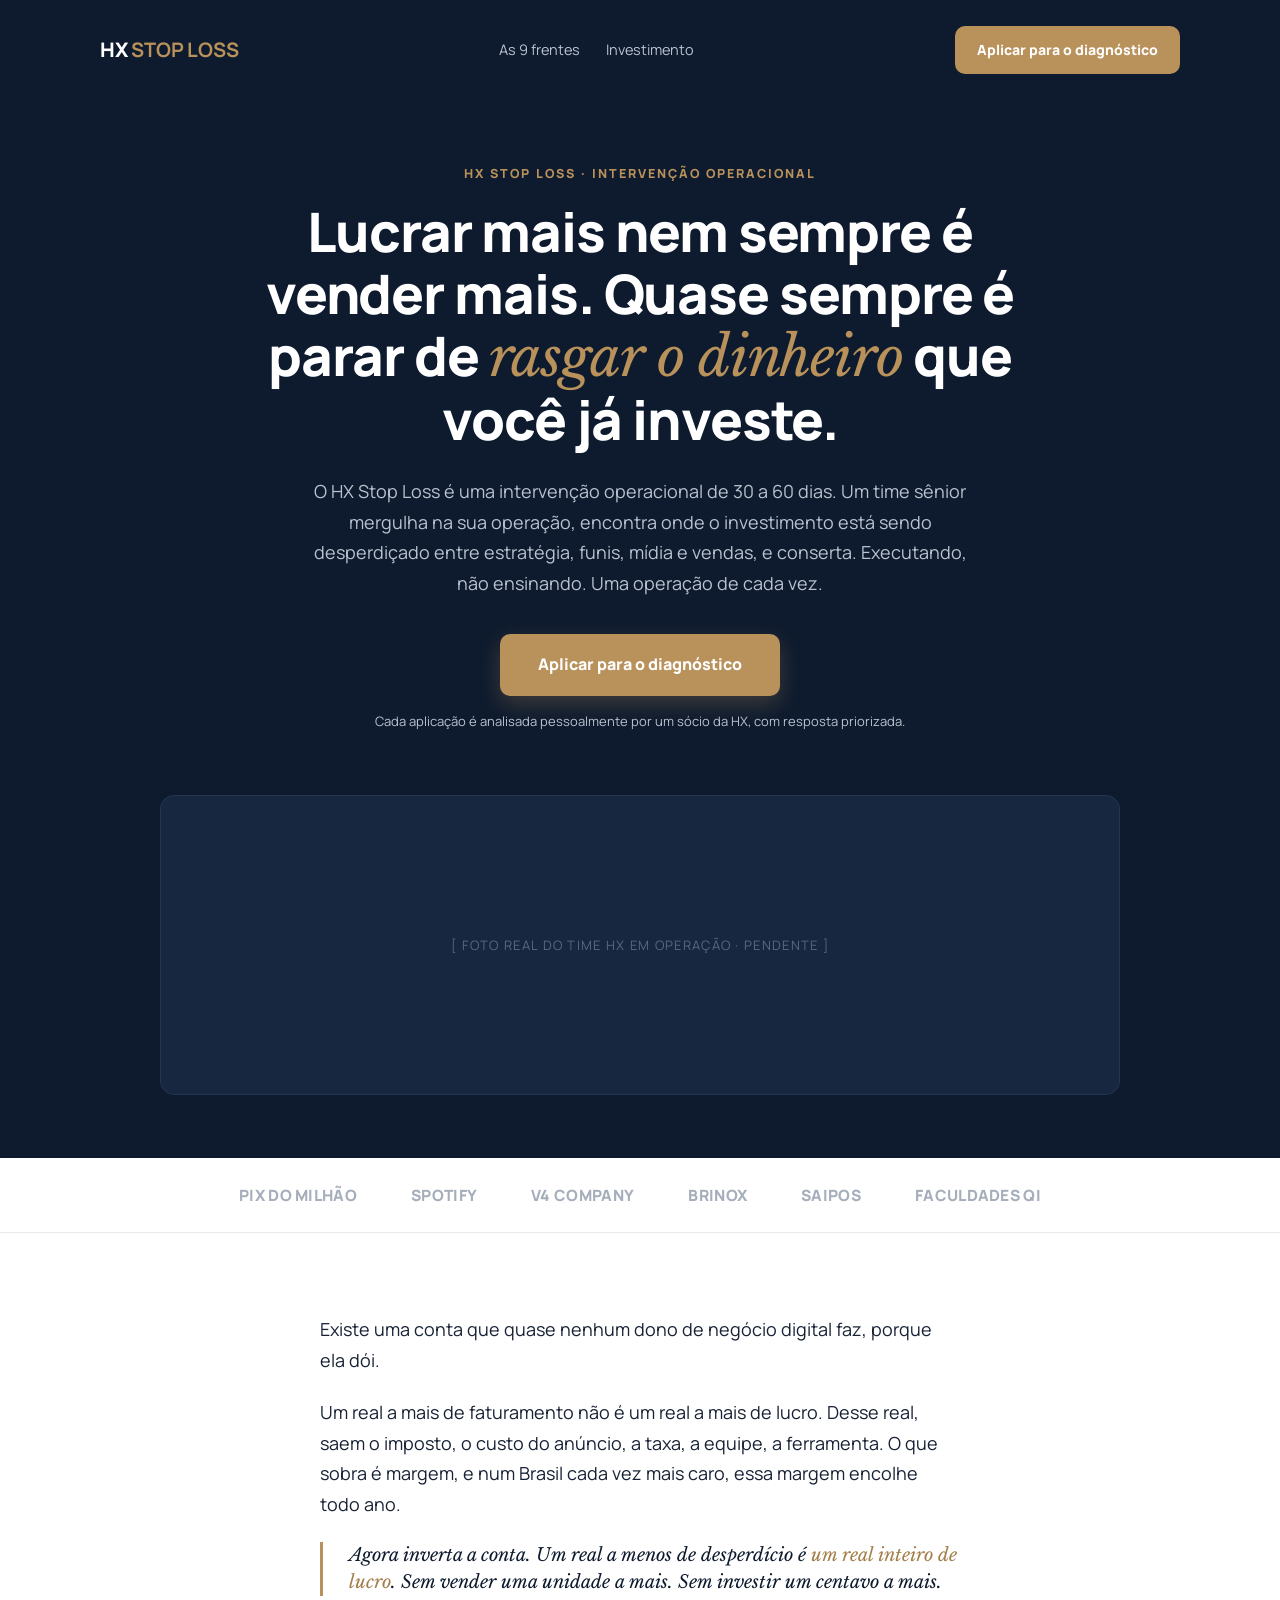
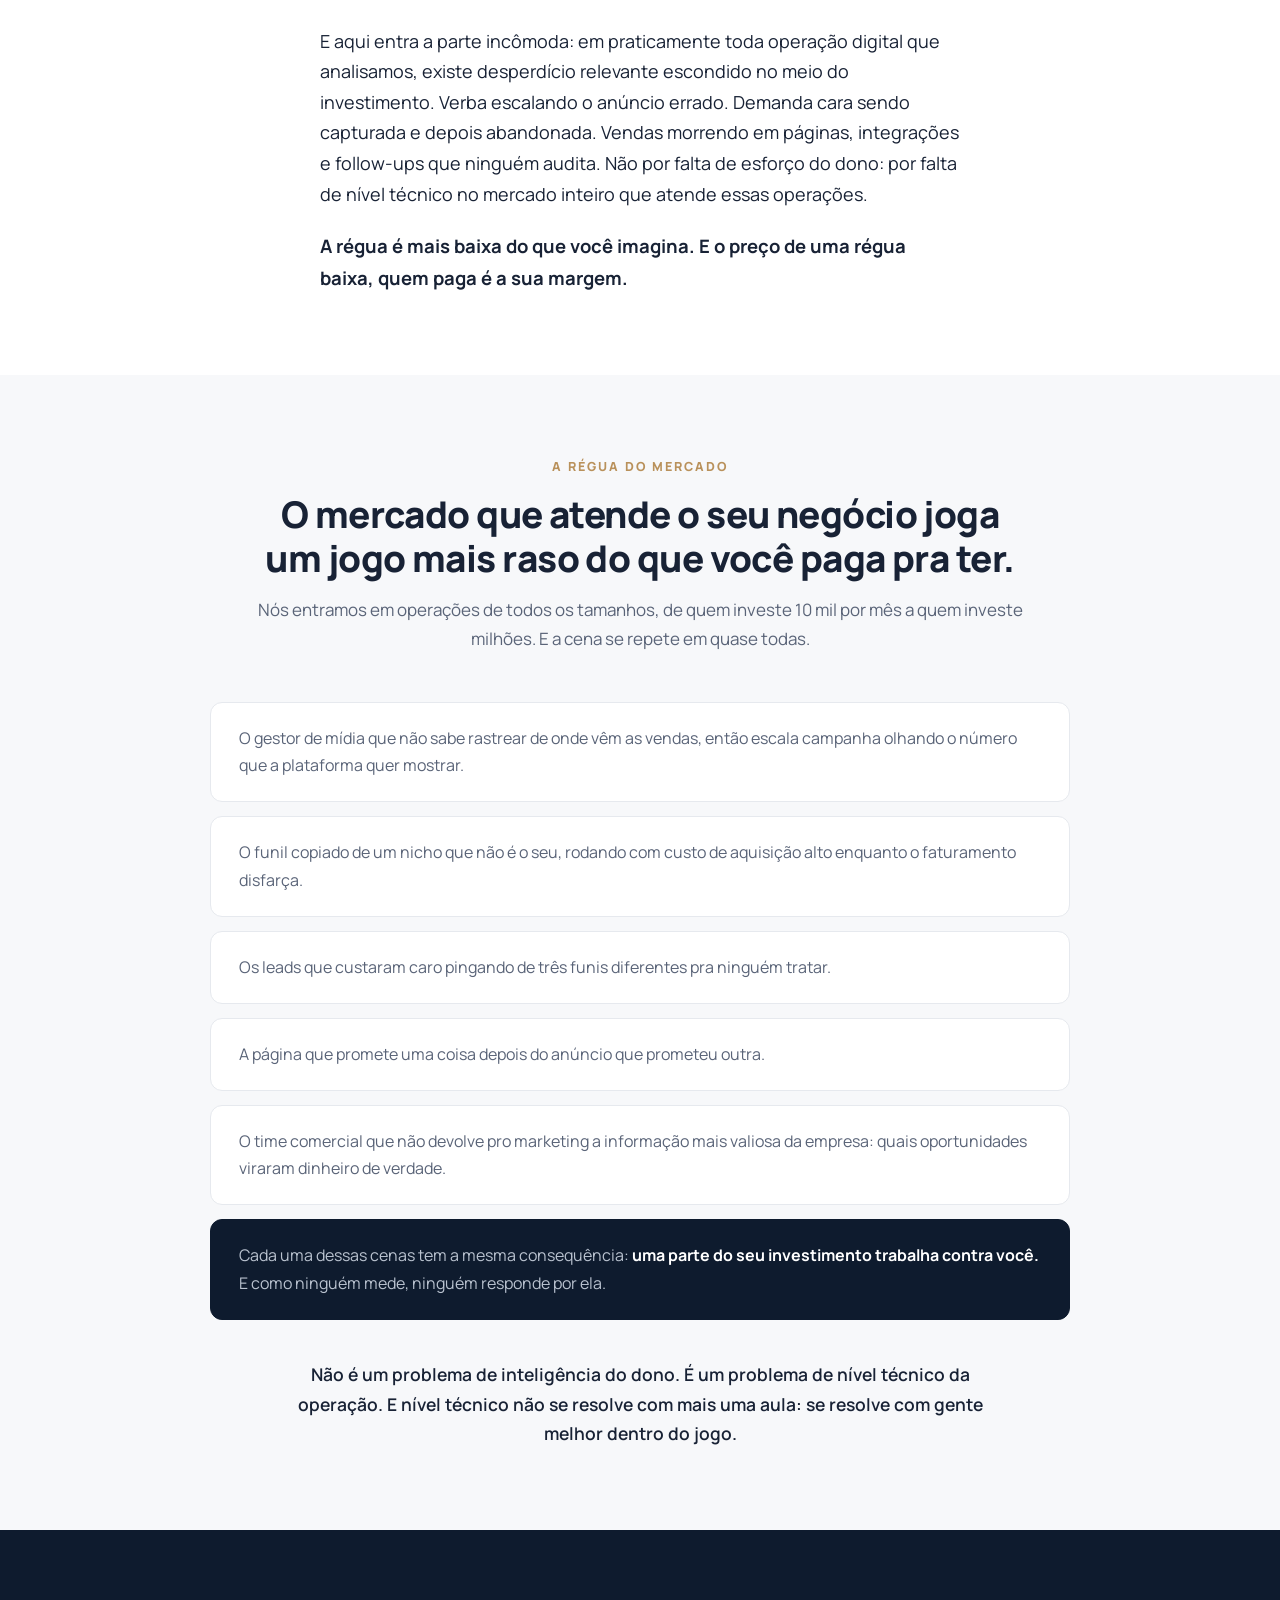
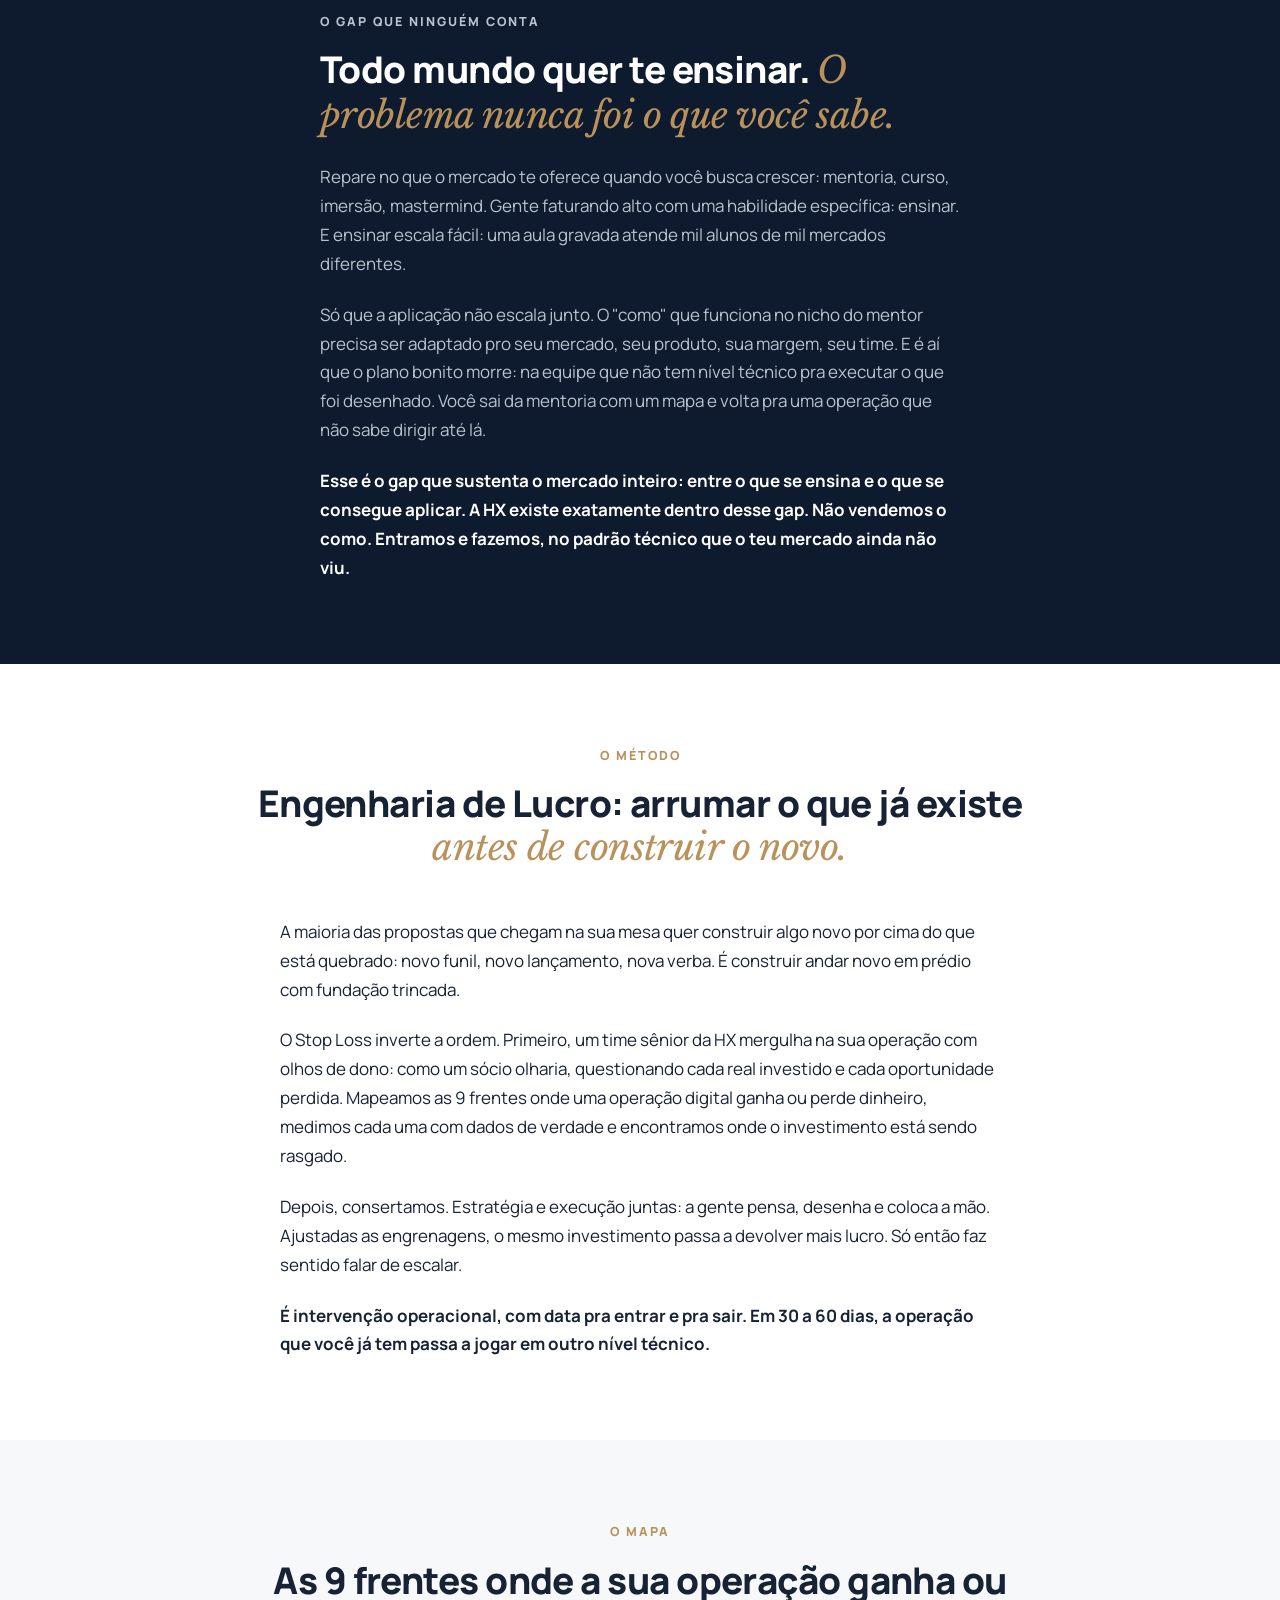
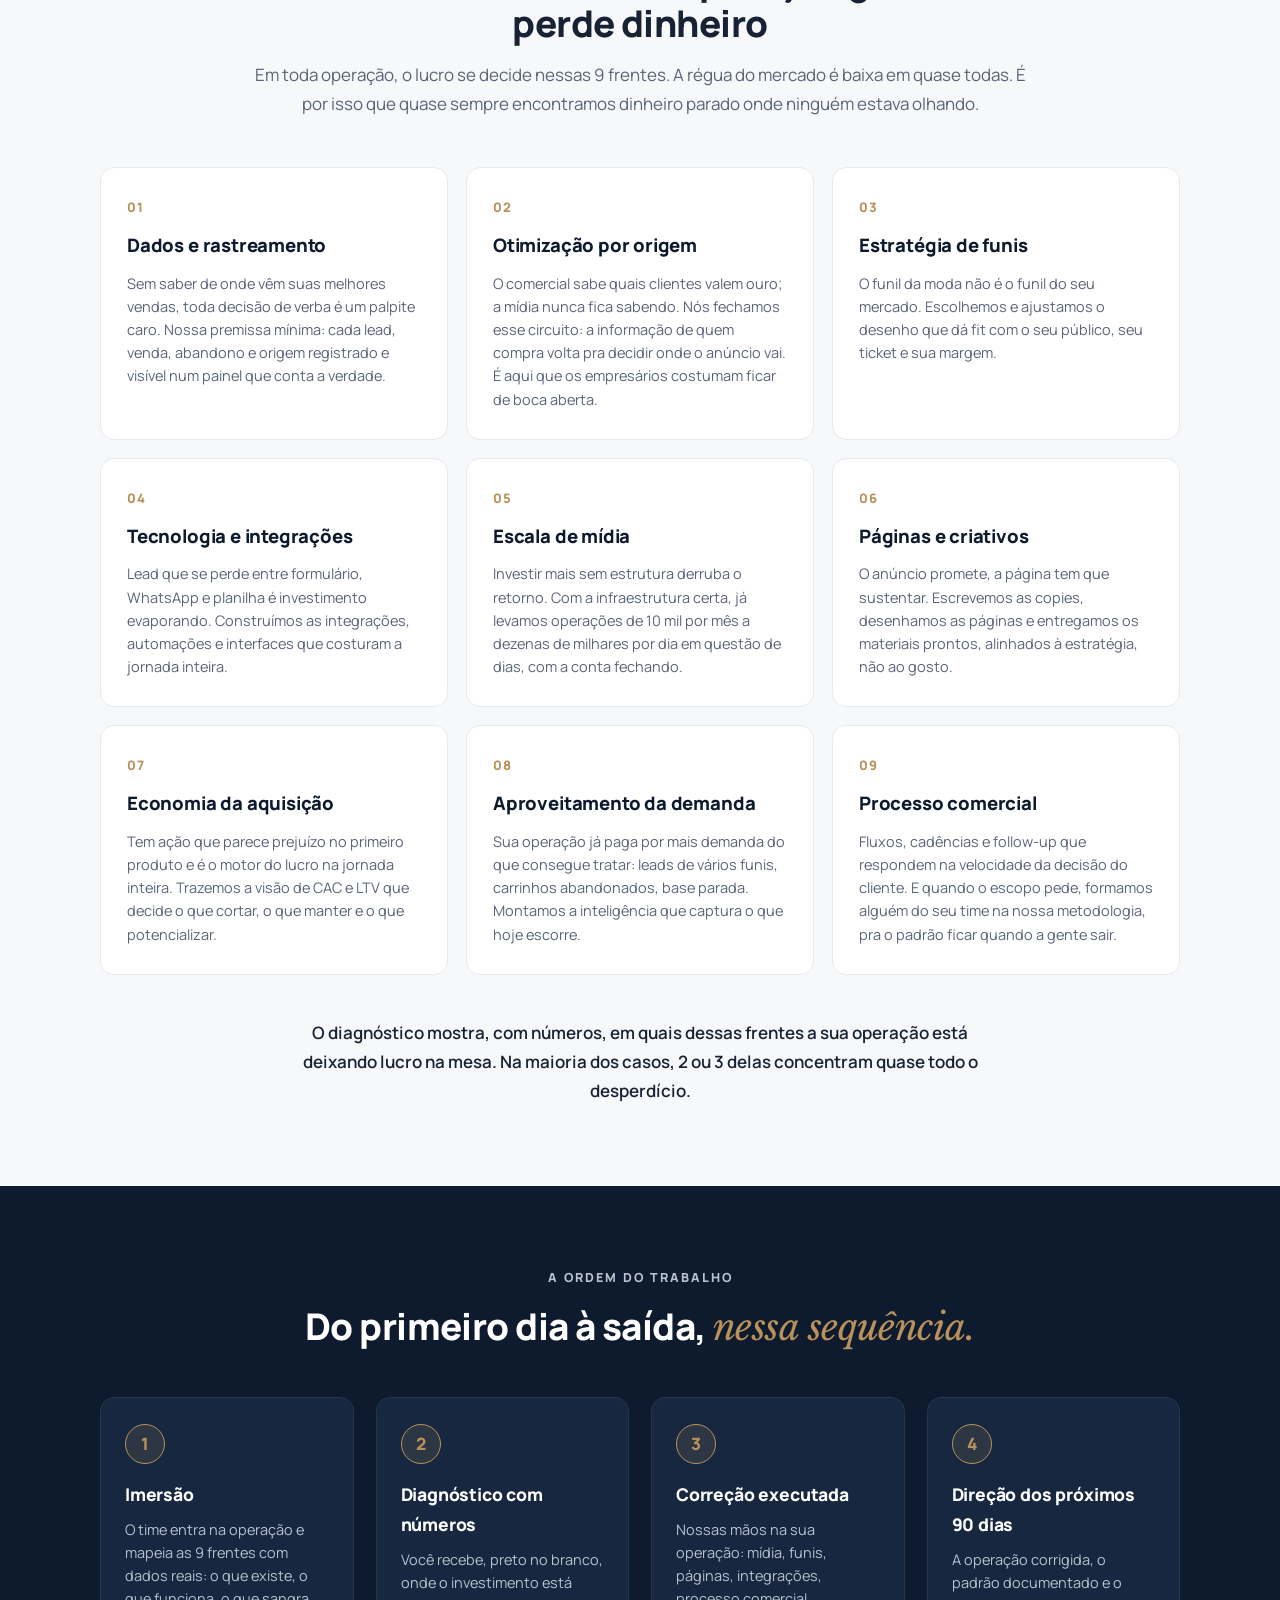
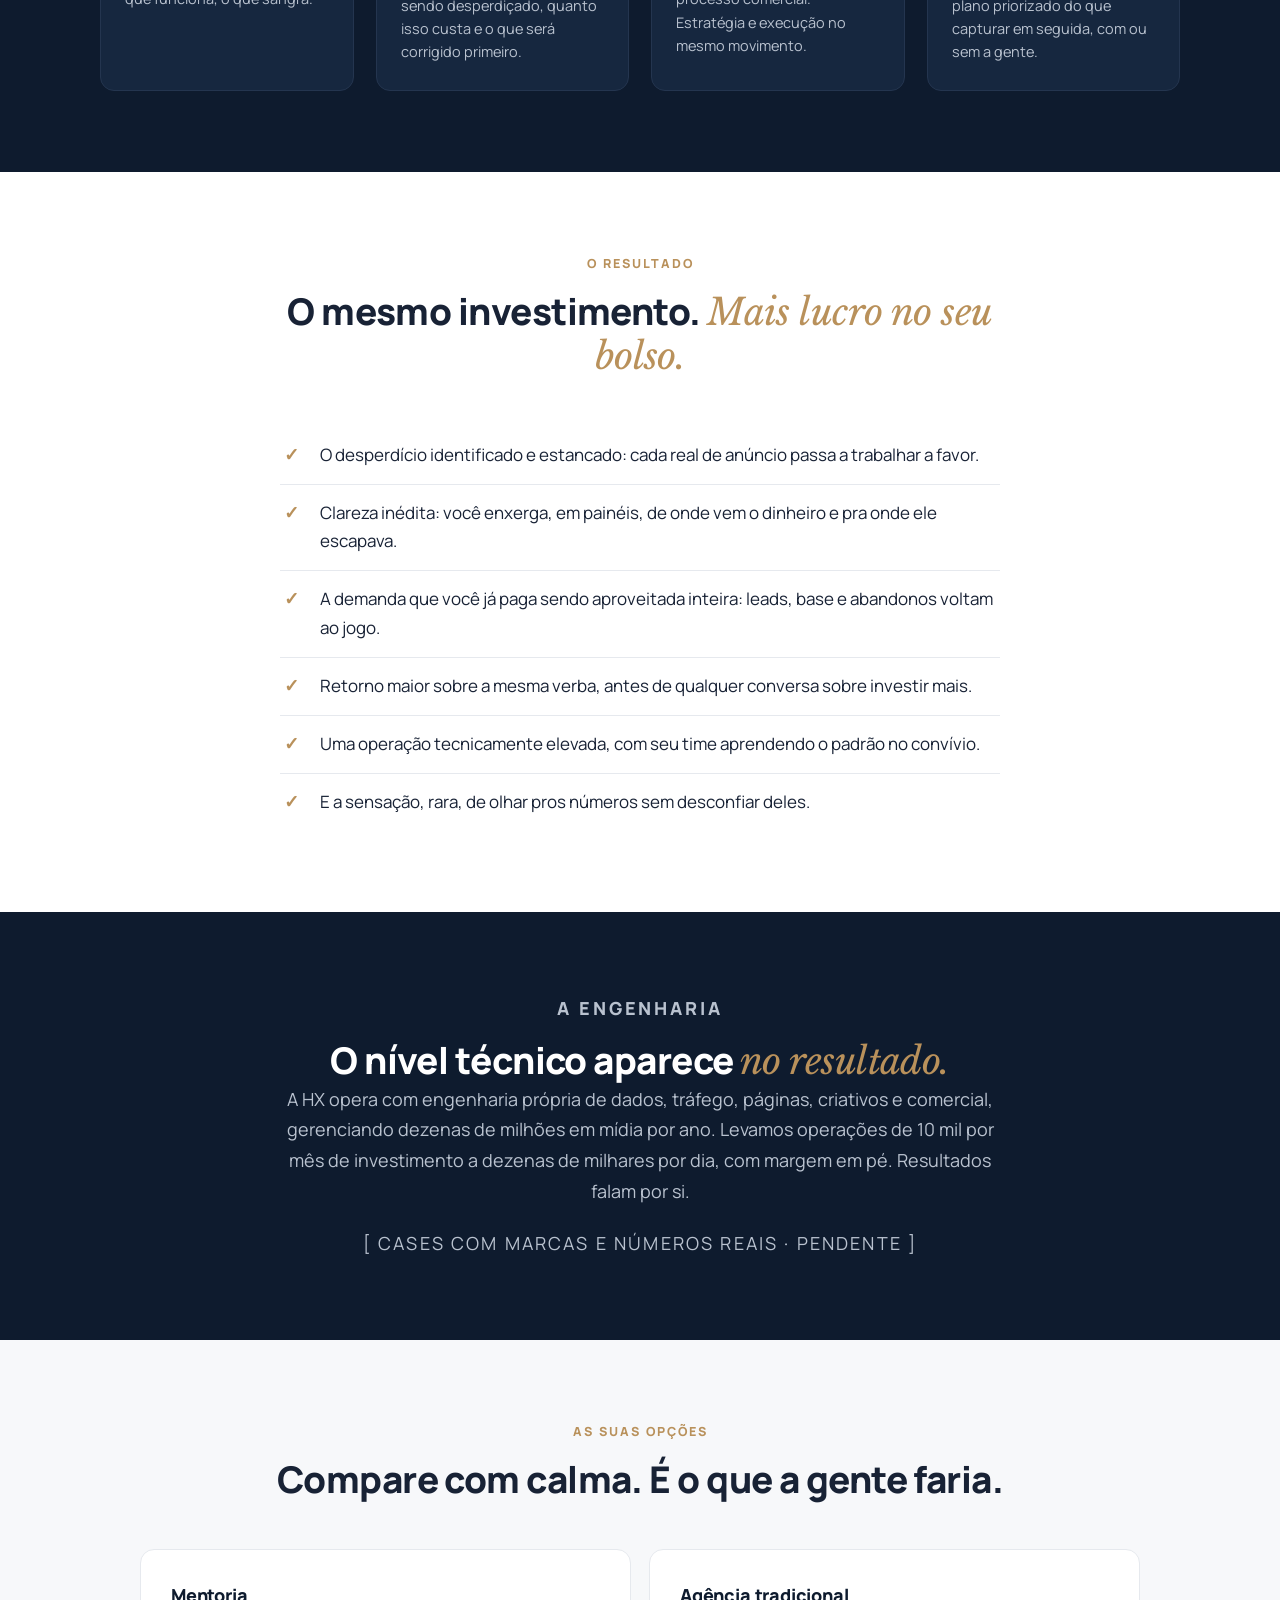
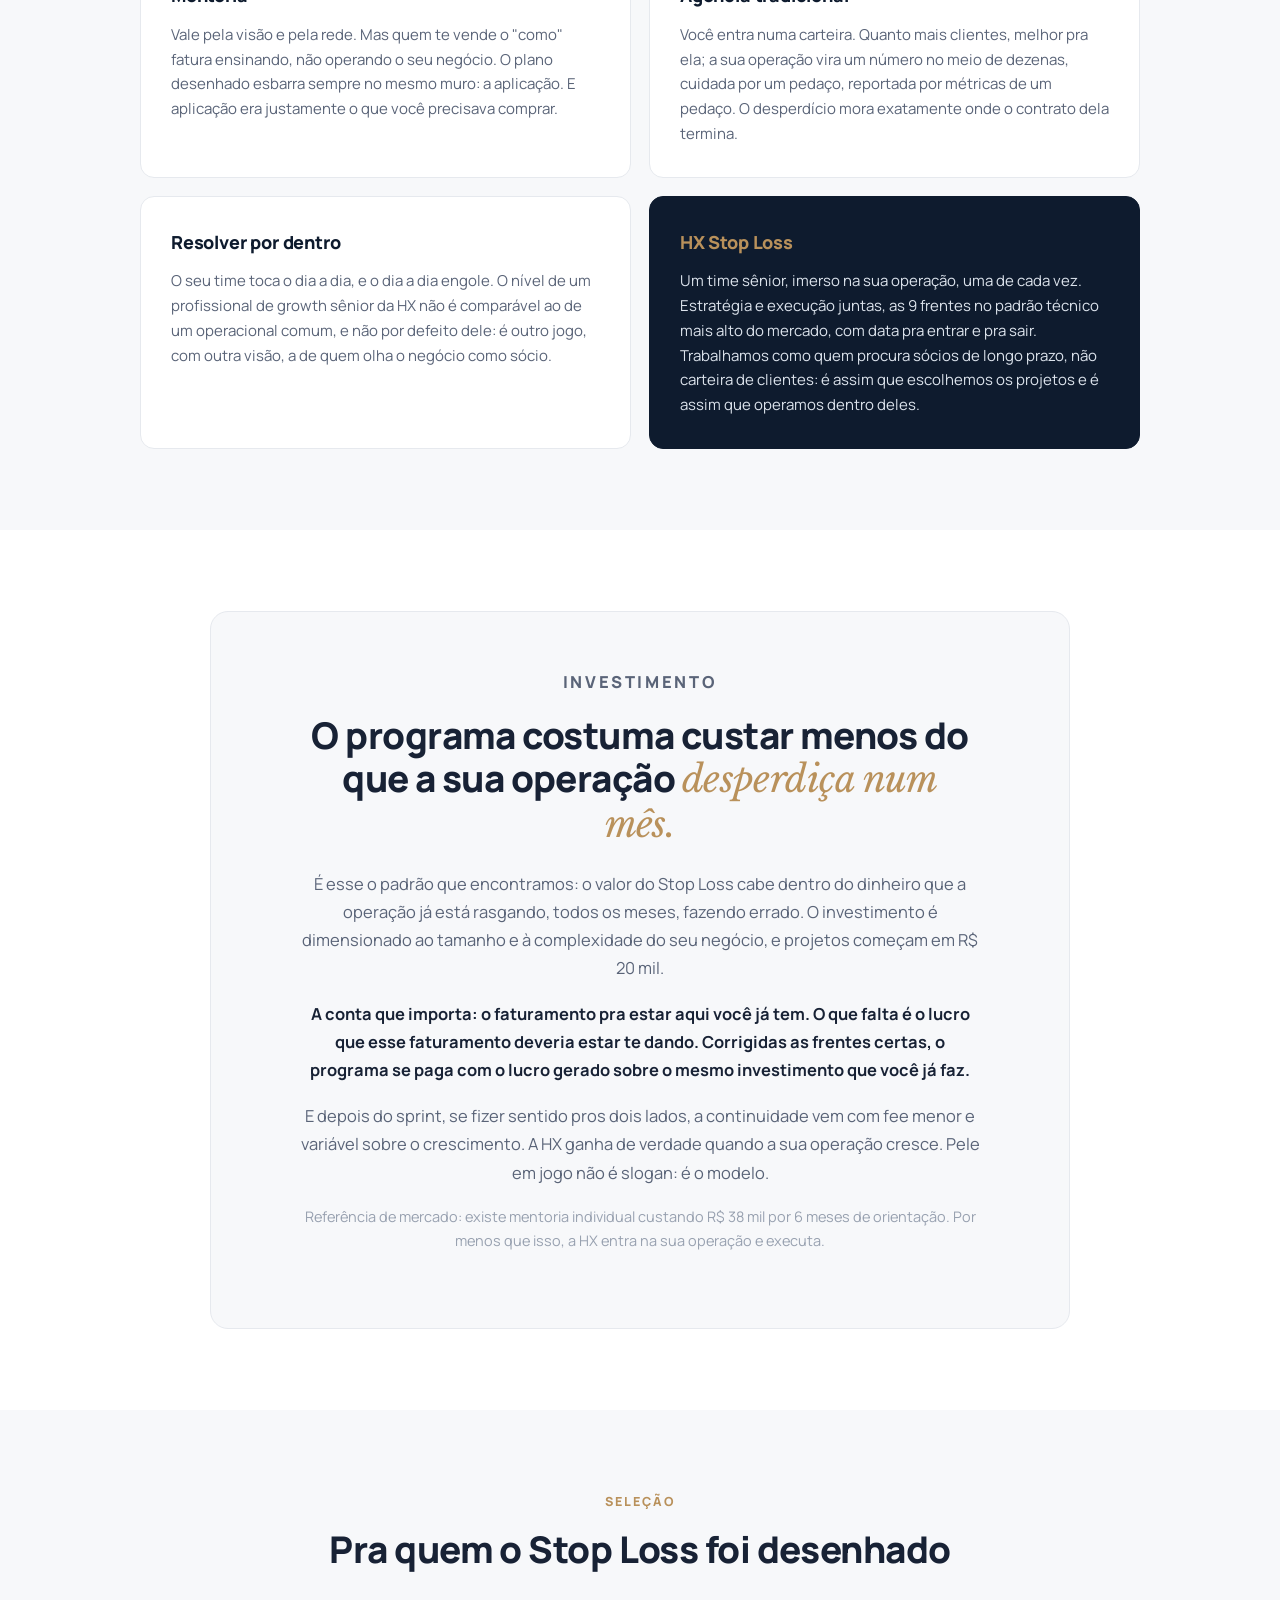
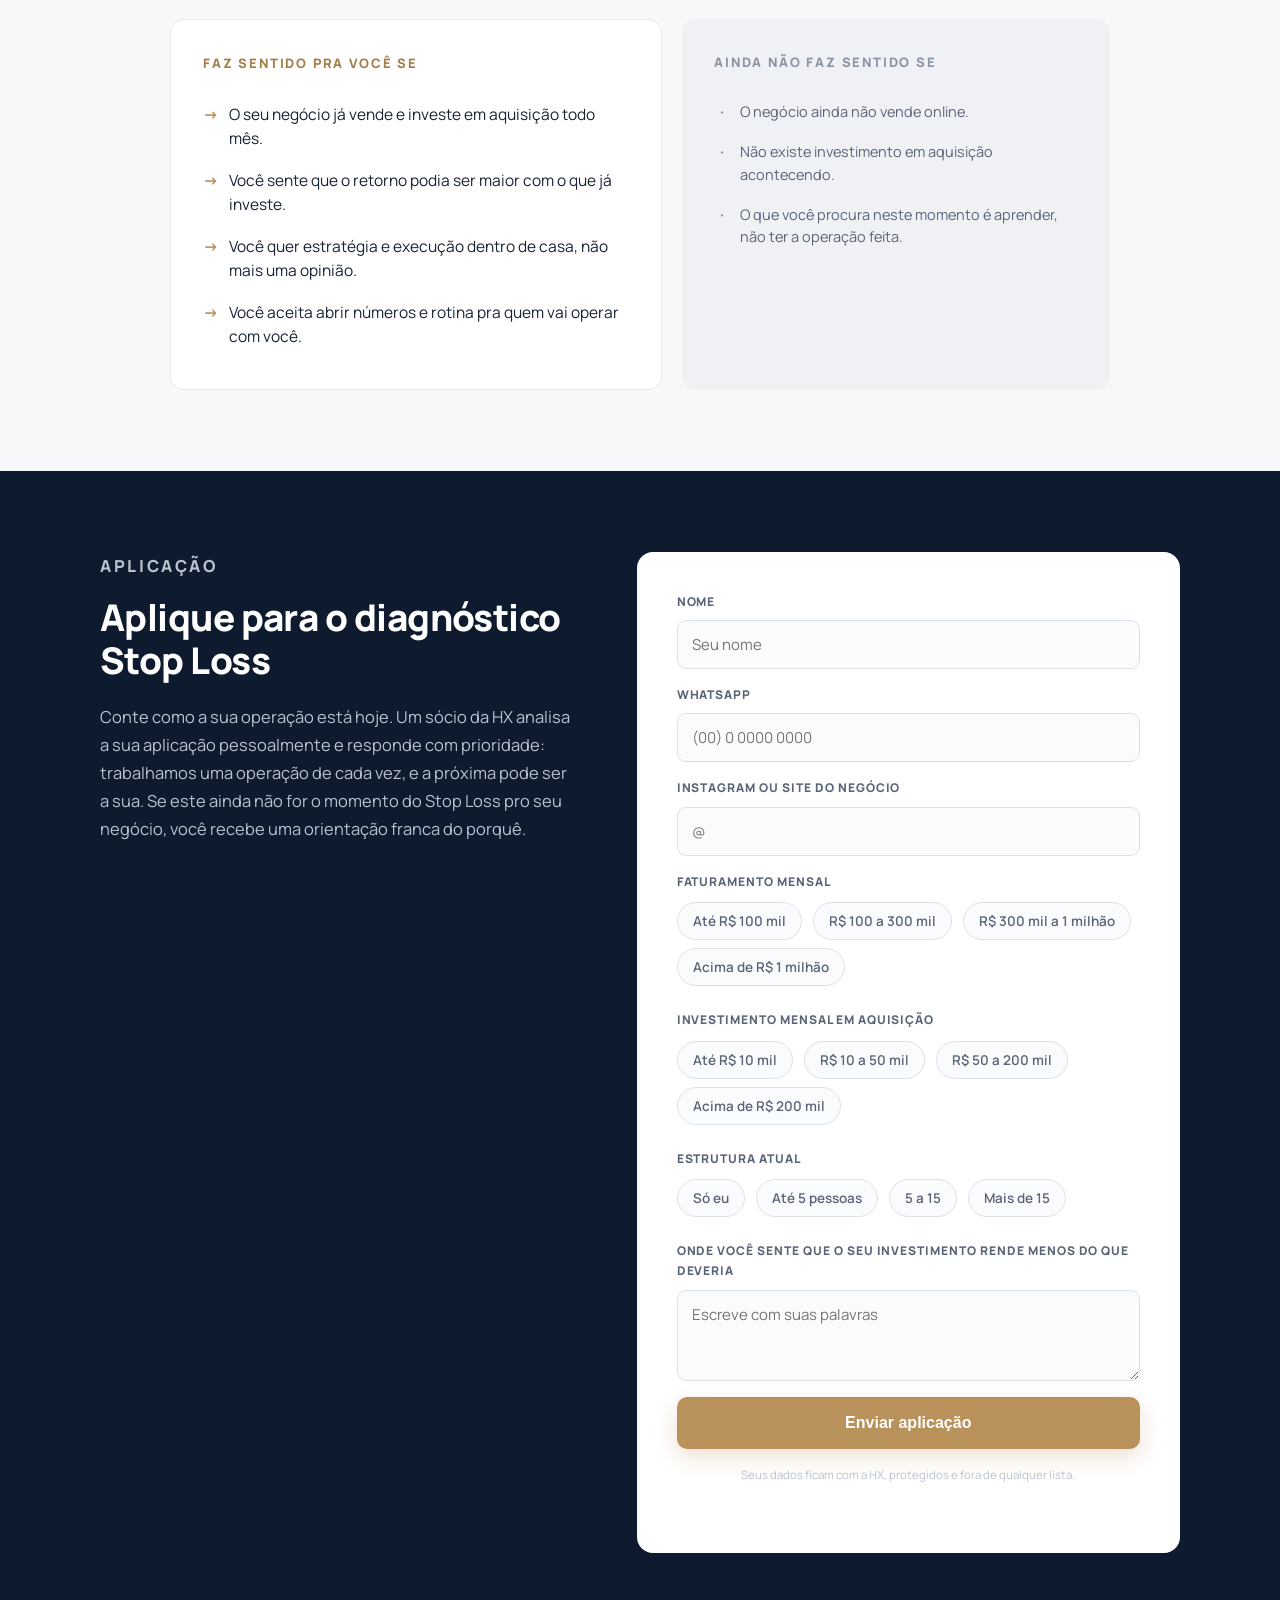
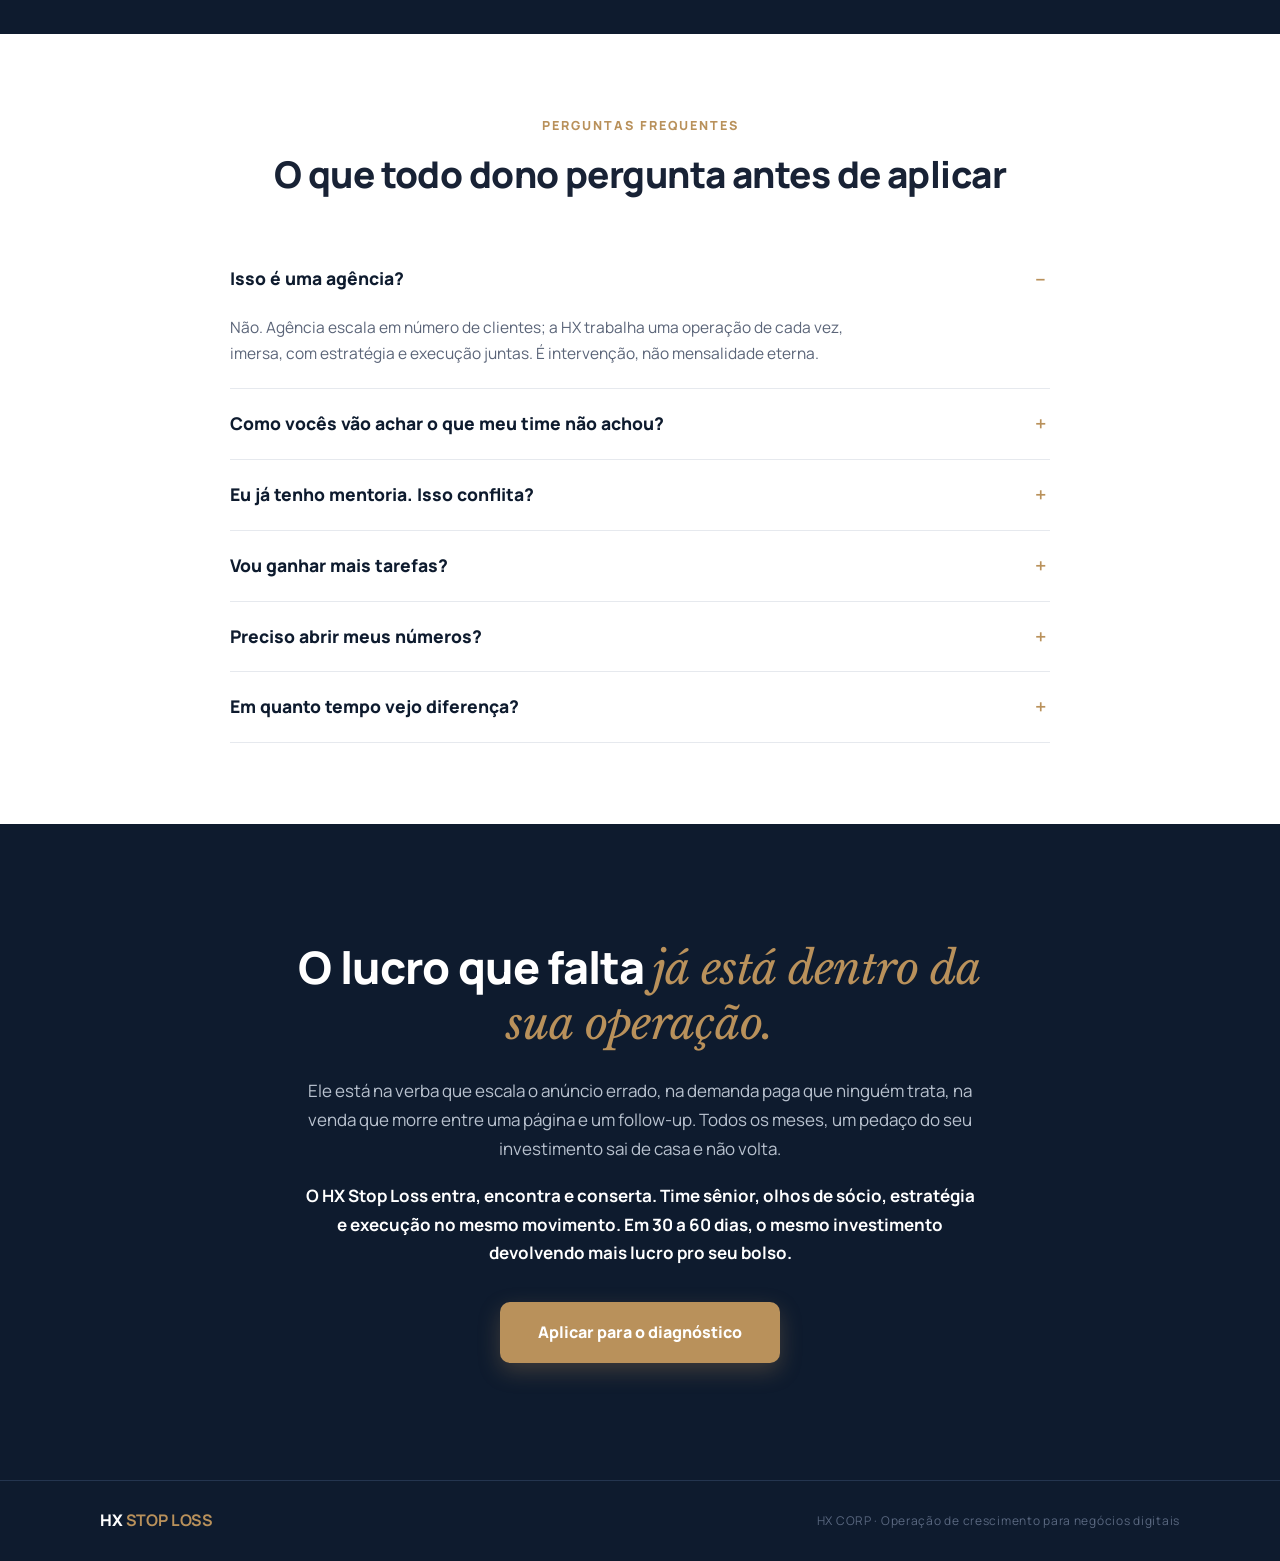
<file: index.html>
<!doctype html>
<html lang="pt-BR">
<head>
  <meta charset="utf-8">
  <meta name="viewport" content="width=device-width, initial-scale=1">
  <title>HX Stop Loss · Intervenção operacional: mais lucro com o investimento que você já faz</title>
  <meta name="description" content="O HX Stop Loss é uma intervenção operacional de 30 a 60 dias. Um time sênior mergulha na sua operação, encontra onde o investimento está sendo desperdiçado e conserta. Executando, não ensinando.">
  <meta property="og:title" content="HX Stop Loss · Lucrar mais nem sempre é vender mais.">
  <meta property="og:description" content="Intervenção operacional de 30 a 60 dias: um time sênior encontra onde o seu investimento está sendo desperdiçado e conserta, executando.">
  <meta property="og:type" content="website">
  <meta name="theme-color" content="#0E1B2E">

  <link rel="preconnect" href="https://fonts.googleapis.com">
  <link rel="preconnect" href="https://fonts.gstatic.com" crossorigin>
  <link href="https://fonts.googleapis.com/css2?family=Manrope:wght@500;600;700;800&family=Libre+Baskerville:ital@0;1&display=swap" rel="stylesheet">
  <link rel="stylesheet" href="styles.css">
</head>
<body>

  <!-- ============ DOBRA 01 · HERO ============ -->
  <header class="hero" id="topo">
    <div class="wrap">
      <nav class="nav">
        <div class="logo">HX <b>STOP LOSS</b></div>
        <div class="nav-links">
          <a href="#frentes">As 9 frentes</a>
          <a href="#investimento">Investimento</a>
        </div>
        <a href="#aplicacao" class="btn btn-sm">Aplicar para o diagnóstico</a>
      </nav>
      <div class="hero-inner">
        <p class="eyebrow reveal">HX STOP LOSS · INTERVENÇÃO OPERACIONAL</p>
        <h1 class="reveal">Lucrar mais nem sempre é vender mais. Quase sempre é parar de <span class="serif gold">rasgar o dinheiro</span> que você já investe.</h1>
        <p class="hero-sub reveal">O HX Stop Loss é uma intervenção operacional de 30 a 60 dias. Um time sênior mergulha na sua operação, encontra onde o investimento está sendo desperdiçado entre estratégia, funis, mídia e vendas, e conserta. Executando, não ensinando. Uma operação de cada vez.</p>
        <div class="hero-cta reveal">
          <a href="#aplicacao" class="btn">Aplicar para o diagnóstico</a>
          <p class="micro">Cada aplicação é analisada pessoalmente por um sócio da HX, com resposta priorizada.</p>
        </div>
      </div>
      <div class="hero-media reveal" aria-hidden="true">[ FOTO REAL DO TIME HX EM OPERAÇÃO · PENDENTE ]</div>
    </div>
  </header>

  <!-- logo bar -->
  <div class="logobar" aria-label="Operações atendidas">
    <div class="wrap logos reveal">
      <span>PIX DO MILHÃO</span><span>SPOTIFY</span><span>V4 COMPANY</span><span>BRINOX</span><span>SAIPOS</span><span>FACULDADES QI</span>
    </div>
  </div>

  <!-- ============ DOBRA 02 · LEAD ============ -->
  <section class="lead">
    <div class="wrap prose">
      <p class="reveal">Existe uma conta que quase nenhum dono de negócio digital faz, porque ela dói.</p>
      <p class="reveal">Um real a mais de faturamento não é um real a mais de lucro. Desse real, saem o imposto, o custo do anúncio, a taxa, a equipe, a ferramenta. O que sobra é margem, e num Brasil cada vez mais caro, essa margem encolhe todo ano.</p>
      <p class="pull serif reveal">Agora inverta a conta. Um real a menos de desperdício é <em>um real inteiro de lucro</em>. Sem vender uma unidade a mais. Sem investir um centavo a mais.</p>
      <p class="reveal">E aqui entra a parte incômoda: em praticamente toda operação digital que analisamos, existe desperdício relevante escondido no meio do investimento. Verba escalando o anúncio errado. Demanda cara sendo capturada e depois abandonada. Vendas morrendo em páginas, integrações e follow-ups que ninguém audita. Não por falta de esforço do dono: por falta de nível técnico no mercado inteiro que atende essas operações.</p>
      <p class="strong reveal">A régua é mais baixa do que você imagina. E o preço de uma régua baixa, quem paga é a sua margem.</p>
    </div>
  </section>

  <!-- ============ DOBRA 03 · PROBLEMA ============ -->
  <section class="problema">
    <div class="wrap">
      <div class="head reveal">
        <p class="eyebrow">A RÉGUA DO MERCADO</p>
        <h2>O mercado que atende o seu negócio joga um jogo mais raso do que você paga pra ter.</h2>
        <p class="sub">Nós entramos em operações de todos os tamanhos, de quem investe 10 mil por mês a quem investe milhões. E a cena se repete em quase todas.</p>
      </div>
      <div class="cenas">
        <div class="cena reveal"><p>O gestor de mídia que não sabe rastrear de onde vêm as vendas, então escala campanha olhando o número que a plataforma quer mostrar.</p></div>
        <div class="cena reveal"><p>O funil copiado de um nicho que não é o seu, rodando com custo de aquisição alto enquanto o faturamento disfarça.</p></div>
        <div class="cena reveal"><p>Os leads que custaram caro pingando de três funis diferentes pra ninguém tratar.</p></div>
        <div class="cena reveal"><p>A página que promete uma coisa depois do anúncio que prometeu outra.</p></div>
        <div class="cena reveal"><p>O time comercial que não devolve pro marketing a informação mais valiosa da empresa: quais oportunidades viraram dinheiro de verdade.</p></div>
        <div class="cena destaque reveal"><p>Cada uma dessas cenas tem a mesma consequência: <strong>uma parte do seu investimento trabalha contra você.</strong> E como ninguém mede, ninguém responde por ela.</p></div>
      </div>
      <p class="fecho prose reveal">Não é um problema de inteligência do dono. É um problema de nível técnico da operação. E nível técnico não se resolve com mais uma aula: se resolve com gente melhor dentro do jogo.</p>
    </div>
  </section>

  <!-- ============ DOBRA 04 · O GAP ============ -->
  <section class="gap dark">
    <div class="wrap prose-wide">
      <p class="eyebrow reveal">O GAP QUE NINGUÉM CONTA</p>
      <h2 class="reveal">Todo mundo quer te ensinar. <span class="serif gold">O problema nunca foi o que você sabe.</span></h2>
      <p class="reveal">Repare no que o mercado te oferece quando você busca crescer: mentoria, curso, imersão, mastermind. Gente faturando alto com uma habilidade específica: ensinar. E ensinar escala fácil: uma aula gravada atende mil alunos de mil mercados diferentes.</p>
      <p class="reveal">Só que a aplicação não escala junto. O "como" que funciona no nicho do mentor precisa ser adaptado pro seu mercado, seu produto, sua margem, seu time. E é aí que o plano bonito morre: na equipe que não tem nível técnico pra executar o que foi desenhado. Você sai da mentoria com um mapa e volta pra uma operação que não sabe dirigir até lá.</p>
      <p class="strong reveal">Esse é o gap que sustenta o mercado inteiro: entre o que se ensina e o que se consegue aplicar. A HX existe exatamente dentro desse gap. Não vendemos o como. Entramos e fazemos, no padrão técnico que o teu mercado ainda não viu.</p>
    </div>
  </section>

  <!-- ============ DOBRA 05 · MECANISMO ============ -->
  <section class="mecanismo">
    <div class="wrap">
      <div class="head reveal">
        <p class="eyebrow">O MÉTODO</p>
        <h2>Engenharia de Lucro: arrumar o que já existe <span class="serif gold">antes de construir o novo.</span></h2>
      </div>
      <div class="prose">
        <p class="reveal">A maioria das propostas que chegam na sua mesa quer construir algo novo por cima do que está quebrado: novo funil, novo lançamento, nova verba. É construir andar novo em prédio com fundação trincada.</p>
        <p class="reveal">O Stop Loss inverte a ordem. Primeiro, um time sênior da HX mergulha na sua operação com olhos de dono: como um sócio olharia, questionando cada real investido e cada oportunidade perdida. Mapeamos as 9 frentes onde uma operação digital ganha ou perde dinheiro, medimos cada uma com dados de verdade e encontramos onde o investimento está sendo rasgado.</p>
        <p class="reveal">Depois, consertamos. Estratégia e execução juntas: a gente pensa, desenha e coloca a mão. Ajustadas as engrenagens, o mesmo investimento passa a devolver mais lucro. Só então faz sentido falar de escalar.</p>
        <p class="strong reveal">É intervenção operacional, com data pra entrar e pra sair. Em 30 a 60 dias, a operação que você já tem passa a jogar em outro nível técnico.</p>
      </div>
    </div>
  </section>

  <!-- ============ DOBRA 06 · AS 9 FRENTES ============ -->
  <section class="frentes" id="frentes">
    <div class="wrap">
      <div class="head reveal">
        <p class="eyebrow">O MAPA</p>
        <h2>As 9 frentes onde a sua operação ganha ou perde dinheiro</h2>
        <p class="sub">Em toda operação, o lucro se decide nessas 9 frentes. A régua do mercado é baixa em quase todas. É por isso que quase sempre encontramos dinheiro parado onde ninguém estava olhando.</p>
      </div>
      <div class="grid9">
        <article class="card reveal"><span class="num">01</span><h3>Dados e rastreamento</h3><p>Sem saber de onde vêm suas melhores vendas, toda decisão de verba é um palpite caro. Nossa premissa mínima: cada lead, venda, abandono e origem registrado e visível num painel que conta a verdade.</p></article>
        <article class="card reveal"><span class="num">02</span><h3>Otimização por origem</h3><p>O comercial sabe quais clientes valem ouro; a mídia nunca fica sabendo. Nós fechamos esse circuito: a informação de quem compra volta pra decidir onde o anúncio vai. É aqui que os empresários costumam ficar de boca aberta.</p></article>
        <article class="card reveal"><span class="num">03</span><h3>Estratégia de funis</h3><p>O funil da moda não é o funil do seu mercado. Escolhemos e ajustamos o desenho que dá fit com o seu público, seu ticket e sua margem.</p></article>
        <article class="card reveal"><span class="num">04</span><h3>Tecnologia e integrações</h3><p>Lead que se perde entre formulário, WhatsApp e planilha é investimento evaporando. Construímos as integrações, automações e interfaces que costuram a jornada inteira.</p></article>
        <article class="card reveal"><span class="num">05</span><h3>Escala de mídia</h3><p>Investir mais sem estrutura derruba o retorno. Com a infraestrutura certa, já levamos operações de 10 mil por mês a dezenas de milhares por dia em questão de dias, com a conta fechando.</p></article>
        <article class="card reveal"><span class="num">06</span><h3>Páginas e criativos</h3><p>O anúncio promete, a página tem que sustentar. Escrevemos as copies, desenhamos as páginas e entregamos os materiais prontos, alinhados à estratégia, não ao gosto.</p></article>
        <article class="card reveal"><span class="num">07</span><h3>Economia da aquisição</h3><p>Tem ação que parece prejuízo no primeiro produto e é o motor do lucro na jornada inteira. Trazemos a visão de CAC e LTV que decide o que cortar, o que manter e o que potencializar.</p></article>
        <article class="card reveal"><span class="num">08</span><h3>Aproveitamento da demanda</h3><p>Sua operação já paga por mais demanda do que consegue tratar: leads de vários funis, carrinhos abandonados, base parada. Montamos a inteligência que captura o que hoje escorre.</p></article>
        <article class="card reveal"><span class="num">09</span><h3>Processo comercial</h3><p>Fluxos, cadências e follow-up que respondem na velocidade da decisão do cliente. E quando o escopo pede, formamos alguém do seu time na nossa metodologia, pra o padrão ficar quando a gente sair.</p></article>
      </div>
      <p class="fecho prose reveal">O diagnóstico mostra, com números, em quais dessas frentes a sua operação está deixando lucro na mesa. Na maioria dos casos, 2 ou 3 delas concentram quase todo o desperdício.</p>
    </div>
  </section>

  <!-- ============ DOBRA 07 · COMO FUNCIONA ============ -->
  <section class="como dark">
    <div class="wrap">
      <div class="head reveal">
        <p class="eyebrow">A ORDEM DO TRABALHO</p>
        <h2>Do primeiro dia à saída, <span class="serif gold">nessa sequência.</span></h2>
      </div>
      <div class="steps">
        <article class="step reveal"><span class="snum">1</span><h3>Imersão</h3><p>O time entra na operação e mapeia as 9 frentes com dados reais: o que existe, o que funciona, o que sangra.</p></article>
        <article class="step reveal"><span class="snum">2</span><h3>Diagnóstico com números</h3><p>Você recebe, preto no branco, onde o investimento está sendo desperdiçado, quanto isso custa e o que será corrigido primeiro.</p></article>
        <article class="step reveal"><span class="snum">3</span><h3>Correção executada</h3><p>Nossas mãos na sua operação: mídia, funis, páginas, integrações, processo comercial. Estratégia e execução no mesmo movimento.</p></article>
        <article class="step reveal"><span class="snum">4</span><h3>Direção dos próximos 90 dias</h3><p>A operação corrigida, o padrão documentado e o plano priorizado do que capturar em seguida, com ou sem a gente.</p></article>
      </div>
    </div>
  </section>

  <!-- ============ DOBRA 08 · O QUE MUDA ============ -->
  <section class="muda">
    <div class="wrap">
      <div class="head reveal">
        <p class="eyebrow">O RESULTADO</p>
        <h2>O mesmo investimento. <span class="serif gold">Mais lucro no seu bolso.</span></h2>
      </div>
      <ul class="checklist">
        <li class="reveal">O desperdício identificado e estancado: cada real de anúncio passa a trabalhar a favor.</li>
        <li class="reveal">Clareza inédita: você enxerga, em painéis, de onde vem o dinheiro e pra onde ele escapava.</li>
        <li class="reveal">A demanda que você já paga sendo aproveitada inteira: leads, base e abandonos voltam ao jogo.</li>
        <li class="reveal">Retorno maior sobre a mesma verba, antes de qualquer conversa sobre investir mais.</li>
        <li class="reveal">Uma operação tecnicamente elevada, com seu time aprendendo o padrão no convívio.</li>
        <li class="reveal">E a sensação, rara, de olhar pros números sem desconfiar deles.</li>
      </ul>
    </div>
  </section>

  <!-- ============ DOBRA 09 · PROVAS ============ -->
  <section class="provas dark">
    <div class="wrap prose-wide">
      <p class="eyebrow reveal">A ENGENHARIA</p>
      <h2 class="reveal">O nível técnico aparece <span class="serif gold">no resultado.</span></h2>
      <p class="reveal">A HX opera com engenharia própria de dados, tráfego, páginas, criativos e comercial, gerenciando dezenas de milhões em mídia por ano. Levamos operações de 10 mil por mês de investimento a dezenas de milhares por dia, com margem em pé. Resultados falam por si.</p>
      <p class="pendencia reveal">[ CASES COM MARCAS E NÚMEROS REAIS · PENDENTE ]</p>
    </div>
  </section>

  <!-- ============ DOBRA 10 · ALTERNATIVAS ============ -->
  <section class="alternativas">
    <div class="wrap">
      <div class="head reveal">
        <p class="eyebrow">AS SUAS OPÇÕES</p>
        <h2>Compare com calma. É o que a gente faria.</h2>
      </div>
      <div class="alts">
        <article class="alt reveal"><h3>Mentoria</h3><p>Vale pela visão e pela rede. Mas quem te vende o "como" fatura ensinando, não operando o seu negócio. O plano desenhado esbarra sempre no mesmo muro: a aplicação. E aplicação era justamente o que você precisava comprar.</p></article>
        <article class="alt reveal"><h3>Agência tradicional</h3><p>Você entra numa carteira. Quanto mais clientes, melhor pra ela; a sua operação vira um número no meio de dezenas, cuidada por um pedaço, reportada por métricas de um pedaço. O desperdício mora exatamente onde o contrato dela termina.</p></article>
        <article class="alt reveal"><h3>Resolver por dentro</h3><p>O seu time toca o dia a dia, e o dia a dia engole. O nível de um profissional de growth sênior da HX não é comparável ao de um operacional comum, e não por defeito dele: é outro jogo, com outra visão, a de quem olha o negócio como sócio.</p></article>
        <article class="alt alt-hx reveal"><h3>HX Stop Loss</h3><p>Um time sênior, imerso na sua operação, uma de cada vez. Estratégia e execução juntas, as 9 frentes no padrão técnico mais alto do mercado, com data pra entrar e pra sair. Trabalhamos como quem procura sócios de longo prazo, não carteira de clientes: é assim que escolhemos os projetos e é assim que operamos dentro deles.</p></article>
      </div>
    </div>
  </section>

  <!-- ============ DOBRA 11 · INVESTIMENTO ============ -->
  <section class="investimento" id="investimento">
    <div class="wrap">
      <div class="inv-card reveal">
        <p class="eyebrow">INVESTIMENTO</p>
        <h2>O programa costuma custar menos do que a sua operação <span class="serif gold">desperdiça num mês.</span></h2>
        <p>É esse o padrão que encontramos: o valor do Stop Loss cabe dentro do dinheiro que a operação já está rasgando, todos os meses, fazendo errado. O investimento é dimensionado ao tamanho e à complexidade do seu negócio, e projetos começam em R$ 20 mil.</p>
        <p class="strong">A conta que importa: o faturamento pra estar aqui você já tem. O que falta é o lucro que esse faturamento deveria estar te dando. Corrigidas as frentes certas, o programa se paga com o lucro gerado sobre o mesmo investimento que você já faz.</p>
        <p>E depois do sprint, se fizer sentido pros dois lados, a continuidade vem com fee menor e variável sobre o crescimento. A HX ganha de verdade quando a sua operação cresce. Pele em jogo não é slogan: é o modelo.</p>
        <p class="ancora">Referência de mercado: existe mentoria individual custando R$ 38 mil por 6 meses de orientação. Por menos que isso, a HX entra na sua operação e executa.</p>
      </div>
    </div>
  </section>

  <!-- ============ DOBRA 12 · FIT ============ -->
  <section class="fit">
    <div class="wrap">
      <div class="head reveal">
        <p class="eyebrow">SELEÇÃO</p>
        <h2>Pra quem o Stop Loss foi desenhado</h2>
      </div>
      <div class="fit-cols">
        <div class="fit-col fit-sim reveal">
          <h3>Faz sentido pra você se</h3>
          <ul>
            <li>O seu negócio já vende e investe em aquisição todo mês.</li>
            <li>Você sente que o retorno podia ser maior com o que já investe.</li>
            <li>Você quer estratégia e execução dentro de casa, não mais uma opinião.</li>
            <li>Você aceita abrir números e rotina pra quem vai operar com você.</li>
          </ul>
        </div>
        <div class="fit-col fit-nao reveal">
          <h3>Ainda não faz sentido se</h3>
          <ul>
            <li>O negócio ainda não vende online.</li>
            <li>Não existe investimento em aquisição acontecendo.</li>
            <li>O que você procura neste momento é aprender, não ter a operação feita.</li>
          </ul>
        </div>
      </div>
    </div>
  </section>

  <!-- ============ DOBRA 13 · APLICAÇÃO ============ -->
  <section class="aplicacao dark" id="aplicacao">
    <div class="wrap apl-grid">
      <div class="apl-left">
        <p class="eyebrow reveal">APLICAÇÃO</p>
        <h2 class="reveal">Aplique para o diagnóstico Stop&nbsp;Loss</h2>
        <p class="reveal">Conte como a sua operação está hoje. Um sócio da HX analisa a sua aplicação pessoalmente e responde com prioridade: trabalhamos uma operação de cada vez, e a próxima pode ser a sua. Se este ainda não for o momento do Stop Loss pro seu negócio, você recebe uma orientação franca do porquê.</p>
      </div>
      <form class="form reveal" id="formAplicacao" novalidate>
        <div class="field">
          <label for="fNome">Nome</label>
          <input type="text" id="fNome" name="nome" placeholder="Seu nome" required autocomplete="name">
        </div>
        <div class="field">
          <label for="fZap">WhatsApp</label>
          <input type="tel" id="fZap" name="whatsapp" placeholder="(00) 0 0000 0000" required autocomplete="tel" inputmode="tel">
        </div>
        <div class="field">
          <label for="fInsta">Instagram ou site do negócio</label>
          <input type="text" id="fInsta" name="instagram_site" placeholder="@">
        </div>
        <fieldset class="field pills" data-name="faturamento">
          <legend>Faturamento mensal</legend>
          <button type="button">Até R$ 100 mil</button>
          <button type="button">R$ 100 a 300 mil</button>
          <button type="button">R$ 300 mil a 1 milhão</button>
          <button type="button">Acima de R$ 1 milhão</button>
        </fieldset>
        <fieldset class="field pills" data-name="investimento_aquisicao">
          <legend>Investimento mensal em aquisição</legend>
          <button type="button">Até R$ 10 mil</button>
          <button type="button">R$ 10 a 50 mil</button>
          <button type="button">R$ 50 a 200 mil</button>
          <button type="button">Acima de R$ 200 mil</button>
        </fieldset>
        <fieldset class="field pills" data-name="estrutura">
          <legend>Estrutura atual</legend>
          <button type="button">Só eu</button>
          <button type="button">Até 5 pessoas</button>
          <button type="button">5 a 15</button>
          <button type="button">Mais de 15</button>
        </fieldset>
        <div class="field">
          <label for="fVaza">Onde você sente que o seu investimento rende menos do que deveria</label>
          <textarea id="fVaza" name="gargalo" rows="3" placeholder="Escreve com suas palavras"></textarea>
        </div>
        <button type="submit" class="btn btn-full" id="btnEnviar">Enviar aplicação</button>
        <p class="form-note">Seus dados ficam com a HX, protegidos e fora de qualquer lista.</p>
        <p class="form-feedback" id="formFeedback" role="status"></p>
      </form>
    </div>
  </section>

  <!-- ============ DOBRA 14 · FAQ ============ -->
  <section class="faq">
    <div class="wrap">
      <div class="head reveal">
        <p class="eyebrow">PERGUNTAS FREQUENTES</p>
        <h2>O que todo dono pergunta antes de aplicar</h2>
      </div>
      <div class="faq-list reveal">
        <details open>
          <summary>Isso é uma agência?</summary>
          <p>Não. Agência escala em número de clientes; a HX trabalha uma operação de cada vez, imersa, com estratégia e execução juntas. É intervenção, não mensalidade eterna.</p>
        </details>
        <details>
          <summary>Como vocês vão achar o que meu time não achou?</summary>
          <p>Porque é outro jogo. Um profissional de growth sênior da HX enxerga a operação como um sócio enxergaria: origem por origem, funil por funil, do anúncio ao lucro. Quem está dentro da rotina não tem a distância, e raramente o repertório técnico, pra chegar nessas respostas. Não é defeito do seu time: é o nível do jogo.</p>
        </details>
        <details>
          <summary>Eu já tenho mentoria. Isso conflita?</summary>
          <p>Não. A mentoria te dá direção de negócio; nós fazemos a operação alcançar o nível técnico que essa direção exige. É comum a mentoria desenhar e a gente ser quem constrói.</p>
        </details>
        <details>
          <summary>Vou ganhar mais tarefas?</summary>
          <p>Não. O Stop Loss é provavelmente a primeira contratação que remove peso da sua mesa: as correções são executadas por nós, junto do seu time.</p>
        </details>
        <details>
          <summary>Preciso abrir meus números?</summary>
          <p>Sim, com NDA assinado. Lucro não se otimiza no escuro, e é exatamente por operarem no escuro que as operações desperdiçam.</p>
        </details>
        <details>
          <summary>Em quanto tempo vejo diferença?</summary>
          <p>A intervenção dura de 30 a 60 dias e boa parte das correções gera efeito ainda dentro dela. Você sai com o desperdício estancado e a direção dos próximos 90 dias priorizada com números.</p>
        </details>
      </div>
    </div>
  </section>

  <!-- ============ DOBRA 15 · FECHAMENTO ============ -->
  <section class="final dark">
    <div class="wrap">
      <h2 class="reveal">O lucro que falta <span class="serif gold">já está dentro da sua operação.</span></h2>
      <p class="reveal">Ele está na verba que escala o anúncio errado, na demanda paga que ninguém trata, na venda que morre entre uma página e um follow-up. Todos os meses, um pedaço do seu investimento sai de casa e não volta.</p>
      <p class="strong reveal">O HX Stop Loss entra, encontra e conserta. Time sênior, olhos de sócio, estratégia e execução no mesmo movimento. Em 30 a 60 dias, o mesmo investimento devolvendo mais lucro pro seu bolso.</p>
      <a href="#aplicacao" class="btn reveal">Aplicar para o diagnóstico</a>
    </div>
  </section>

  <footer class="footer">
    <div class="wrap">
      <div class="logo">HX <b>STOP LOSS</b></div>
      <p>HX CORP · Operação de crescimento para negócios digitais</p>
    </div>
  </footer>

  <script src="script.js" defer></script>
</body>
</html>
</file>
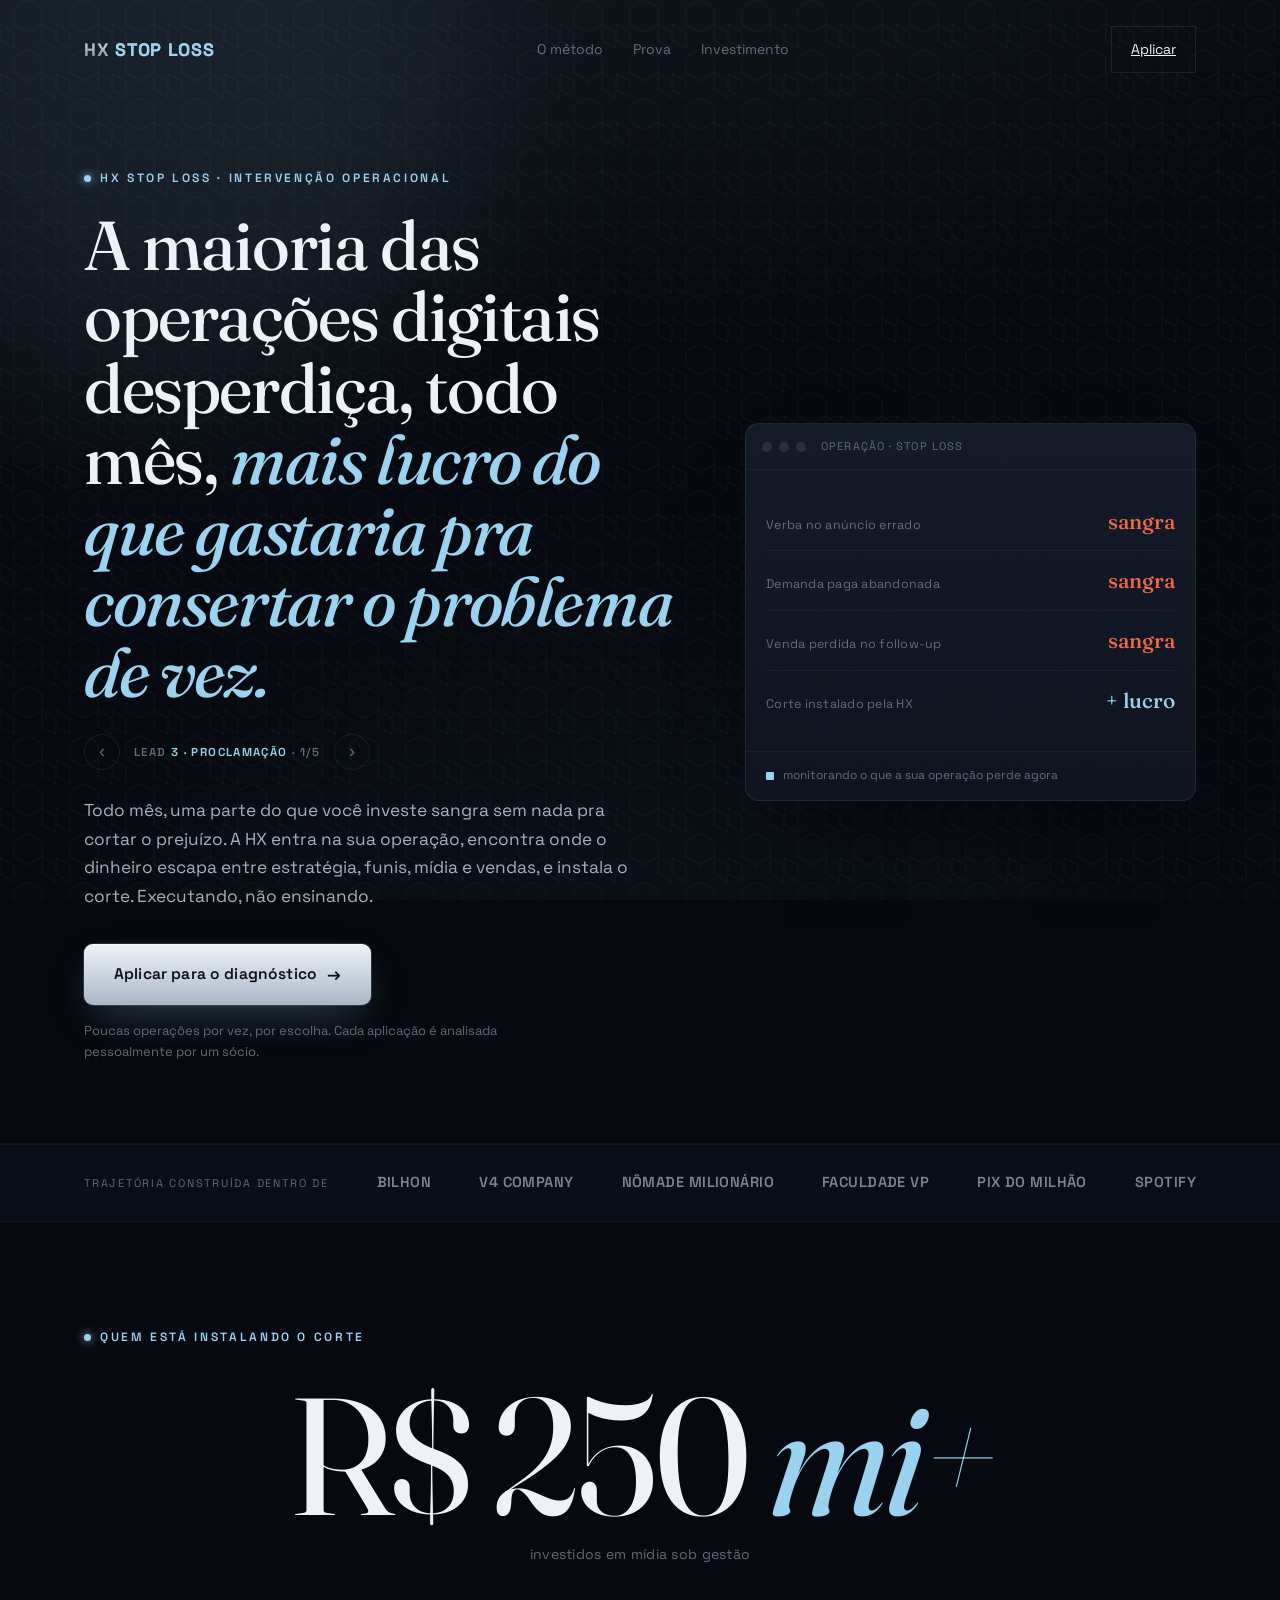
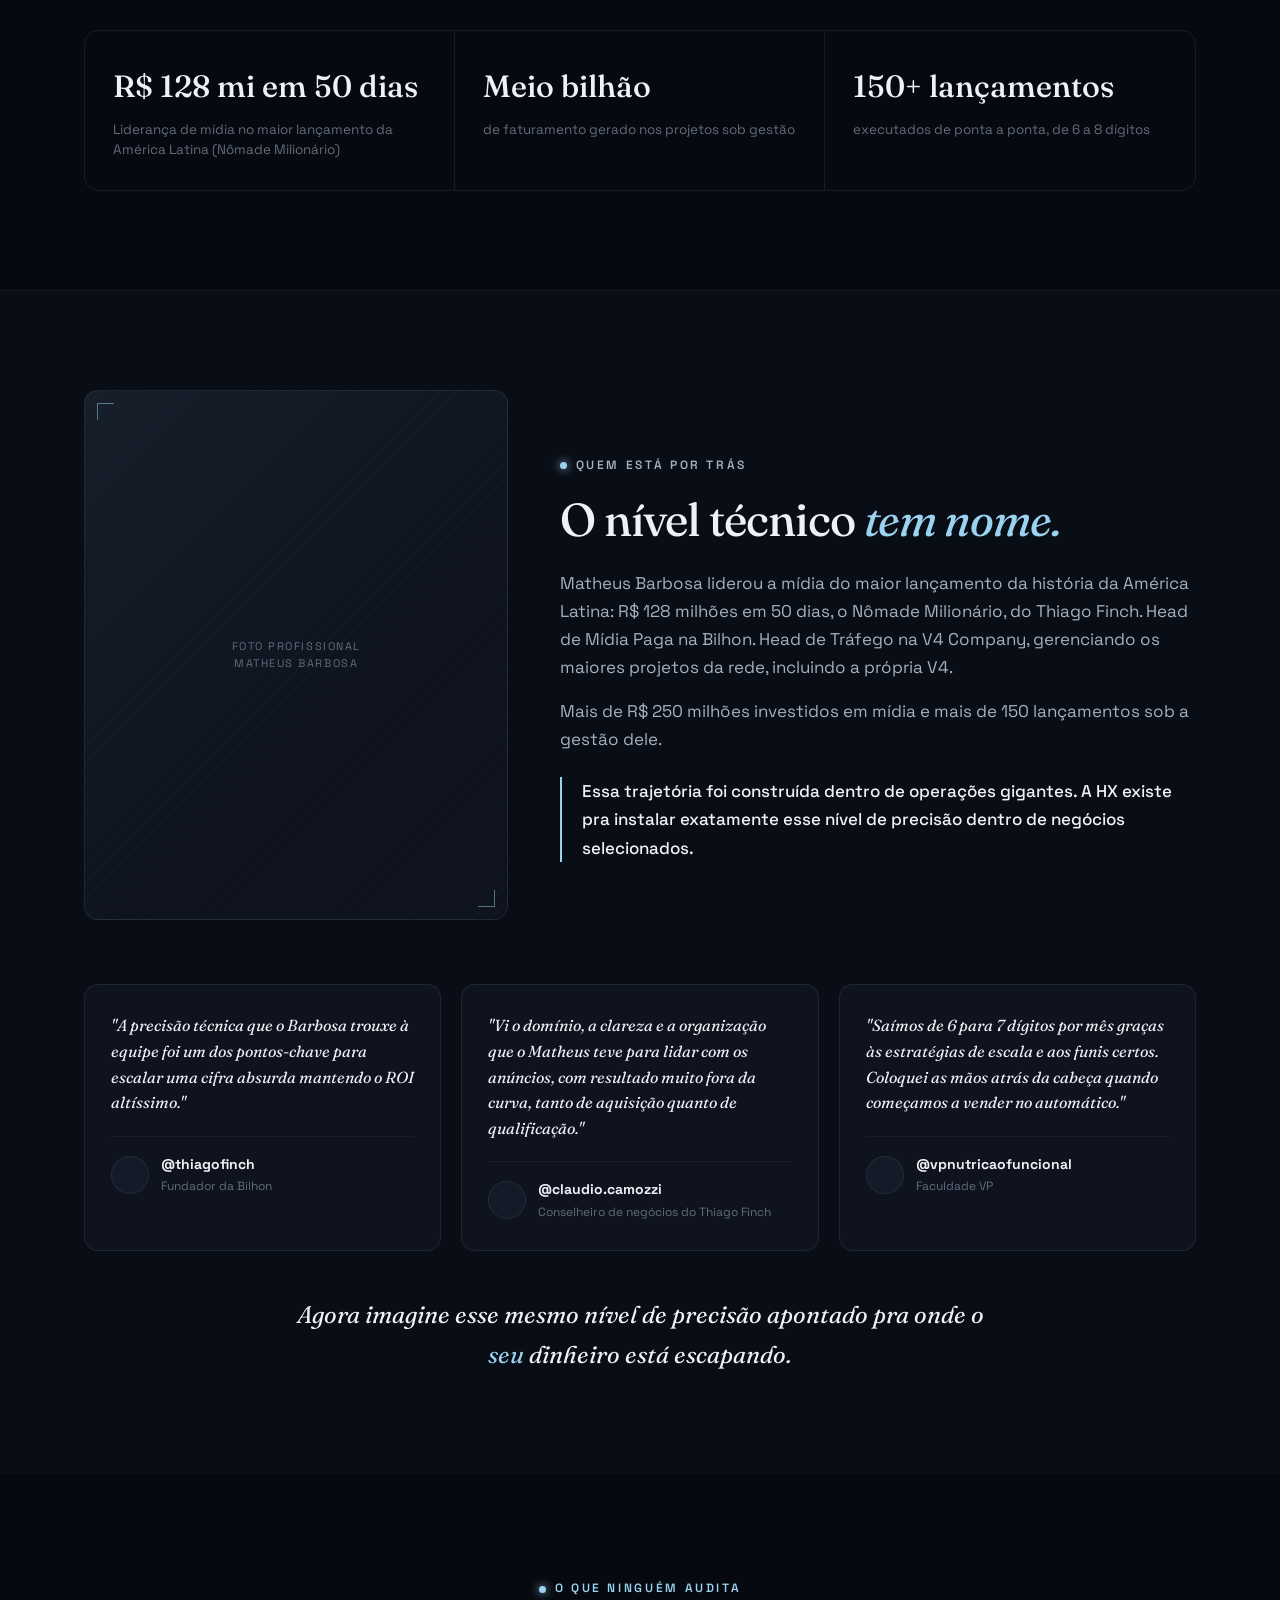
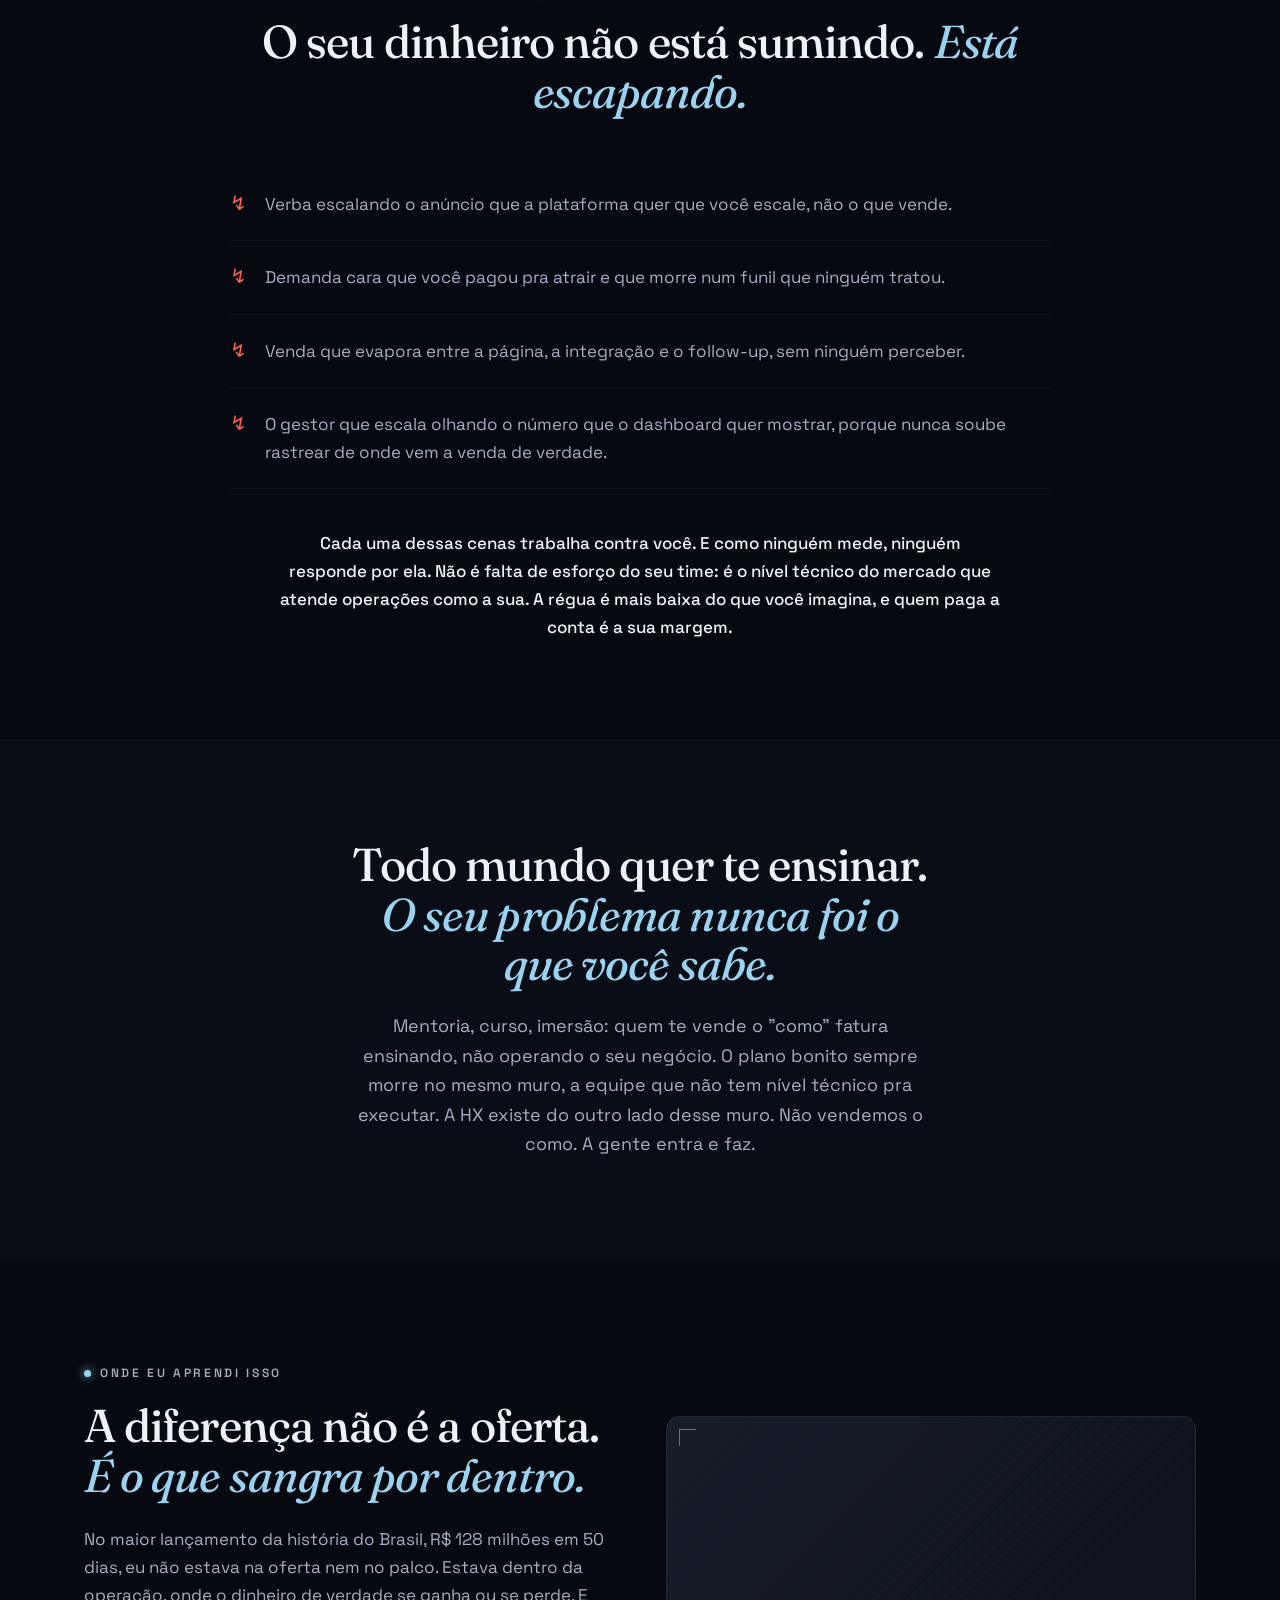
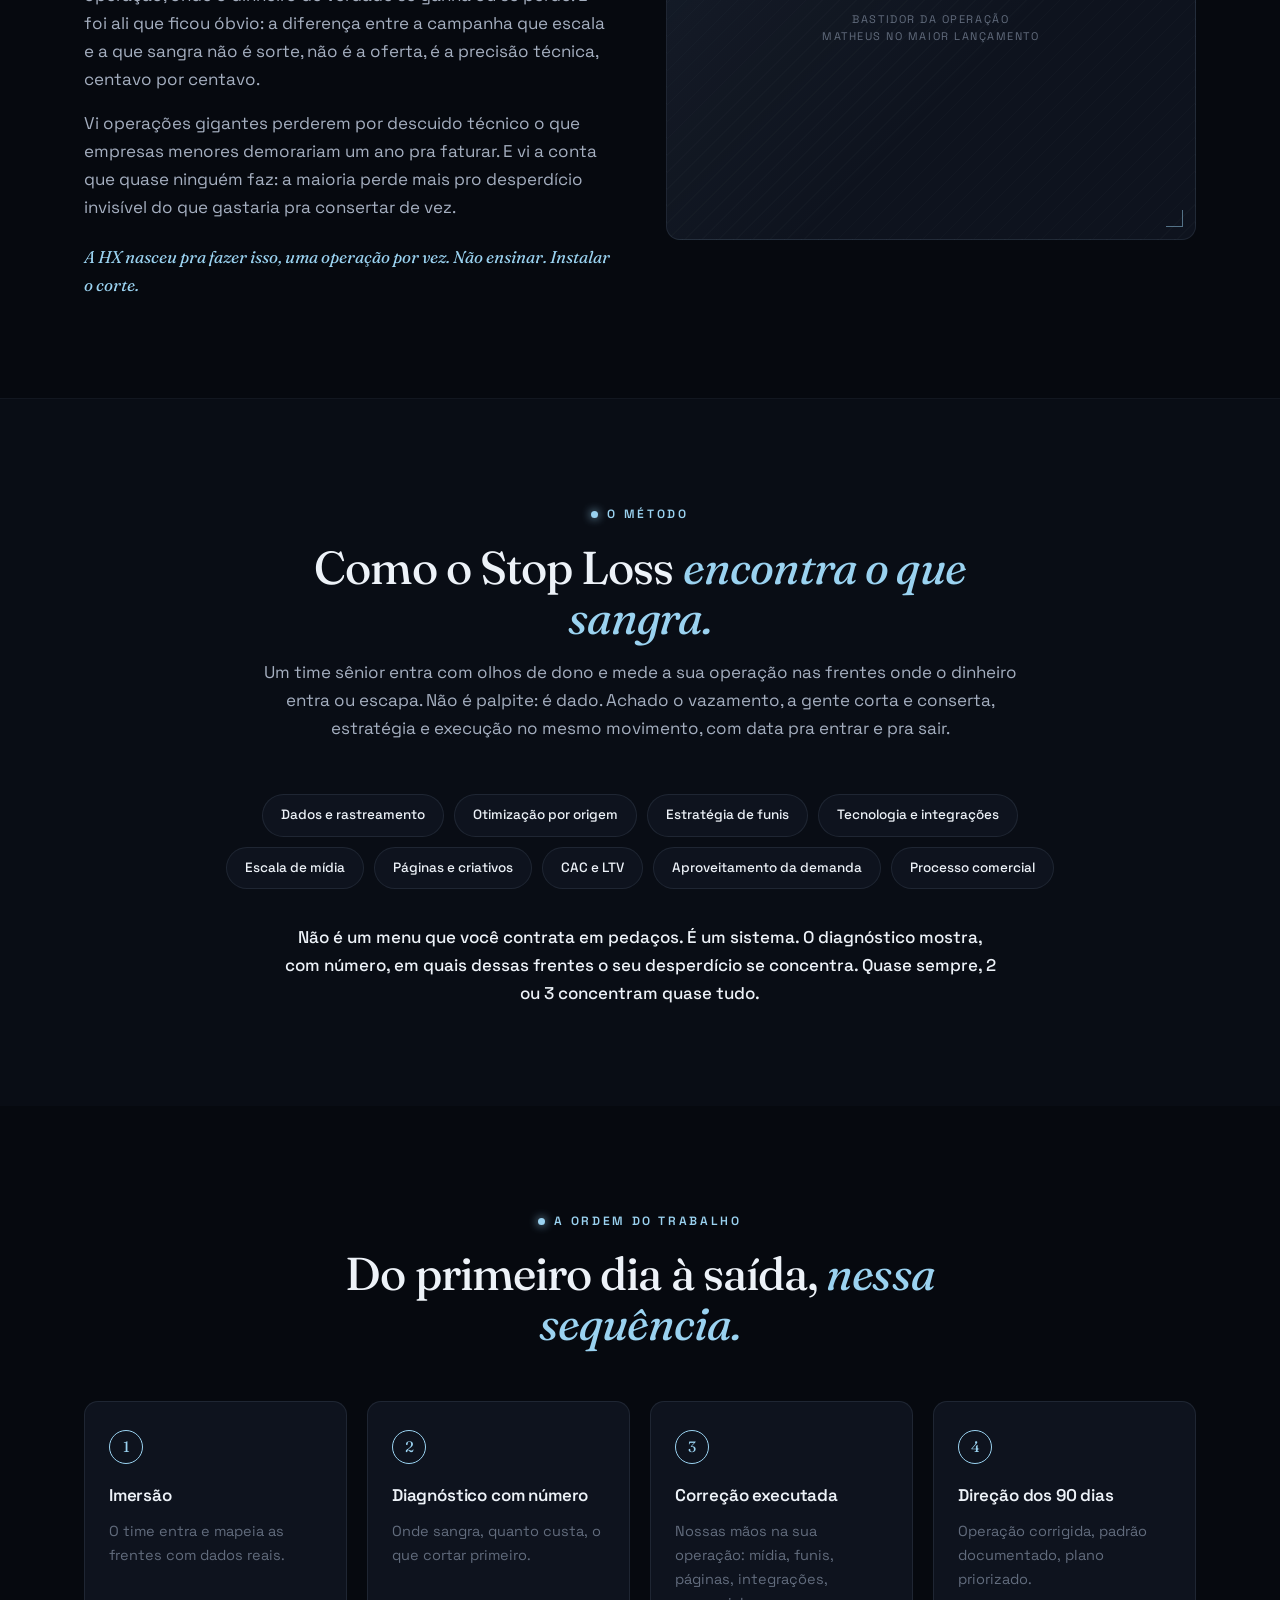
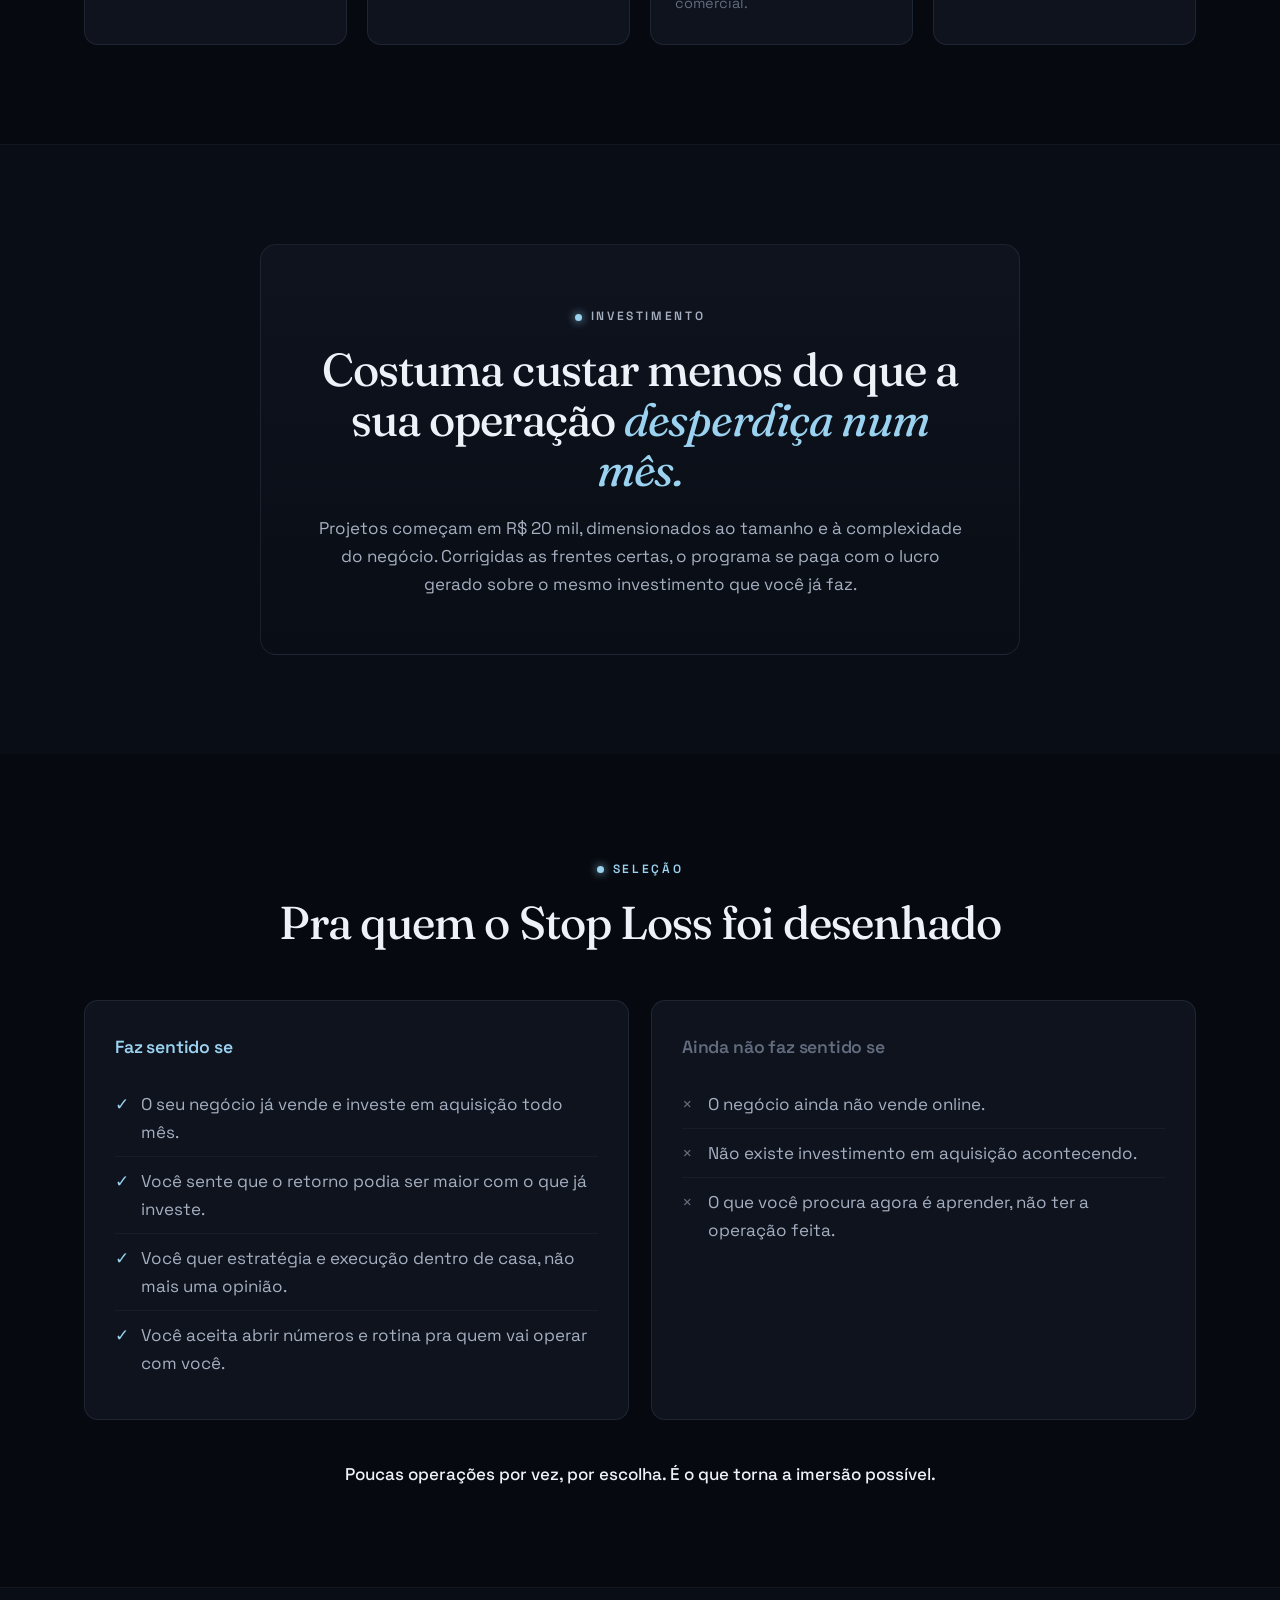
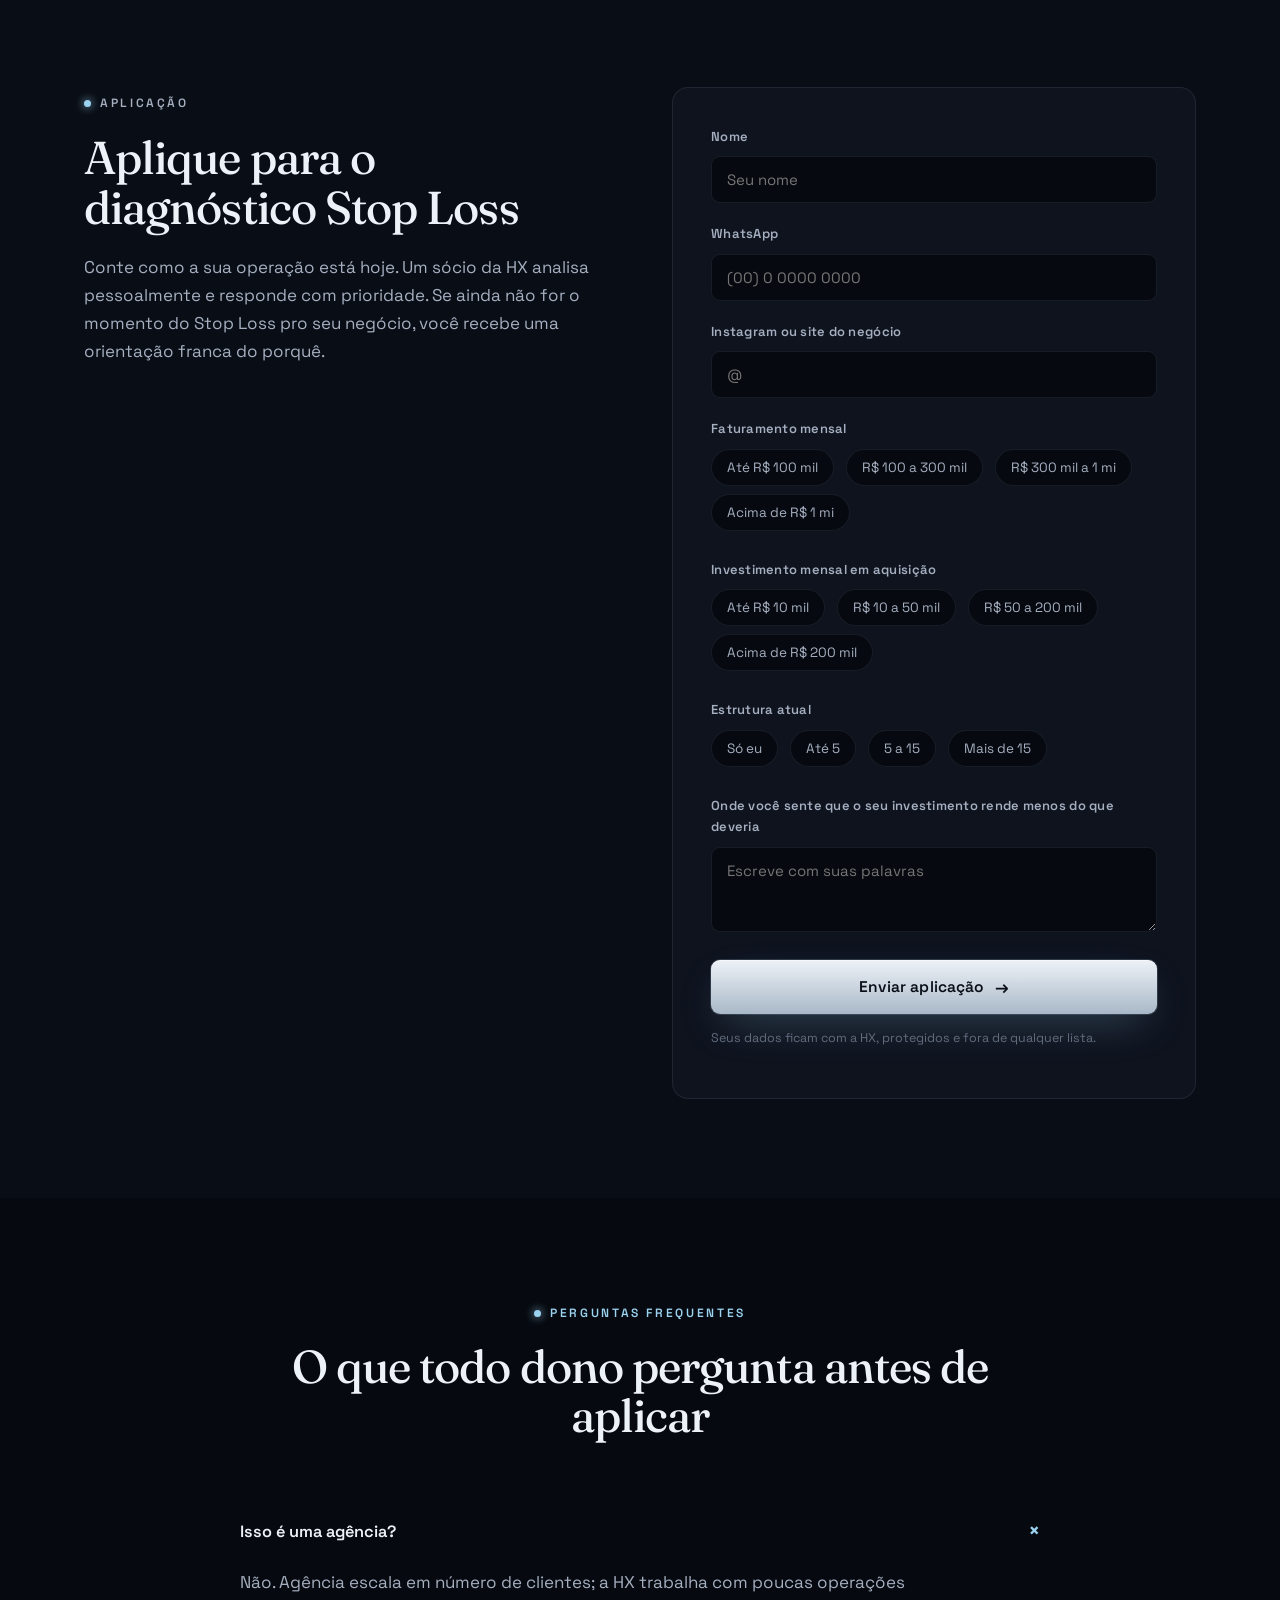
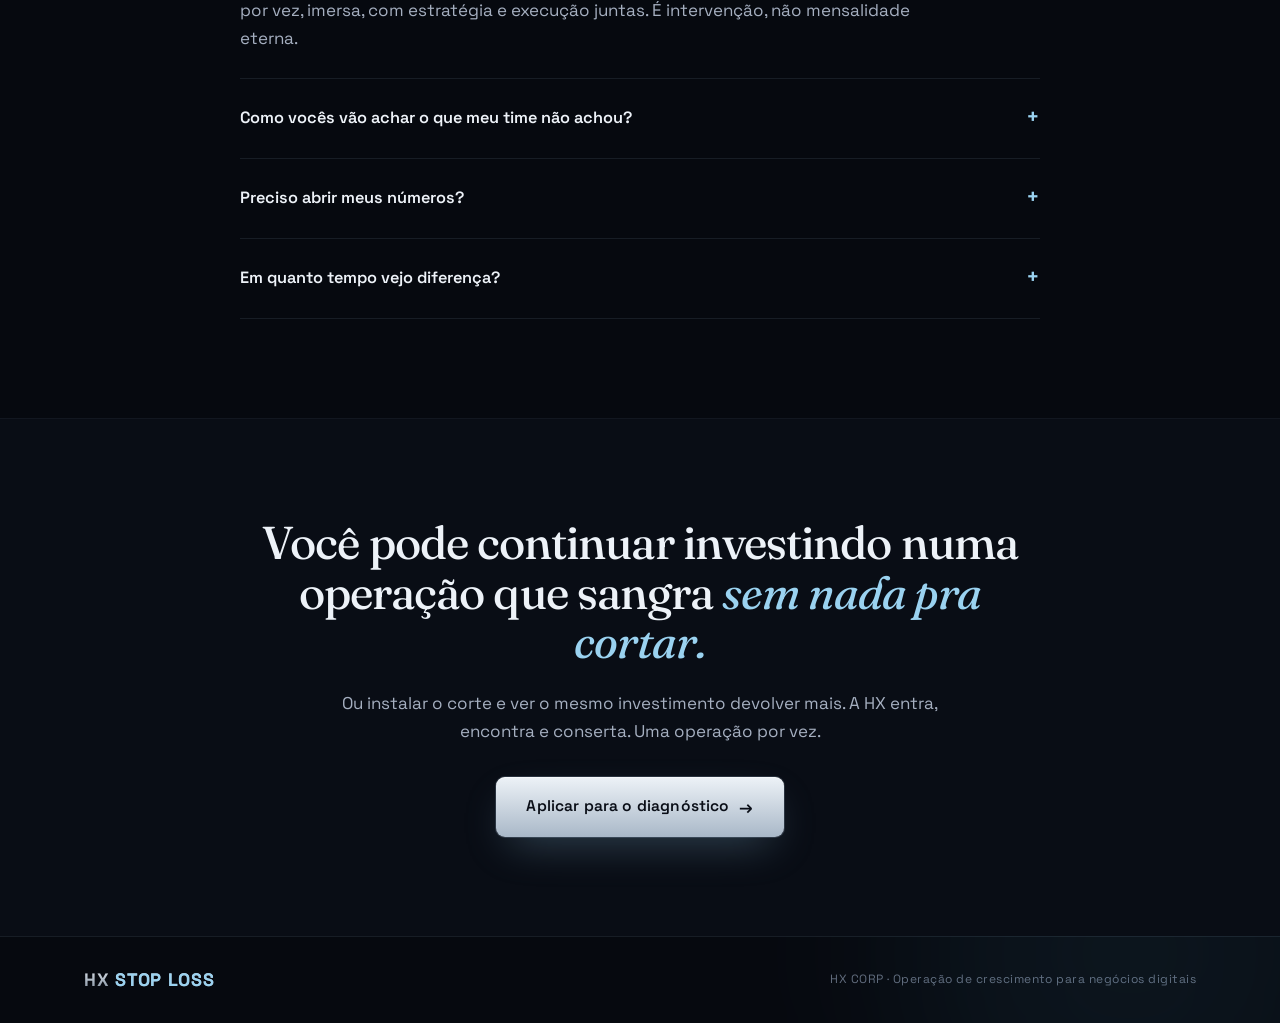
<file: aplicacao/index.html>
<!doctype html>
<html lang="pt-BR">
<head>
  <meta charset="utf-8">
  <meta name="viewport" content="width=device-width, initial-scale=1">
  <title>HX Stop Loss · Instale o corte no que a sua operação desperdiça</title>
  <meta name="description" content="Todo trader opera com um stop loss. Sua operação de marketing não tem nenhum. A HX entra, encontra onde o dinheiro escapa e instala o corte. Executando, não ensinando.">
  <meta property="og:title" content="HX Stop Loss · Instale o corte no que a sua operação desperdiça">
  <meta property="og:description" content="Intervenção operacional de 30 a 60 dias: um time sênior encontra onde o seu investimento sangra e corta.">
  <meta name="theme-color" content="#06090F">

  <link rel="preconnect" href="https://fonts.googleapis.com">
  <link rel="preconnect" href="https://fonts.gstatic.com" crossorigin>
  <link href="https://fonts.googleapis.com/css2?family=Fraunces:ital,opsz,wght@0,9..144,400..600;1,9..144,400..600&family=Space+Grotesk:wght@400;500;600;700&display=swap" rel="stylesheet">
  <link rel="stylesheet" href="styles.css">
</head>
<body>

  <!-- ============ HERO ============ -->
  <header class="hero" id="topo">
    <div class="hero-glow" aria-hidden="true"><i></i></div>
    <div class="wrap">
      <nav class="nav">
        <div class="logo">HX <b>STOP LOSS</b></div>
        <div class="nav-links">
          <a href="#metodo">O método</a>
          <a href="#prova">Prova</a>
          <a href="#investimento">Investimento</a>
        </div>
        <a href="#aplicacao" class="btn-ghost">Aplicar</a>
      </nav>

      <div class="hero-grid">
        <div class="hero-lead">
          <p class="eyebrow reveal">HX STOP LOSS · INTERVENÇÃO OPERACIONAL</p>
          <h1 class="reveal" id="hvH1" title="Clique para ver o próximo lead">A maioria das operações digitais desperdiça, todo mês, <em>mais lucro do que gastaria pra consertar o problema de vez.</em></h1>
          <div class="hv-controls reveal" aria-label="Variações de lead (modo apresentação)">
            <button type="button" class="hv-btn" id="hvPrev" aria-label="Lead anterior">‹</button>
            <span class="hv-label" id="hvLabel">Lead <b>3 · Proclamação</b> · 1/5</span>
            <button type="button" class="hv-btn" id="hvNext" aria-label="Próximo lead">›</button>
          </div>
          <p class="hero-sub reveal">Todo mês, uma parte do que você investe sangra sem nada pra cortar o prejuízo. A HX entra na sua operação, encontra onde o dinheiro escapa entre estratégia, funis, mídia e vendas, e instala o corte. Executando, não ensinando.</p>
          <div class="hero-cta reveal">
            <a href="#aplicacao" class="btn">Aplicar para o diagnóstico</a>
            <p class="micro">Poucas operações por vez, por escolha. Cada aplicação é analisada pessoalmente por um sócio.</p>
          </div>
        </div>

        <div class="hero-terminal reveal">
          <div class="terminal">
            <div class="terminal-bar"><i></i><i></i><i></i><span>operação · stop loss</span></div>
            <div class="terminal-body">
              <div class="tline"><span class="lbl">Verba no anúncio errado</span><span class="val down">sangra</span></div>
              <div class="tline"><span class="lbl">Demanda paga abandonada</span><span class="val down">sangra</span></div>
              <div class="tline"><span class="lbl">Venda perdida no follow-up</span><span class="val down">sangra</span></div>
              <div class="tline"><span class="lbl">Corte instalado pela HX</span><span class="val up">+ lucro</span></div>
            </div>
            <div class="terminal-foot"><span class="blink"></span> monitorando o que a sua operação perde agora</div>
          </div>
        </div>
      </div>
    </div>
  </header>

  <!-- ============ LOGOBAR ============ -->
  <div class="logobar">
    <div class="wrap logos reveal">
      <span class="cap">Trajetória construída dentro de</span>
      <span>BILHON</span><span>V4 COMPANY</span><span>NÔMADE MILIONÁRIO</span><span>FACULDADE VP</span><span>PIX DO MILHÃO</span><span>SPOTIFY</span>
    </div>
  </div>

  <!-- ============ PROVA ============ -->
  <section class="provas" id="prova">
    <div class="wrap">
      <p class="eyebrow kick reveal">QUEM ESTÁ INSTALANDO O CORTE</p>
      <div class="bignum reveal">
        <div class="n" data-count="250" data-suffix="">R$ 250 <em>mi+</em></div>
        <p class="cap">investidos em mídia sob gestão</p>
      </div>
      <div class="stat-row">
        <div class="cell reveal"><strong>R$ 128 mi em 50 dias</strong><span>Liderança de mídia no maior lançamento da América Latina (Nômade Milionário)</span></div>
        <div class="cell reveal"><strong>Meio bilhão</strong><span>de faturamento gerado nos projetos sob gestão</span></div>
        <div class="cell reveal"><strong>150+ lançamentos</strong><span>executados de ponta a ponta, de 6 a 8 dígitos</span></div>
      </div>
    </div>
  </section>

  <!-- ============ FOUNDER / AUTORIDADE ============ -->
  <section class="founder">
    <div class="wrap">
      <div class="founder-grid">
        <div class="founder-portrait imgslot reveal"><span>Foto profissional<br>Matheus Barbosa</span></div>
        <div class="founder-body reveal">
          <p class="eyebrow">QUEM ESTÁ POR TRÁS</p>
          <h2>O nível técnico <span class="i">tem nome.</span></h2>
          <p>Matheus Barbosa liderou a mídia do maior lançamento da história da América Latina: R$ 128 milhões em 50 dias, o Nômade Milionário, do Thiago Finch. Head de Mídia Paga na Bilhon. Head de Tráfego na V4 Company, gerenciando os maiores projetos da rede, incluindo a própria V4.</p>
          <p>Mais de R$ 250 milhões investidos em mídia e mais de 150 lançamentos sob a gestão dele.</p>
          <p class="cand">Essa trajetória foi construída dentro de operações gigantes. A HX existe pra instalar exatamente esse nível de precisão dentro de negócios selecionados.</p>
        </div>
      </div>

      <div class="quotes">
        <figure class="quote reveal">
          <blockquote>"A precisão técnica que o Barbosa trouxe à equipe foi um dos pontos-chave para escalar uma cifra absurda mantendo o ROI altíssimo."</blockquote>
          <figcaption><span class="av" aria-hidden="true"></span><span><strong>@thiagofinch</strong><span>Fundador da Bilhon</span></span></figcaption>
        </figure>
        <figure class="quote reveal">
          <blockquote>"Vi o domínio, a clareza e a organização que o Matheus teve para lidar com os anúncios, com resultado muito fora da curva, tanto de aquisição quanto de qualificação."</blockquote>
          <figcaption><span class="av" aria-hidden="true"></span><span><strong>@claudio.camozzi</strong><span>Conselheiro de negócios do Thiago Finch</span></span></figcaption>
        </figure>
        <figure class="quote reveal">
          <blockquote>"Saímos de 6 para 7 dígitos por mês graças às estratégias de escala e aos funis certos. Coloquei as mãos atrás da cabeça quando começamos a vender no automático."</blockquote>
          <figcaption><span class="av" aria-hidden="true"></span><span><strong>@vpnutricaofuncional</strong><span>Faculdade VP</span></span></figcaption>
        </figure>
      </div>
      <p class="flip reveal">Agora imagine esse mesmo nível de precisão apontado pra onde o <em>seu</em> dinheiro está escapando.</p>
    </div>
  </section>

  <!-- ============ INIMIGO ============ -->
  <section class="inimigo">
    <div class="wrap">
      <div class="head reveal">
        <p class="eyebrow">O QUE NINGUÉM AUDITA</p>
        <h2>O seu dinheiro não está sumindo. <span class="i">Está escapando.</span></h2>
      </div>
      <div class="leak-list">
        <div class="leak reveal"><p>Verba escalando o anúncio que a plataforma quer que você escale, não o que vende.</p></div>
        <div class="leak reveal"><p>Demanda cara que você pagou pra atrair e que morre num funil que ninguém tratou.</p></div>
        <div class="leak reveal"><p>Venda que evapora entre a página, a integração e o follow-up, sem ninguém perceber.</p></div>
        <div class="leak reveal"><p>O gestor que escala olhando o número que o dashboard quer mostrar, porque nunca soube rastrear de onde vem a venda de verdade.</p></div>
      </div>
      <p class="fecho reveal">Cada uma dessas cenas trabalha contra você. E como ninguém mede, ninguém responde por ela. Não é falta de esforço do seu time: é o nível técnico do mercado que atende operações como a sua. A régua é mais baixa do que você imagina, e quem paga a conta é a sua margem.</p>
    </div>
  </section>

  <!-- ============ GAP (anti-mentoria, afiado) ============ -->
  <section class="gap">
    <div class="wrap prose">
      <h2 class="reveal">Todo mundo quer te ensinar. <span class="i">O seu problema nunca foi o que você sabe.</span></h2>
      <p class="reveal lead-text">Mentoria, curso, imersão: quem te vende o "como" fatura ensinando, não operando o seu negócio. O plano bonito sempre morre no mesmo muro, a equipe que não tem nível técnico pra executar. A HX existe do outro lado desse muro. Não vendemos o como. A gente entra e faz.</p>
    </div>
  </section>

  <!-- ============ STORY (epiphany, founder) ============ -->
  <section class="story">
    <div class="wrap">
      <div class="story-grid">
        <div class="story-body reveal">
          <p class="eyebrow" style="margin-bottom:18px">ONDE EU APRENDI ISSO</p>
          <h2>A diferença não é a oferta. <span class="i">É o que sangra por dentro.</span></h2>
          <p>No maior lançamento da história do Brasil, R$ 128 milhões em 50 dias, eu não estava na oferta nem no palco. Estava dentro da operação, onde o dinheiro de verdade se ganha ou se perde. E foi ali que ficou óbvio: a diferença entre a campanha que escala e a que sangra não é sorte, não é a oferta, é a precisão técnica, centavo por centavo.</p>
          <p>Vi operações gigantes perderem por descuido técnico o que empresas menores demorariam um ano pra faturar. E vi a conta que quase ninguém faz: a maioria perde mais pro desperdício invisível do que gastaria pra consertar de vez.</p>
          <p class="sign">A HX nasceu pra fazer isso, uma operação por vez. Não ensinar. Instalar o corte.</p>
        </div>
        <div class="story-slot imgslot reveal"><span>Bastidor da operação<br>Matheus no maior lançamento</span></div>
      </div>
    </div>
  </section>

  <!-- ============ MECANISMO + SISTEMA ============ -->
  <section class="mecanismo" id="metodo">
    <div class="wrap">
      <div class="head reveal">
        <p class="eyebrow">O MÉTODO</p>
        <h2>Como o Stop Loss <span class="i">encontra o que sangra.</span></h2>
        <p class="sub">Um time sênior entra com olhos de dono e mede a sua operação nas frentes onde o dinheiro entra ou escapa. Não é palpite: é dado. Achado o vazamento, a gente corta e conserta, estratégia e execução no mesmo movimento, com data pra entrar e pra sair.</p>
      </div>
      <div class="chips reveal" aria-label="As frentes da operação">
        <span>Dados e rastreamento</span><span>Otimização por origem</span><span>Estratégia de funis</span><span>Tecnologia e integrações</span><span>Escala de mídia</span><span>Páginas e criativos</span><span>CAC e LTV</span><span>Aproveitamento da demanda</span><span>Processo comercial</span>
      </div>
      <p class="fecho reveal">Não é um menu que você contrata em pedaços. É um sistema. O diagnóstico mostra, com número, em quais dessas frentes o seu desperdício se concentra. Quase sempre, 2 ou 3 concentram quase tudo.</p>
    </div>
  </section>

  <!-- ============ COMO FUNCIONA ============ -->
  <section class="como">
    <div class="wrap">
      <div class="head reveal">
        <p class="eyebrow">A ORDEM DO TRABALHO</p>
        <h2>Do primeiro dia à saída, <span class="i">nessa sequência.</span></h2>
      </div>
      <div class="steps">
        <article class="step reveal"><span class="snum">1</span><h3>Imersão</h3><p>O time entra e mapeia as frentes com dados reais.</p></article>
        <article class="step reveal"><span class="snum">2</span><h3>Diagnóstico com número</h3><p>Onde sangra, quanto custa, o que cortar primeiro.</p></article>
        <article class="step reveal"><span class="snum">3</span><h3>Correção executada</h3><p>Nossas mãos na sua operação: mídia, funis, páginas, integrações, comercial.</p></article>
        <article class="step reveal"><span class="snum">4</span><h3>Direção dos 90 dias</h3><p>Operação corrigida, padrão documentado, plano priorizado.</p></article>
      </div>
    </div>
  </section>

  <!-- ============ INVESTIMENTO ============ -->
  <section class="investimento" id="investimento">
    <div class="wrap">
      <div class="inv-card reveal">
        <p class="eyebrow">INVESTIMENTO</p>
        <h2>Costuma custar menos do que a sua operação <span class="i">desperdiça num mês.</span></h2>
        <p>Projetos começam em R$ 20 mil, dimensionados ao tamanho e à complexidade do negócio. Corrigidas as frentes certas, o programa se paga com o lucro gerado sobre o mesmo investimento que você já faz.</p>
      </div>
    </div>
  </section>

  <!-- ============ FIT ============ -->
  <section class="fit">
    <div class="wrap">
      <div class="head reveal">
        <p class="eyebrow">SELEÇÃO</p>
        <h2>Pra quem o Stop Loss foi desenhado</h2>
      </div>
      <div class="fit-cols">
        <div class="fit-col sim reveal">
          <h3>Faz sentido se</h3>
          <ul>
            <li>O seu negócio já vende e investe em aquisição todo mês.</li>
            <li>Você sente que o retorno podia ser maior com o que já investe.</li>
            <li>Você quer estratégia e execução dentro de casa, não mais uma opinião.</li>
            <li>Você aceita abrir números e rotina pra quem vai operar com você.</li>
          </ul>
        </div>
        <div class="fit-col nao reveal">
          <h3>Ainda não faz sentido se</h3>
          <ul>
            <li>O negócio ainda não vende online.</li>
            <li>Não existe investimento em aquisição acontecendo.</li>
            <li>O que você procura agora é aprender, não ter a operação feita.</li>
          </ul>
        </div>
      </div>
      <p class="fit-nota reveal">Poucas operações por vez, por escolha. É o que torna a imersão possível.</p>
    </div>
  </section>

  <!-- ============ APLICAÇÃO ============ -->
  <section class="aplicacao" id="aplicacao">
    <div class="wrap apl-grid">
      <div class="apl-left reveal">
        <p class="eyebrow">APLICAÇÃO</p>
        <h2>Aplique para o diagnóstico Stop&nbsp;Loss</h2>
        <p>Conte como a sua operação está hoje. Um sócio da HX analisa pessoalmente e responde com prioridade. Se ainda não for o momento do Stop Loss pro seu negócio, você recebe uma orientação franca do porquê.</p>
      </div>
      <form class="form reveal" id="formAplicacao" novalidate>
        <div class="field">
          <label for="fNome">Nome</label>
          <input type="text" id="fNome" name="nome" placeholder="Seu nome" required autocomplete="name">
        </div>
        <div class="field">
          <label for="fZap">WhatsApp</label>
          <input type="tel" id="fZap" name="whatsapp" placeholder="(00) 0 0000 0000" required autocomplete="tel" inputmode="tel">
        </div>
        <div class="field">
          <label for="fInsta">Instagram ou site do negócio</label>
          <input type="text" id="fInsta" name="instagram_site" placeholder="@">
        </div>
        <fieldset class="field pills" data-name="faturamento">
          <legend>Faturamento mensal</legend>
          <button type="button">Até R$ 100 mil</button>
          <button type="button">R$ 100 a 300 mil</button>
          <button type="button">R$ 300 mil a 1 mi</button>
          <button type="button">Acima de R$ 1 mi</button>
        </fieldset>
        <fieldset class="field pills" data-name="investimento_aquisicao">
          <legend>Investimento mensal em aquisição</legend>
          <button type="button">Até R$ 10 mil</button>
          <button type="button">R$ 10 a 50 mil</button>
          <button type="button">R$ 50 a 200 mil</button>
          <button type="button">Acima de R$ 200 mil</button>
        </fieldset>
        <fieldset class="field pills" data-name="estrutura">
          <legend>Estrutura atual</legend>
          <button type="button">Só eu</button>
          <button type="button">Até 5</button>
          <button type="button">5 a 15</button>
          <button type="button">Mais de 15</button>
        </fieldset>
        <div class="field">
          <label for="fVaza">Onde você sente que o seu investimento rende menos do que deveria</label>
          <textarea id="fVaza" name="gargalo" rows="3" placeholder="Escreve com suas palavras"></textarea>
        </div>
        <button type="submit" class="btn btn-full" id="btnEnviar" style="width:100%;justify-content:center">Enviar aplicação</button>
        <p class="form-note">Seus dados ficam com a HX, protegidos e fora de qualquer lista.</p>
        <p class="form-feedback" id="formFeedback" role="status"></p>
      </form>
    </div>
  </section>

  <!-- ============ FAQ ============ -->
  <section class="faq">
    <div class="wrap">
      <div class="head reveal">
        <p class="eyebrow">PERGUNTAS FREQUENTES</p>
        <h2>O que todo dono pergunta antes de aplicar</h2>
      </div>
      <div class="faq-list reveal">
        <details open>
          <summary>Isso é uma agência?</summary>
          <p>Não. Agência escala em número de clientes; a HX trabalha com poucas operações por vez, imersa, com estratégia e execução juntas. É intervenção, não mensalidade eterna.</p>
        </details>
        <details>
          <summary>Como vocês vão achar o que meu time não achou?</summary>
          <p>Porque é outro jogo. Um growth sênior da HX enxerga a operação como um sócio enxergaria: origem por origem, do anúncio ao lucro. Quem está dentro da rotina não tem a distância, e raramente o repertório técnico, pra chegar nessas respostas.</p>
        </details>
        <details>
          <summary>Preciso abrir meus números?</summary>
          <p>Sim, com NDA assinado. Lucro não se otimiza no escuro, e é justamente operar no escuro que causa o desperdício.</p>
        </details>
        <details>
          <summary>Em quanto tempo vejo diferença?</summary>
          <p>A intervenção dura de 30 a 60 dias e boa parte das correções gera efeito ainda dentro dela.</p>
        </details>
      </div>
    </div>
  </section>

  <!-- ============ FINAL (crossroads close) ============ -->
  <section class="final">
    <div class="wrap">
      <h2 class="reveal">Você pode continuar investindo numa operação que sangra <span class="i">sem nada pra cortar.</span></h2>
      <p class="reveal">Ou instalar o corte e ver o mesmo investimento devolver mais. A HX entra, encontra e conserta. Uma operação por vez.</p>
      <a href="#aplicacao" class="btn reveal">Aplicar para o diagnóstico</a>
    </div>
  </section>

  <footer class="footer">
    <div class="wrap">
      <div class="logo">HX <b>STOP LOSS</b></div>
      <p>HX CORP · Operação de crescimento para negócios digitais</p>
    </div>
  </footer>

  <script src="app.js" defer></script>
</body>
</html>
</file>
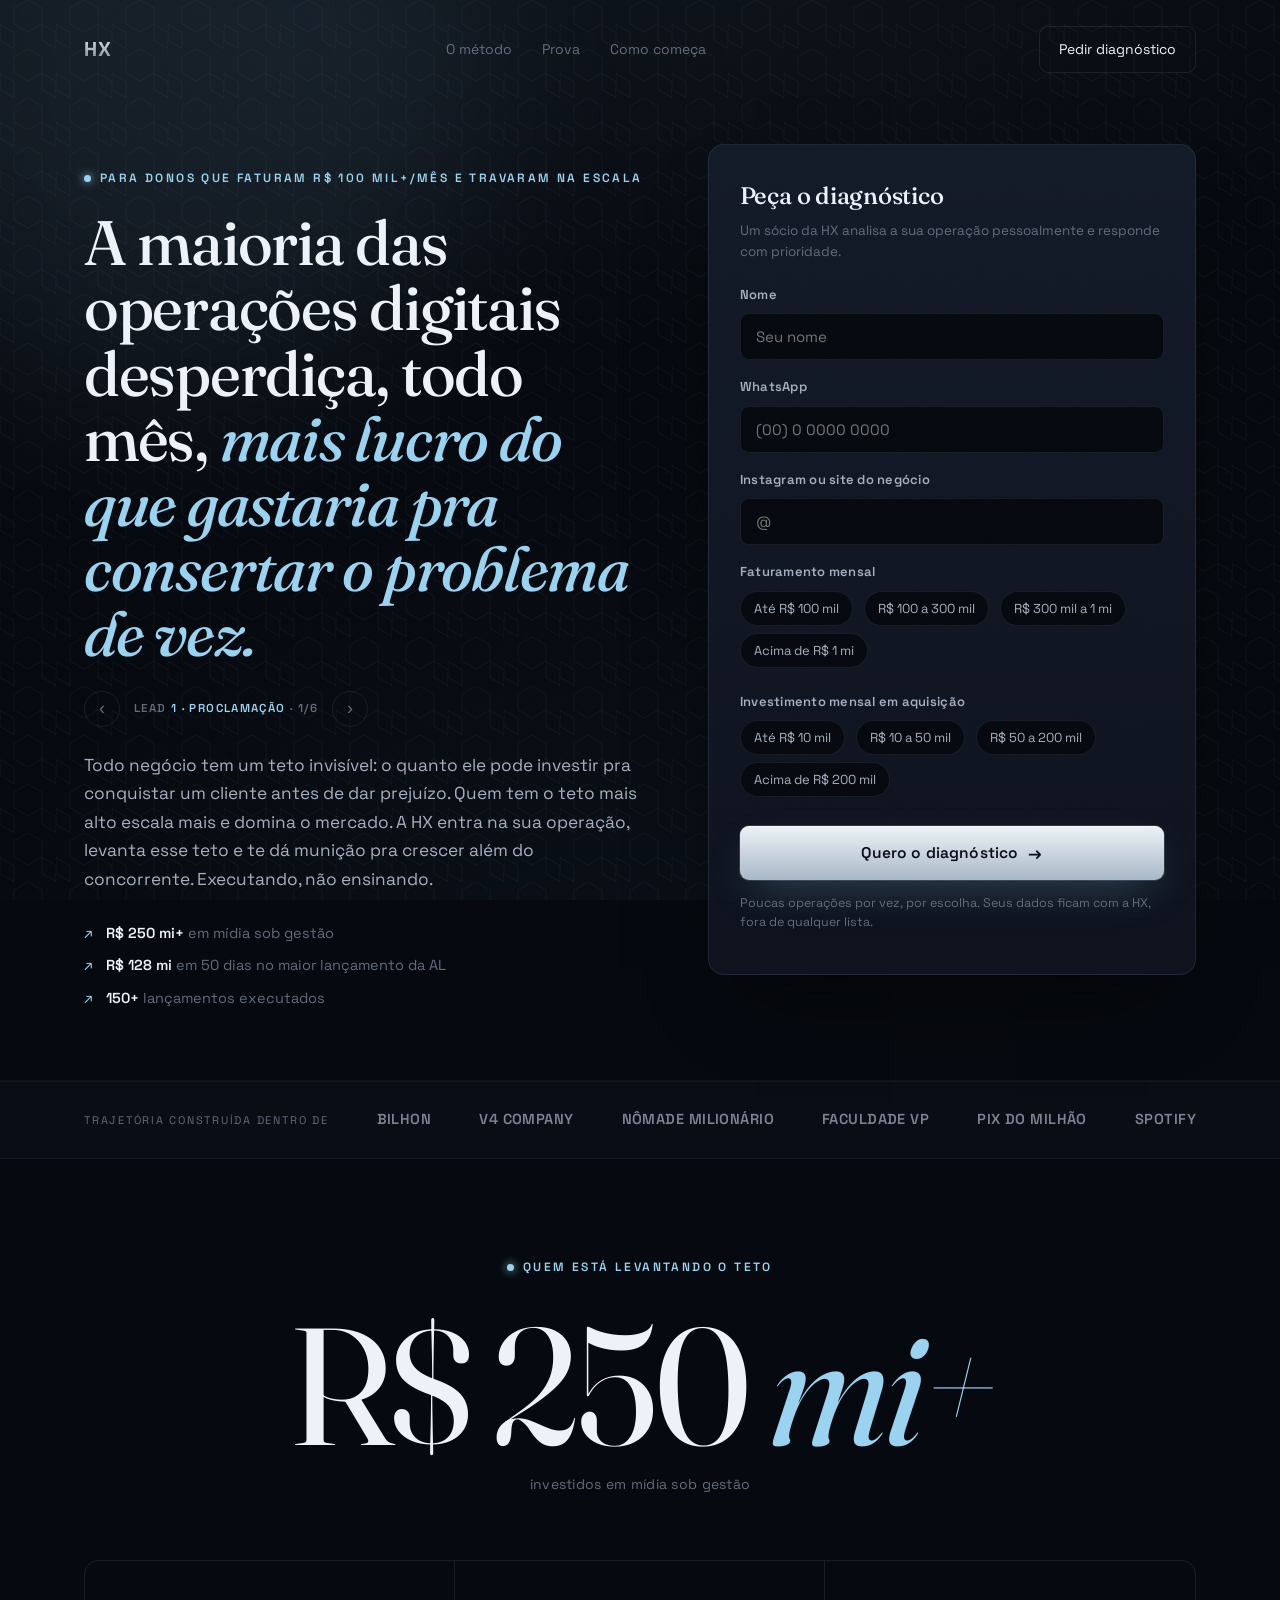
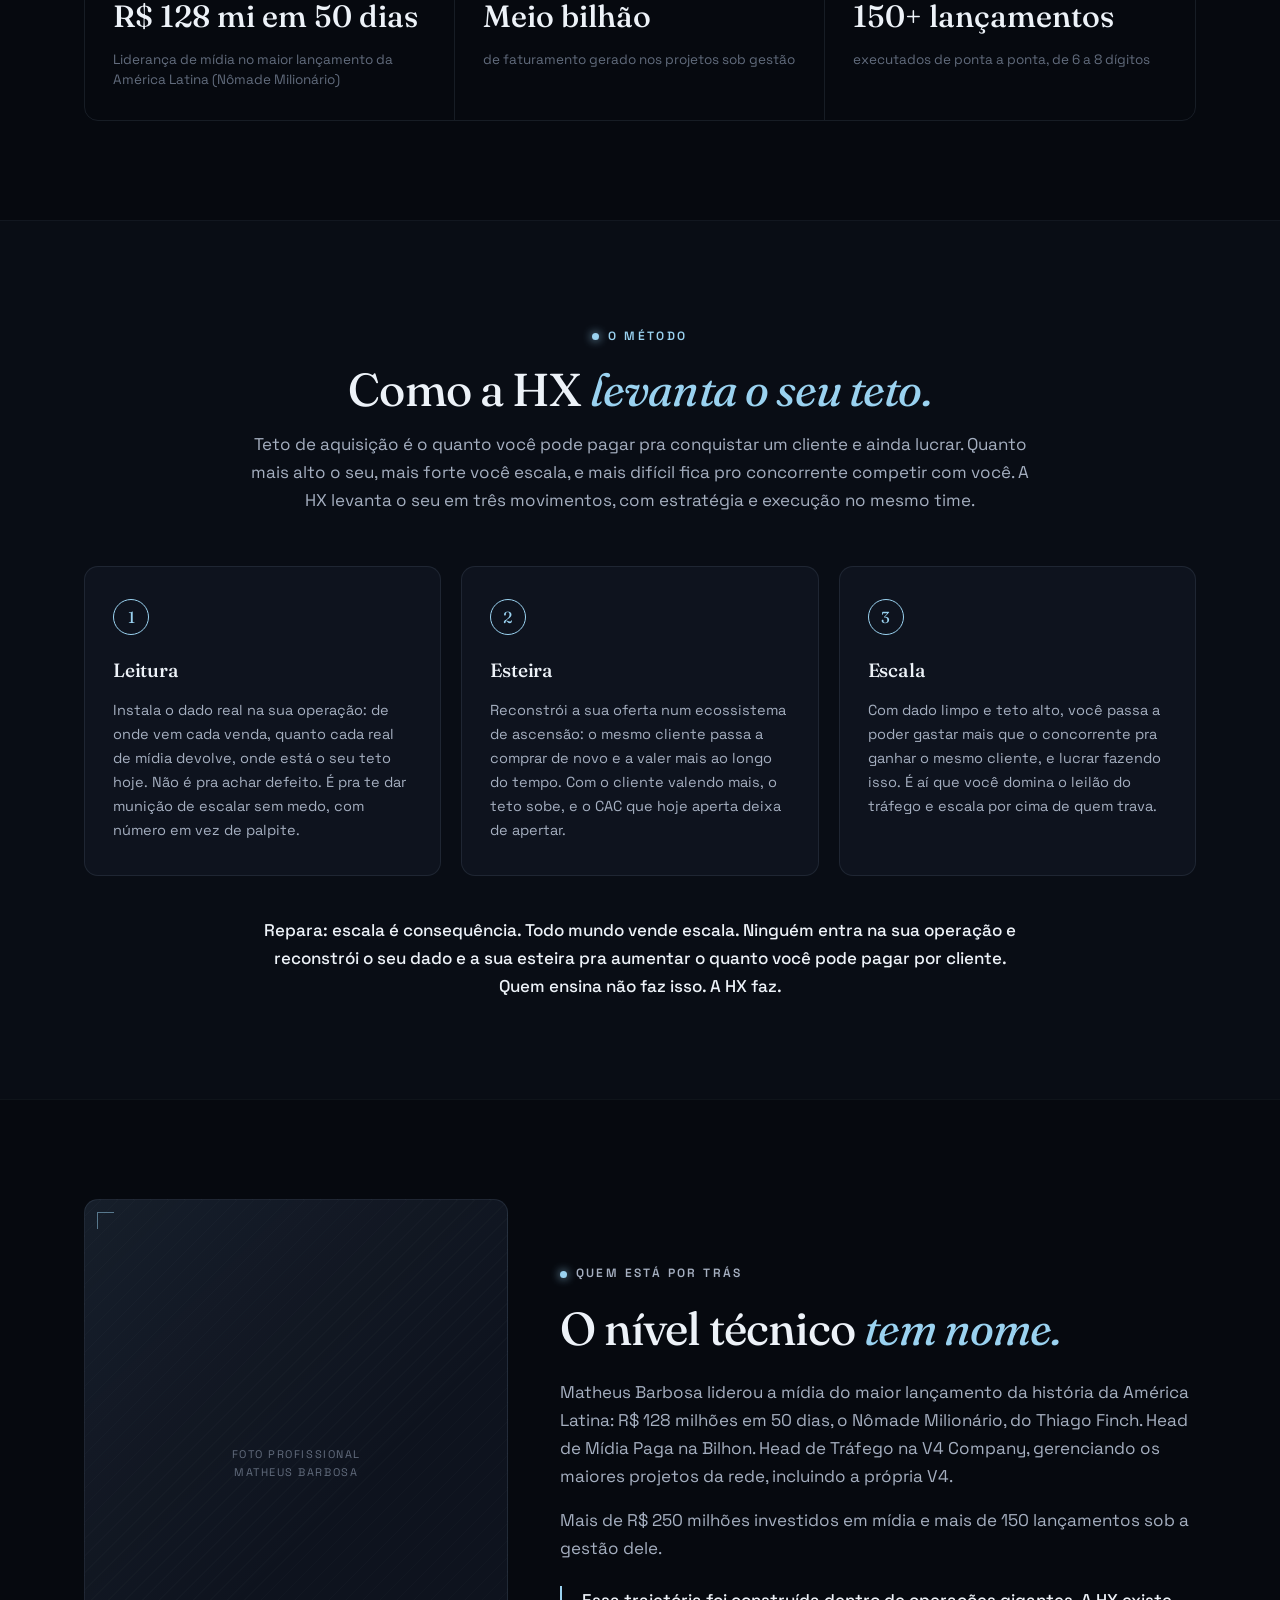
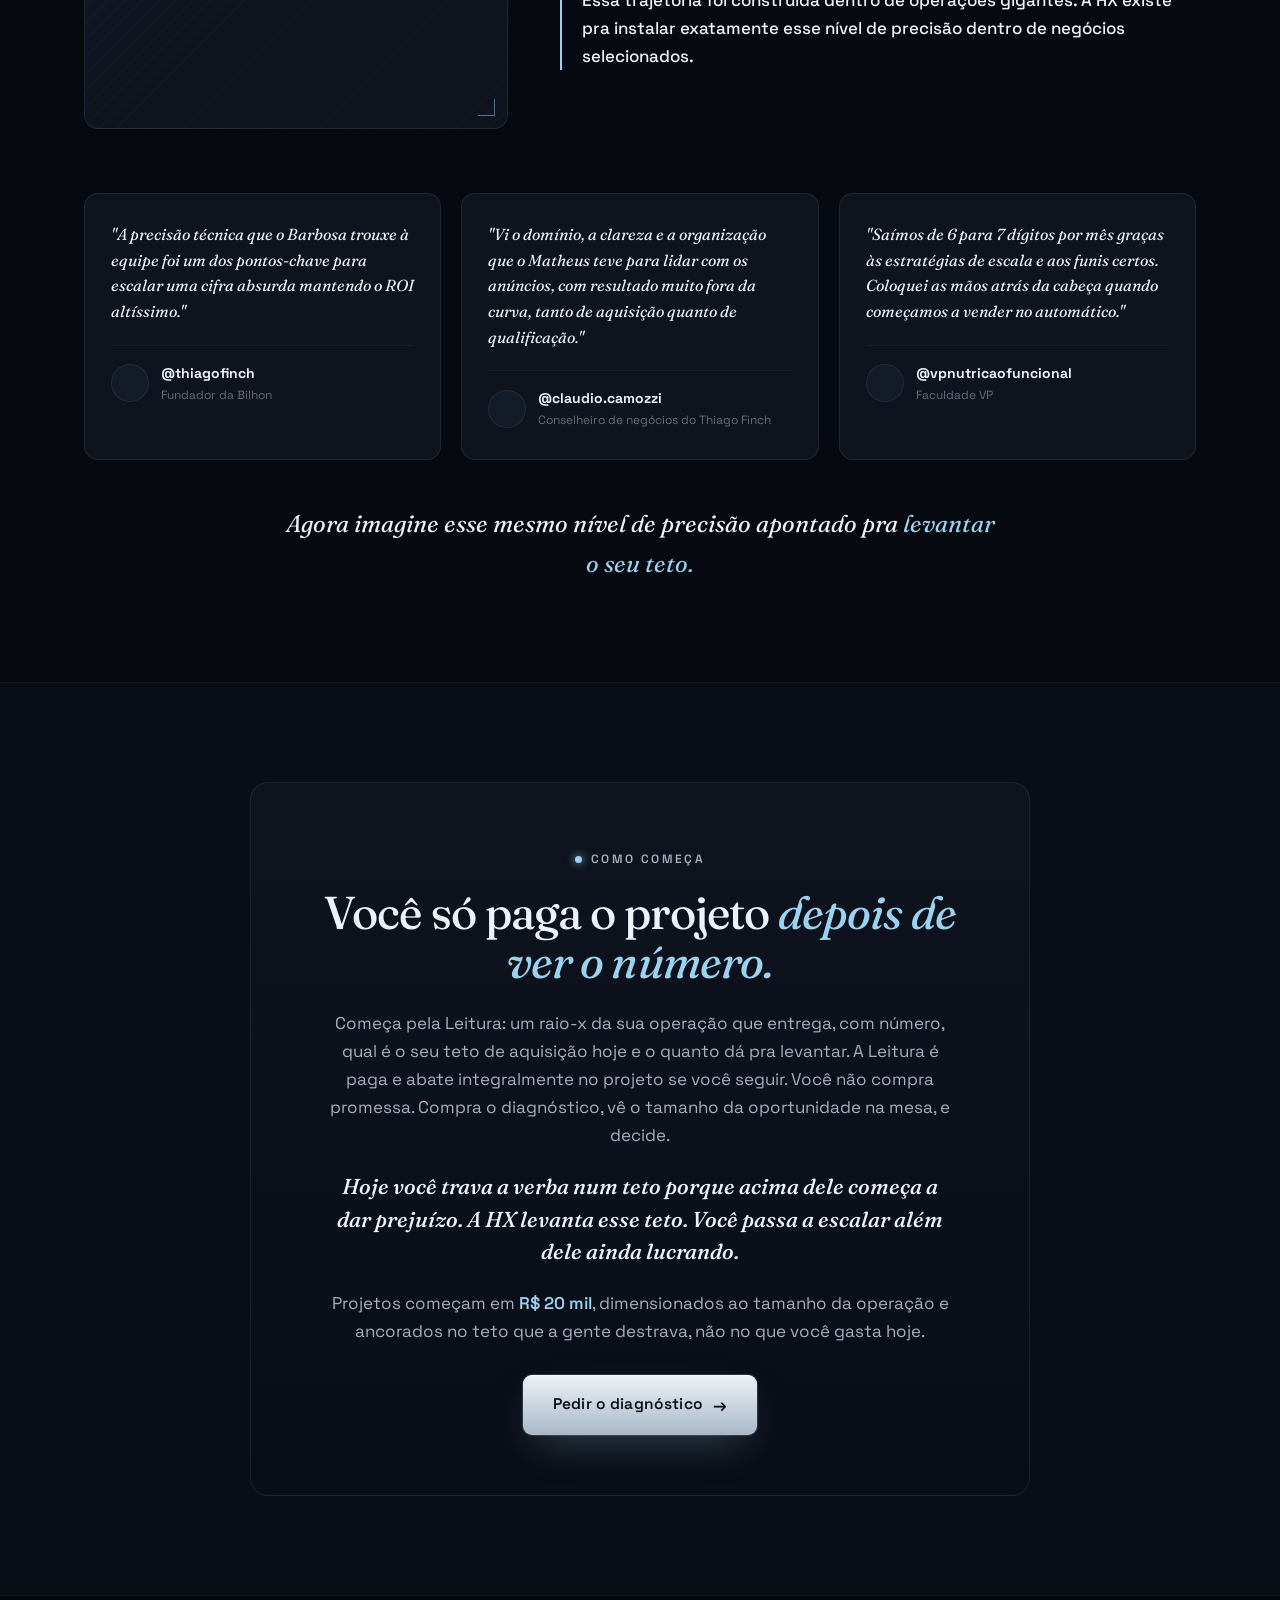
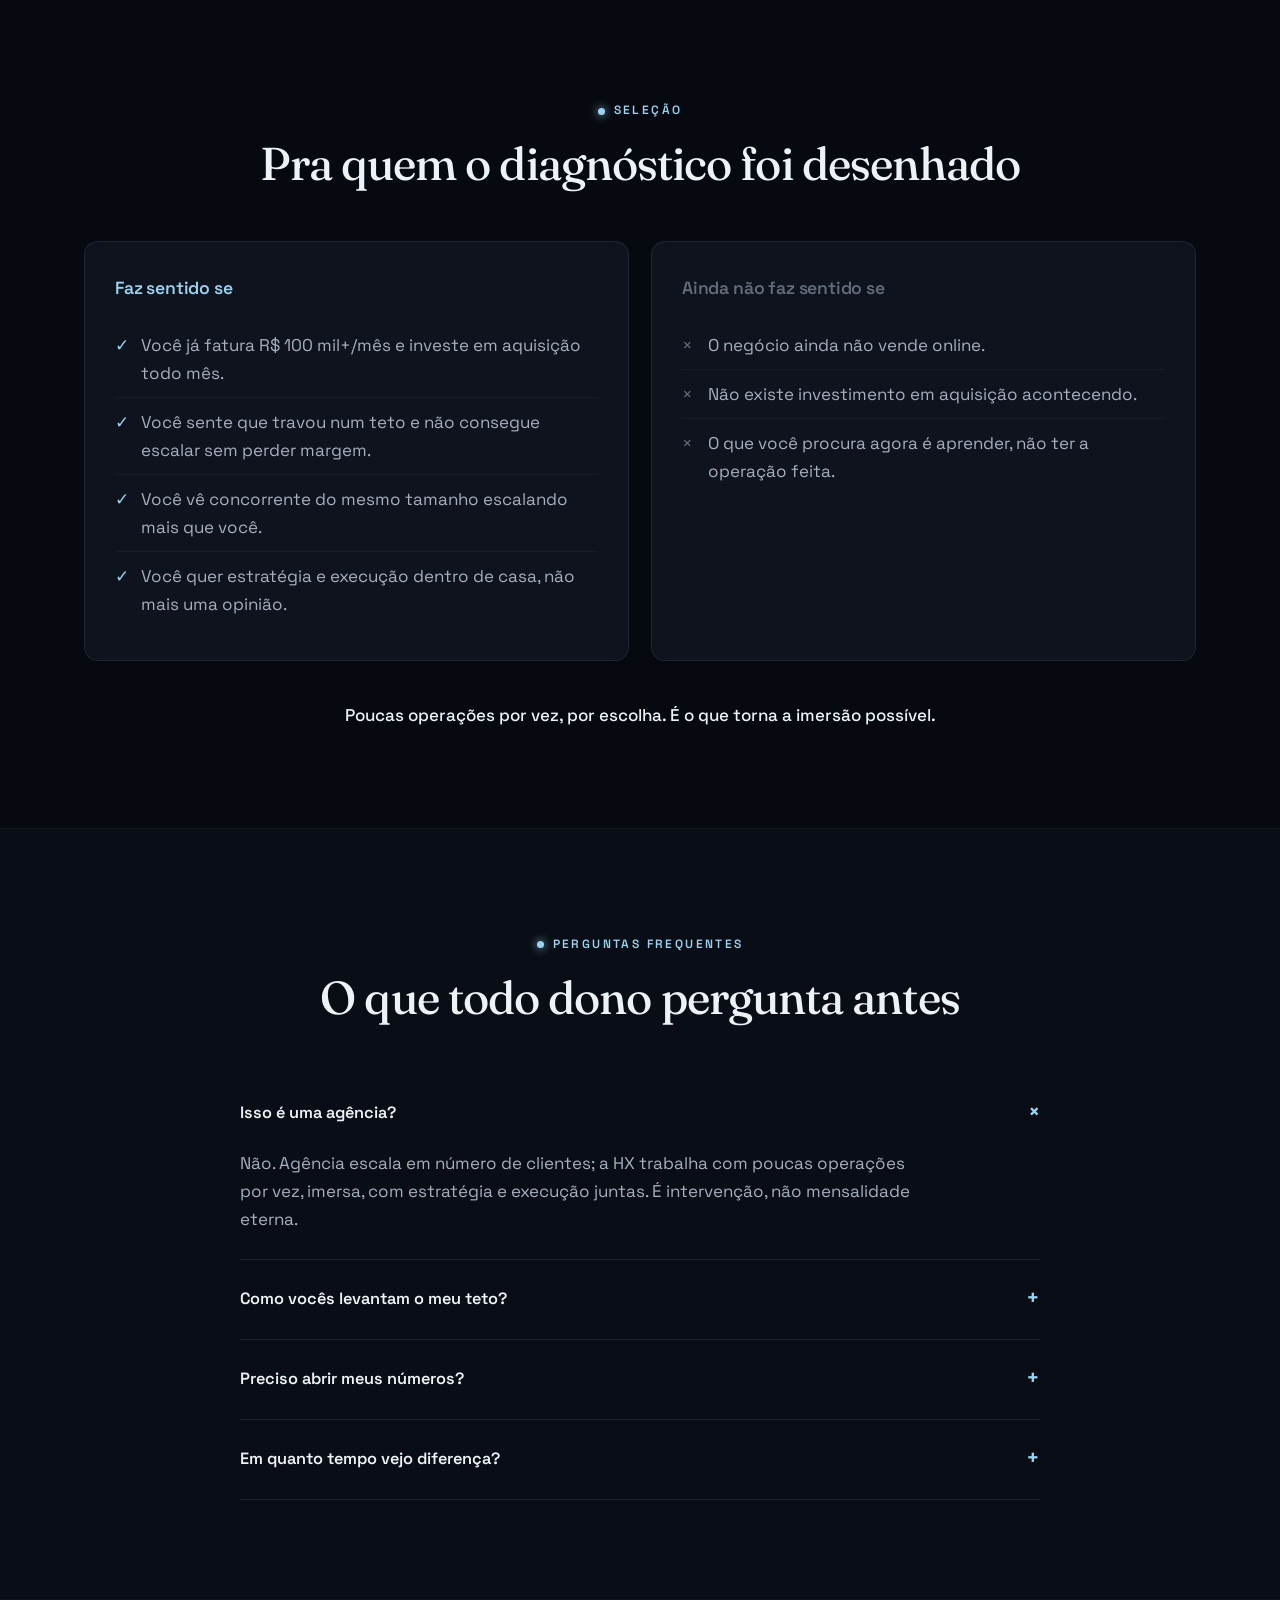
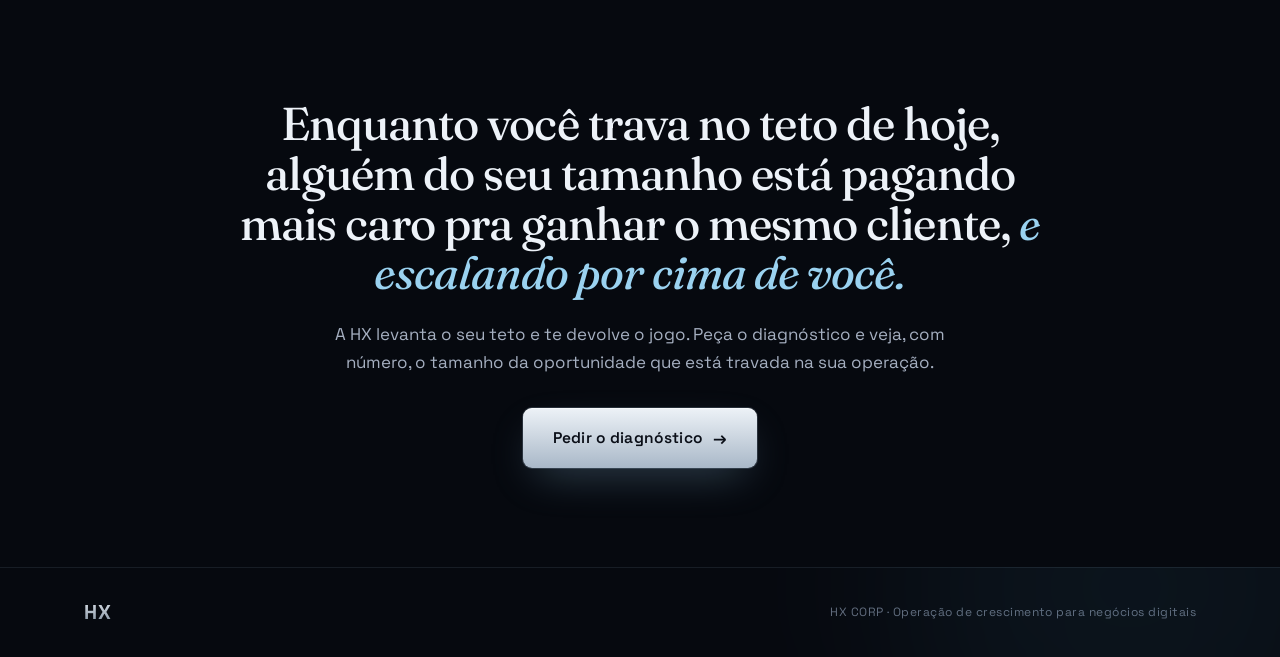
<file: diagnostico/index.html>
<!doctype html>
<html lang="pt-BR">
<head>
  <meta charset="utf-8">
  <meta name="viewport" content="width=device-width, initial-scale=1">
  <title>HX · Levante o teto de aquisição da sua operação</title>
  <meta name="description" content="Quem pode pagar mais caro por um cliente e ainda lucrar domina o mercado. A HX entra na sua operação, levanta o seu teto de aquisição e te dá munição pra escalar além do concorrente. Executando, não ensinando.">
  <meta property="og:title" content="HX · Levante o teto de aquisição da sua operação">
  <meta property="og:description" content="Diagnóstico de operação: descubra com número o seu teto de aquisição hoje e o quanto dá pra levantar. Um time que geriu R$ 250 mi+ em mídia.">
  <meta name="theme-color" content="#06090F">

  <link rel="preconnect" href="https://fonts.googleapis.com">
  <link rel="preconnect" href="https://fonts.gstatic.com" crossorigin>
  <link href="https://fonts.googleapis.com/css2?family=Fraunces:ital,opsz,wght@0,9..144,400..600;1,9..144,400..600&family=Space+Grotesk:wght@400;500;600;700&display=swap" rel="stylesheet">
  <link rel="stylesheet" href="styles.css">
</head>
<body>

  <!-- ============ HERO (form-first) ============ -->
  <header class="hero" id="topo">
    <div class="hero-glow" aria-hidden="true"><i></i></div>
    <div class="wrap">
      <nav class="nav">
        <div class="logo">HX</div>
        <div class="nav-links">
          <a href="#metodo">O método</a>
          <a href="#prova">Prova</a>
          <a href="#oferta">Como começa</a>
        </div>
        <a href="#aplicacao" class="btn-ghost">Pedir diagnóstico</a>
      </nav>

      <div class="hero-grid">
        <div class="hero-lead">
          <p class="eyebrow reveal">Para donos que faturam R$ 100 mil+/mês e travaram na escala</p>
          <h1 class="reveal" id="hvH1" title="Clique para ver a próxima variação">A maioria das operações digitais desperdiça, todo mês, <em>mais lucro do que gastaria pra consertar o problema de vez.</em></h1>
          <div class="hv-controls reveal" aria-label="Variações de headline (modo apresentação)">
            <button type="button" class="hv-btn" id="hvPrev" aria-label="Variação anterior">‹</button>
            <span class="hv-label" id="hvLabel">Lead <b>1 · Proclamação</b> · 1/6</span>
            <button type="button" class="hv-btn" id="hvNext" aria-label="Próxima variação">›</button>
          </div>
          <p class="hero-sub reveal">Todo negócio tem um teto invisível: o quanto ele pode investir pra conquistar um cliente antes de dar prejuízo. Quem tem o teto mais alto escala mais e domina o mercado. A HX entra na sua operação, levanta esse teto e te dá munição pra crescer além do concorrente. Executando, não ensinando.</p>
          <div class="hero-trust reveal">
            <span><b>R$ 250 mi+</b> em mídia sob gestão</span>
            <span><b>R$ 128 mi</b> em 50 dias no maior lançamento da AL</span>
            <span><b>150+</b> lançamentos executados</span>
          </div>
        </div>

        <div class="hero-form-wrap reveal" id="aplicacao">
          <form class="hero-form" id="formAplicacao" novalidate>
            <p class="hf-kick">Peça o diagnóstico</p>
            <p class="hf-sub">Um sócio da HX analisa a sua operação pessoalmente e responde com prioridade.</p>
            <div class="field">
              <label for="fNome">Nome</label>
              <input type="text" id="fNome" name="nome" placeholder="Seu nome" required autocomplete="name">
            </div>
            <div class="field">
              <label for="fZap">WhatsApp</label>
              <input type="tel" id="fZap" name="whatsapp" placeholder="(00) 0 0000 0000" required autocomplete="tel" inputmode="tel">
            </div>
            <div class="field">
              <label for="fInsta">Instagram ou site do negócio</label>
              <input type="text" id="fInsta" name="instagram_site" placeholder="@">
            </div>
            <fieldset class="field pills" data-name="faturamento">
              <legend>Faturamento mensal</legend>
              <button type="button">Até R$ 100 mil</button>
              <button type="button">R$ 100 a 300 mil</button>
              <button type="button">R$ 300 mil a 1 mi</button>
              <button type="button">Acima de R$ 1 mi</button>
            </fieldset>
            <fieldset class="field pills" data-name="investimento_aquisicao">
              <legend>Investimento mensal em aquisição</legend>
              <button type="button">Até R$ 10 mil</button>
              <button type="button">R$ 10 a 50 mil</button>
              <button type="button">R$ 50 a 200 mil</button>
              <button type="button">Acima de R$ 200 mil</button>
            </fieldset>
            <button type="submit" class="btn btn-full" id="btnEnviar">Quero o diagnóstico</button>
            <p class="form-note">Poucas operações por vez, por escolha. Seus dados ficam com a HX, fora de qualquer lista.</p>
            <p class="form-feedback" id="formFeedback" role="status"></p>
          </form>
        </div>
      </div>
    </div>
  </header>

  <!-- ============ LOGOBAR ============ -->
  <div class="logobar">
    <div class="wrap logos reveal">
      <span class="cap">Trajetória construída dentro de</span>
      <span>BILHON</span><span>V4 COMPANY</span><span>NÔMADE MILIONÁRIO</span><span>FACULDADE VP</span><span>PIX DO MILHÃO</span><span>SPOTIFY</span>
    </div>
  </div>

  <!-- ============ PROVA ============ -->
  <section class="provas" id="prova">
    <div class="wrap">
      <p class="eyebrow kick reveal">Quem está levantando o teto</p>
      <div class="bignum reveal">
        <div class="n" data-count="250" data-suffix="">R$ 250 <em>mi+</em></div>
        <p class="cap">investidos em mídia sob gestão</p>
      </div>
      <div class="stat-row">
        <div class="cell reveal"><strong>R$ 128 mi em 50 dias</strong><span>Liderança de mídia no maior lançamento da América Latina (Nômade Milionário)</span></div>
        <div class="cell reveal"><strong>Meio bilhão</strong><span>de faturamento gerado nos projetos sob gestão</span></div>
        <div class="cell reveal"><strong>150+ lançamentos</strong><span>executados de ponta a ponta, de 6 a 8 dígitos</span></div>
      </div>
    </div>
  </section>

  <!-- ============ MECANISMO (Teto de Aquisição) ============ -->
  <section class="mecanismo" id="metodo">
    <div class="wrap">
      <div class="head reveal">
        <p class="eyebrow">O método</p>
        <h2>Como a HX <span class="i">levanta o seu teto.</span></h2>
        <p class="sub">Teto de aquisição é o quanto você pode pagar pra conquistar um cliente e ainda lucrar. Quanto mais alto o seu, mais forte você escala, e mais difícil fica pro concorrente competir com você. A HX levanta o seu em três movimentos, com estratégia e execução no mesmo time.</p>
      </div>
      <div class="steps steps-3">
        <article class="step reveal">
          <span class="snum">1</span>
          <h3>Leitura</h3>
          <p>Instala o dado real na sua operação: de onde vem cada venda, quanto cada real de mídia devolve, onde está o seu teto hoje. Não é pra achar defeito. É pra te dar munição de escalar sem medo, com número em vez de palpite.</p>
        </article>
        <article class="step reveal">
          <span class="snum">2</span>
          <h3>Esteira</h3>
          <p>Reconstrói a sua oferta num ecossistema de ascensão: o mesmo cliente passa a comprar de novo e a valer mais ao longo do tempo. Com o cliente valendo mais, o teto sobe, e o CAC que hoje aperta deixa de apertar.</p>
        </article>
        <article class="step reveal">
          <span class="snum">3</span>
          <h3>Escala</h3>
          <p>Com dado limpo e teto alto, você passa a poder gastar mais que o concorrente pra ganhar o mesmo cliente, e lucrar fazendo isso. É aí que você domina o leilão do tráfego e escala por cima de quem trava.</p>
        </article>
      </div>
      <p class="fecho reveal">Repara: escala é consequência. Todo mundo vende escala. Ninguém entra na sua operação e reconstrói o seu dado e a sua esteira pra aumentar o quanto você pode pagar por cliente. Quem ensina não faz isso. A HX faz.</p>
    </div>
  </section>

  <!-- ============ FOUNDER / AUTORIDADE ============ -->
  <section class="founder">
    <div class="wrap">
      <div class="founder-grid">
        <div class="founder-portrait imgslot reveal"><span>Foto profissional<br>Matheus Barbosa</span></div>
        <div class="founder-body reveal">
          <p class="eyebrow">Quem está por trás</p>
          <h2>O nível técnico <span class="i">tem nome.</span></h2>
          <p>Matheus Barbosa liderou a mídia do maior lançamento da história da América Latina: R$ 128 milhões em 50 dias, o Nômade Milionário, do Thiago Finch. Head de Mídia Paga na Bilhon. Head de Tráfego na V4 Company, gerenciando os maiores projetos da rede, incluindo a própria V4.</p>
          <p>Mais de R$ 250 milhões investidos em mídia e mais de 150 lançamentos sob a gestão dele.</p>
          <p class="cand">Essa trajetória foi construída dentro de operações gigantes. A HX existe pra instalar exatamente esse nível de precisão dentro de negócios selecionados.</p>
        </div>
      </div>

      <div class="quotes">
        <figure class="quote reveal">
          <blockquote>"A precisão técnica que o Barbosa trouxe à equipe foi um dos pontos-chave para escalar uma cifra absurda mantendo o ROI altíssimo."</blockquote>
          <figcaption><span class="av" aria-hidden="true"></span><span><strong>@thiagofinch</strong><span>Fundador da Bilhon</span></span></figcaption>
        </figure>
        <figure class="quote reveal">
          <blockquote>"Vi o domínio, a clareza e a organização que o Matheus teve para lidar com os anúncios, com resultado muito fora da curva, tanto de aquisição quanto de qualificação."</blockquote>
          <figcaption><span class="av" aria-hidden="true"></span><span><strong>@claudio.camozzi</strong><span>Conselheiro de negócios do Thiago Finch</span></span></figcaption>
        </figure>
        <figure class="quote reveal">
          <blockquote>"Saímos de 6 para 7 dígitos por mês graças às estratégias de escala e aos funis certos. Coloquei as mãos atrás da cabeça quando começamos a vender no automático."</blockquote>
          <figcaption><span class="av" aria-hidden="true"></span><span><strong>@vpnutricaofuncional</strong><span>Faculdade VP</span></span></figcaption>
        </figure>
      </div>
      <p class="flip reveal">Agora imagine esse mesmo nível de precisão apontado pra <em>levantar o seu teto.</em></p>
    </div>
  </section>

  <!-- ============ OFERTA (garantia creditável) ============ -->
  <section class="oferta" id="oferta">
    <div class="wrap">
      <div class="oferta-card reveal">
        <p class="eyebrow">Como começa</p>
        <h2>Você só paga o projeto <span class="i">depois de ver o número.</span></h2>
        <p>Começa pela Leitura: um raio-x da sua operação que entrega, com número, qual é o seu teto de aquisição hoje e o quanto dá pra levantar. A Leitura é paga e abate integralmente no projeto se você seguir. Você não compra promessa. Compra o diagnóstico, vê o tamanho da oportunidade na mesa, e decide.</p>
        <p class="oferta-punch">Hoje você trava a verba num teto porque acima dele começa a dar prejuízo. A HX levanta esse teto. Você passa a escalar além dele ainda lucrando.</p>
        <p class="oferta-preco">Projetos começam em <b>R$ 20 mil</b>, dimensionados ao tamanho da operação e ancorados no teto que a gente destrava, não no que você gasta hoje.</p>
        <a href="#aplicacao" class="btn">Pedir o diagnóstico</a>
      </div>
    </div>
  </section>

  <!-- ============ FIT ============ -->
  <section class="fit">
    <div class="wrap">
      <div class="head reveal">
        <p class="eyebrow">Seleção</p>
        <h2>Pra quem o diagnóstico foi desenhado</h2>
      </div>
      <div class="fit-cols">
        <div class="fit-col sim reveal">
          <h3>Faz sentido se</h3>
          <ul>
            <li>Você já fatura R$ 100 mil+/mês e investe em aquisição todo mês.</li>
            <li>Você sente que travou num teto e não consegue escalar sem perder margem.</li>
            <li>Você vê concorrente do mesmo tamanho escalando mais que você.</li>
            <li>Você quer estratégia e execução dentro de casa, não mais uma opinião.</li>
          </ul>
        </div>
        <div class="fit-col nao reveal">
          <h3>Ainda não faz sentido se</h3>
          <ul>
            <li>O negócio ainda não vende online.</li>
            <li>Não existe investimento em aquisição acontecendo.</li>
            <li>O que você procura agora é aprender, não ter a operação feita.</li>
          </ul>
        </div>
      </div>
      <p class="fit-nota reveal">Poucas operações por vez, por escolha. É o que torna a imersão possível.</p>
    </div>
  </section>

  <!-- ============ FAQ ============ -->
  <section class="faq">
    <div class="wrap">
      <div class="head reveal">
        <p class="eyebrow">Perguntas frequentes</p>
        <h2>O que todo dono pergunta antes</h2>
      </div>
      <div class="faq-list reveal">
        <details open>
          <summary>Isso é uma agência?</summary>
          <p>Não. Agência escala em número de clientes; a HX trabalha com poucas operações por vez, imersa, com estratégia e execução juntas. É intervenção, não mensalidade eterna.</p>
        </details>
        <details>
          <summary>Como vocês levantam o meu teto?</summary>
          <p>Com dado real (você para de escalar no escuro e passa a saber exatamente o que empurrar) e com uma esteira de ofertas que faz cada cliente valer mais ao longo do tempo. Cliente valendo mais é teto mais alto: você pode pagar mais caro pra conquistar cada um e ainda lucrar.</p>
        </details>
        <details>
          <summary>Preciso abrir meus números?</summary>
          <p>Sim, com NDA assinado. Não dá pra calcular o seu teto no escuro, e é justamente operar no escuro que trava a sua escala hoje.</p>
        </details>
        <details>
          <summary>Em quanto tempo vejo diferença?</summary>
          <p>A intervenção dura de 30 a 60 dias e boa parte das correções gera efeito ainda dentro dela.</p>
        </details>
      </div>
    </div>
  </section>

  <!-- ============ FINAL ============ -->
  <section class="final">
    <div class="wrap">
      <h2 class="reveal">Enquanto você trava no teto de hoje, alguém do seu tamanho está pagando mais caro pra ganhar o mesmo cliente, <span class="i">e escalando por cima de você.</span></h2>
      <p class="reveal">A HX levanta o seu teto e te devolve o jogo. Peça o diagnóstico e veja, com número, o tamanho da oportunidade que está travada na sua operação.</p>
      <a href="#aplicacao" class="btn reveal">Pedir o diagnóstico</a>
    </div>
  </section>

  <footer class="footer">
    <div class="wrap">
      <div class="logo">HX</div>
      <p>HX CORP · Operação de crescimento para negócios digitais</p>
    </div>
  </footer>

  <script src="app.js" defer></script>
</body>
</html>
</file>
<file: styles.css>
/* ============================================================
   HX STOP LOSS · Operação Premium (direção Mock A)
   Claro + navy + dourado + serifada nos destaques.
   Regras: simétrico, centrado, H1 <= 56px, leitura confortável,
   uma cor de ação, scroll reveals sóbrios.
   ============================================================ */
:root {
  --bg: #F7F8FA;
  --white: #FFFFFF;
  --navy: #0E1B2E;
  --navy-2: #16273F;
  --gold: #B9915B;
  --gold-dark: #A37E49;
  --ink: #182235;
  --sec: #5A6478;
  --sec-light: #B9C2CF;
  --line: #E6E9EE;
  --line-dark: #24354F;
  --font: 'Manrope', sans-serif;
  --serif: 'Libre Baskerville', serif;
  --ease: cubic-bezier(0.22, 1, 0.36, 1);
}

* { margin: 0; padding: 0; box-sizing: border-box; }
html { scroll-behavior: smooth; }
body {
  font-family: var(--font);
  background: var(--bg);
  color: var(--ink);
  font-size: 17px;
  line-height: 1.7;
  -webkit-font-smoothing: antialiased;
  overflow-x: hidden;
}
.wrap { max-width: 1160px; margin: 0 auto; padding-left: clamp(20px, 4vw, 40px); padding-right: clamp(20px, 4vw, 40px); }
::selection { background: var(--gold); color: #fff; }

.serif { font-family: var(--serif); font-style: italic; font-weight: 400; }
.gold { color: var(--gold); }

h1 { font-size: clamp(2rem, 4.6vw, 3.4rem); font-weight: 800; line-height: 1.14; letter-spacing: -0.02em; }
h2 { font-size: clamp(1.6rem, 3vw, 2.3rem); font-weight: 800; line-height: 1.18; letter-spacing: -0.015em; }
h3 { font-weight: 800; letter-spacing: -0.01em; }

.eyebrow { font-size: 12.5px; font-weight: 800; letter-spacing: 0.16em; color: var(--gold); margin-bottom: 16px; }
.head { max-width: 780px; margin: 0 auto 48px; text-align: center; }
.head .sub { margin-top: 16px; color: var(--sec); font-size: 17px; }

section { padding: clamp(64px, 9vh, 104px) 0; }
.dark { background: var(--navy); color: #EDF1F6; }
.dark h2 { color: #fff; }
.dark p { color: var(--sec-light); }
.dark .strong { color: #fff; }

.prose { max-width: 720px; margin: 0 auto; }
.prose-wide { max-width: 820px; margin: 0 auto; text-align: center; }
.prose p + p, .prose-wide p + p { margin-top: 22px; }
.strong { font-weight: 700; color: var(--ink); }
.pull {
  font-size: clamp(1.25rem, 2.2vw, 1.6rem); line-height: 1.5; color: var(--navy);
  border-left: 3px solid var(--gold); padding-left: 26px; margin: 30px 0;
}
.pull em { font-style: italic; color: var(--gold-dark); }

/* ---------- botões ---------- */
.btn {
  display: inline-block; background: var(--gold); color: #fff;
  font-weight: 800; font-size: 16px; padding: 17px 38px; border-radius: 10px;
  text-decoration: none; border: 0; cursor: pointer; text-align: center;
  transition: transform 0.3s var(--ease), box-shadow 0.3s var(--ease), background 0.25s;
  box-shadow: 0 8px 22px rgba(185, 145, 91, 0.28);
}
.btn:hover { background: var(--gold-dark); transform: translateY(-2px); box-shadow: 0 14px 30px rgba(185, 145, 91, 0.35); }
.btn-sm { padding: 12px 22px; font-size: 14px; box-shadow: none; }
.btn-full { width: 100%; }
.micro { font-size: 13px; color: var(--sec-light); margin-top: 14px; }

/* ---------- reveals (scroll) ---------- */
.reveal { opacity: 0; transform: translateY(28px); transition: opacity 0.85s var(--ease), transform 0.85s var(--ease); }
.reveal.in { opacity: 1; transform: none; }

/* ============ HERO ============ */
.hero { background: var(--navy); color: #EDF1F6; padding: 0 0 clamp(48px, 7vh, 72px); }
.nav { display: flex; justify-content: space-between; align-items: center; padding: 26px 0; gap: 18px; }
.logo { font-weight: 800; font-size: 20px; color: #fff; letter-spacing: -0.01em; }
.logo b { color: var(--gold); }
.nav-links { display: flex; gap: 26px; font-size: 14.5px; }
.nav-links a { color: var(--sec-light); text-decoration: none; transition: color 0.25s; }
.nav-links a:hover { color: #fff; }
.hero-inner { max-width: 840px; margin: 0 auto; text-align: center; padding-top: clamp(44px, 7vh, 76px); }
.hero h1 { color: #fff; margin-top: 6px; }
.hero-sub { margin: 26px auto 0; max-width: 660px; font-size: 18px; color: var(--sec-light); }
.hero-cta { margin-top: 36px; }
.hero-media {
  margin: clamp(44px, 7vh, 64px) auto 0; max-width: 960px; height: clamp(180px, 30vw, 300px);
  border-radius: 14px; background: var(--navy-2); border: 1px solid var(--line-dark);
  display: flex; align-items: center; justify-content: center;
  color: #5A6880; font-size: 13px; letter-spacing: 0.1em; text-align: center; padding: 0 20px;
}

/* ---------- logo bar ---------- */
.logobar { background: var(--white); border-bottom: 1px solid var(--line); padding: 24px 0; }
.logos { display: flex; justify-content: center; align-items: center; gap: clamp(24px, 4.5vw, 54px); flex-wrap: wrap; }
.logos span { font-weight: 800; font-size: 15.5px; color: #A6AEBB; letter-spacing: 0.02em; }

/* ============ LEAD ============ */
.lead { background: var(--white); }
.lead p { font-size: 18px; }
.lead .strong { font-size: 18.5px; }

/* ============ PROBLEMA ============ */
.cenas { max-width: 860px; margin: 0 auto; display: grid; gap: 14px; }
.cena {
  background: var(--white); border: 1px solid var(--line); border-radius: 12px;
  padding: 22px 28px; font-size: 16px; color: var(--sec);
  transition: transform 0.3s var(--ease), box-shadow 0.3s var(--ease);
}
.cena:hover { transform: translateY(-2px); box-shadow: 0 10px 26px rgba(14, 27, 46, 0.06); }
.cena.destaque { background: var(--navy); border-color: var(--navy); }
.cena.destaque p { color: var(--sec-light); }
.cena.destaque strong { color: #fff; }
.problema .fecho { margin-top: 40px; text-align: center; font-size: 17.5px; color: var(--ink); font-weight: 600; }

/* ============ GAP (dark) ============ */
.gap h2 { margin-bottom: 26px; }
.gap .prose-wide { text-align: left; max-width: 720px; }
.gap .eyebrow { text-align: left; }

/* ============ MECANISMO ============ */
.mecanismo { background: var(--white); }

/* ============ 9 FRENTES ============ */
.grid9 { display: grid; grid-template-columns: repeat(3, 1fr); gap: 18px; }
.card {
  background: var(--white); border: 1px solid var(--line); border-radius: 14px;
  padding: 28px 26px;
  transition: transform 0.35s var(--ease), box-shadow 0.35s var(--ease), border-color 0.3s;
}
.card:hover { transform: translateY(-4px); box-shadow: 0 16px 34px rgba(14, 27, 46, 0.08); border-color: #D8CDBB; }
.card .num { display: block; font-size: 13px; font-weight: 800; color: var(--gold); margin-bottom: 12px; letter-spacing: 0.06em; }
.card h3 { font-size: 18.5px; color: var(--navy); margin-bottom: 10px; }
.card p { font-size: 14.5px; line-height: 1.6; color: var(--sec); }
.frentes .fecho { margin-top: 44px; text-align: center; font-weight: 600; }

/* ============ COMO (dark) ============ */
.steps { display: grid; grid-template-columns: repeat(4, 1fr); gap: 22px; max-width: 1080px; margin: 0 auto; }
.step { text-align: left; background: var(--navy-2); border: 1px solid var(--line-dark); border-radius: 14px; padding: 26px 24px; }
.snum {
  display: inline-flex; align-items: center; justify-content: center;
  width: 40px; height: 40px; border-radius: 50%;
  background: rgba(185, 145, 91, 0.14); border: 1px solid var(--gold);
  color: var(--gold); font-weight: 800; margin-bottom: 16px;
}
.step h3 { color: #fff; font-size: 17.5px; margin-bottom: 8px; }
.step p { font-size: 14.5px; line-height: 1.6; }

/* ============ O QUE MUDA ============ */
.muda { background: var(--white); }
.checklist { max-width: 720px; margin: 0 auto; list-style: none; }
.checklist li {
  position: relative; padding: 14px 0 14px 40px; font-size: 17px; color: var(--ink);
  border-bottom: 1px solid var(--line);
}
.checklist li:last-child { border-bottom: 0; }
.checklist li::before {
  content: '✓'; position: absolute; left: 4px; top: 12px;
  color: var(--gold); font-weight: 800; font-size: 18px;
}

/* ============ PROVAS (dark) ============ */
.provas .prose-wide p { font-size: 18px; }
.pendencia { font-size: 12px; letter-spacing: 0.12em; color: var(--gold); opacity: 0.75; margin-top: 26px; }

/* ============ ALTERNATIVAS ============ */
.alts { display: grid; grid-template-columns: 1fr 1fr; gap: 18px; max-width: 1000px; margin: 0 auto; }
.alt { background: var(--white); border: 1px solid var(--line); border-radius: 14px; padding: 30px; }
.alt h3 { font-size: 18px; color: var(--navy); margin-bottom: 12px; }
.alt p { font-size: 15px; color: var(--sec); line-height: 1.65; }
.alt-hx { background: var(--navy); border-color: var(--navy); }
.alt-hx h3 { color: var(--gold); }
.alt-hx p { color: #DCE3EC; }

/* ============ INVESTIMENTO ============ */
.investimento { background: var(--white); }
.inv-card {
  max-width: 860px; margin: 0 auto; background: var(--bg);
  border: 1px solid var(--line); border-radius: 18px;
  padding: clamp(32px, 5vw, 56px); text-align: center;
}
.inv-card h2 { max-width: 660px; margin: 0 auto 24px; }
.inv-card p { max-width: 680px; margin: 0 auto 18px; color: var(--sec); font-size: 16.5px; }
.inv-card .strong { color: var(--ink); }
.inv-card .ancora { font-size: 14.5px; color: #98A1B0; margin-top: 8px; }

/* ============ FIT ============ */
.fit-cols { display: grid; grid-template-columns: 1.15fr 1fr; gap: 20px; max-width: 940px; margin: 0 auto; }
.fit-col { border-radius: 14px; padding: 32px; }
.fit-sim { background: var(--white); border: 1px solid var(--line); }
.fit-nao { background: #EFF1F4; }
.fit-col h3 { font-size: 13px; letter-spacing: 0.14em; text-transform: uppercase; margin-bottom: 18px; }
.fit-sim h3 { color: var(--gold-dark); }
.fit-nao h3 { color: #8B94A5; }
.fit-col ul { list-style: none; }
.fit-col li { padding: 9px 0 9px 26px; position: relative; font-size: 15.5px; line-height: 1.55; }
.fit-sim li { color: var(--ink); }
.fit-sim li::before { content: '→'; position: absolute; left: 0; color: var(--gold); font-weight: 800; }
.fit-nao li { color: var(--sec); font-size: 14.5px; }
.fit-nao li::before { content: '·'; position: absolute; left: 6px; color: #8B94A5; font-weight: 800; }

/* ============ APLICAÇÃO (dark) ============ */
.apl-grid { display: grid; grid-template-columns: 1fr 1.15fr; gap: clamp(32px, 5vw, 72px); align-items: start; }
.apl-left h2 { margin-bottom: 20px; }
.apl-left p { font-size: 16.5px; }
.form {
  background: var(--white); border-radius: 16px; padding: clamp(24px, 3.4vw, 40px);
  color: var(--ink); display: flex; flex-direction: column; gap: 16px;
}
.field { display: flex; flex-direction: column; gap: 8px; border: 0; }
.field label, .field legend { font-size: 12px; font-weight: 800; letter-spacing: 0.08em; text-transform: uppercase; color: var(--sec); }
.field input, .field textarea {
  border: 1px solid #DDE2E9; border-radius: 9px; background: #FAFBFC;
  padding: 13px 14px; font-family: var(--font); font-size: 15px; color: var(--ink);
  outline: none; transition: border-color 0.25s, box-shadow 0.25s; width: 100%; resize: vertical;
}
.field input:focus, .field textarea:focus { border-color: var(--gold); box-shadow: 0 0 0 3px rgba(185, 145, 91, 0.15); }
.field input.error, .field textarea.error { border-color: #D64541; }
.pills { display: block; }
.pills legend { margin-bottom: 10px; }
.pills button {
  display: inline-block; font-family: var(--font); font-size: 13.5px; font-weight: 600;
  color: var(--sec); background: #FAFBFC; border: 1px solid #DDE2E9; border-radius: 999px;
  padding: 9px 15px; margin: 0 8px 8px 0; cursor: pointer; transition: all 0.22s;
}
.pills button:hover { border-color: var(--gold); color: var(--ink); }
.pills button.active { background: var(--navy); border-color: var(--navy); color: #fff; }
.pills.error legend { color: #D64541; }
.form-note { font-size: 11.5px; text-align: center; color: #98A1B0; }
.form-feedback { font-size: 13px; text-align: center; font-weight: 700; min-height: 1em; }
.form-feedback.ok { color: #1DA46A; }
.form-feedback.err { color: #D64541; }

/* ============ FAQ ============ */
.faq { background: var(--white); }
.faq-list { max-width: 820px; margin: 0 auto; }
.faq-list details { border-bottom: 1px solid var(--line); }
.faq-list summary {
  list-style: none; cursor: pointer; padding: 20px 36px 20px 0; position: relative;
  font-weight: 800; font-size: 17.5px; color: var(--navy); transition: color 0.25s;
}
.faq-list summary::-webkit-details-marker { display: none; }
.faq-list summary::after {
  content: '+'; position: absolute; right: 4px; top: 50%; transform: translateY(-50%);
  color: var(--gold); font-size: 20px; font-weight: 600;
}
.faq-list details[open] summary::after { content: '–'; }
.faq-list summary:hover { color: var(--gold-dark); }
.faq-list details p { padding: 0 0 22px; color: var(--sec); font-size: 15.5px; max-width: 72ch; }

/* ============ FINAL (dark) ============ */
.final { text-align: center; padding: clamp(88px, 13vh, 140px) 0; }
.final h2 { font-size: clamp(1.9rem, 3.6vw, 2.8rem); max-width: 760px; margin: 0 auto 26px; }
.final p { max-width: 680px; margin: 0 auto 18px; font-size: 17px; }
.final .strong { margin-bottom: 34px; }

/* ============ FOOTER ============ */
.footer { background: var(--navy); border-top: 1px solid var(--line-dark); padding: 26px 0; }
.footer .wrap { display: flex; justify-content: space-between; align-items: center; gap: 14px; flex-wrap: wrap; }
.footer .logo { font-size: 16px; }
.footer p { font-size: 12px; color: #5A6880; letter-spacing: 0.06em; }

/* ============ RESPONSIVO ============ */
@media (max-width: 1024px) {
  .grid9 { grid-template-columns: 1fr 1fr; }
  .steps { grid-template-columns: 1fr 1fr; }
  .apl-grid { grid-template-columns: 1fr; }
  .alts { grid-template-columns: 1fr; }
}
@media (max-width: 640px) {
  body { font-size: 16px; }
  .nav-links { display: none; }
  .grid9 { grid-template-columns: 1fr; }
  .steps { grid-template-columns: 1fr; }
  .fit-cols { grid-template-columns: 1fr; }
  .hero-cta .btn { width: 100%; }
  .pull { padding-left: 18px; }
}

/* ============ PÁGINA DE APLICAÇÃO (/aplicacao/) ============ */
.stats { display: grid; grid-template-columns: repeat(3, 1fr); gap: 22px; max-width: 1020px; margin: 48px auto 0; }
.stat {
  background: var(--navy-2); border: 1px solid var(--line-dark); border-radius: 14px;
  padding: 30px 28px; text-align: center;
}
.stat strong { display: block; font-size: 19px; line-height: 1.35; color: #fff; letter-spacing: -0.01em; }
.stat span { display: block; margin-top: 10px; font-size: 14.5px; color: var(--sec-light); line-height: 1.55; }
.provas .stats + .pendencia { margin-top: 36px; }
.fit .fit-nota { margin-top: 40px; text-align: center; font-weight: 600; color: var(--ink); }
.stats.stats-4 { grid-template-columns: repeat(4, 1fr); max-width: 1120px; }

/* founder */
.founder-card {
  display: flex; gap: 34px; align-items: center;
  background: var(--white); border: 1px solid var(--line); border-radius: 16px;
  padding: 38px 40px; max-width: 940px; margin: 0 auto;
  box-shadow: 0 10px 30px rgba(14, 27, 46, 0.06);
}
.founder-foto {
  flex: 0 0 128px; height: 128px; border-radius: 50%;
  background: var(--navy); color: var(--gold);
  display: flex; align-items: center; justify-content: center;
  font-weight: 800; font-size: 34px; letter-spacing: 0.04em;
  border: 3px solid var(--gold);
}
.founder-bio h3 { font-size: 19px; margin-bottom: 12px; }
.founder-bio p + p { margin-top: 14px; }
.founder-bio p { color: var(--sec); font-size: 16px; }
.founder-bio .strong { color: var(--ink); }

/* quotes */
.quotes { display: grid; grid-template-columns: repeat(3, 1fr); gap: 22px; max-width: 1120px; margin: 44px auto 0; }
.quote {
  background: var(--white); border: 1px solid var(--line); border-radius: 14px;
  padding: 28px 26px; display: flex; flex-direction: column; gap: 18px; margin: 0;
}
.quote blockquote { margin: 0; font-size: 15.5px; line-height: 1.65; color: var(--ink); font-style: italic; }
.quote figcaption strong { display: block; font-size: 14.5px; color: var(--navy); }
.quote figcaption span { display: block; font-size: 13px; color: var(--sec); margin-top: 2px; }
.quote figcaption { border-top: 1px solid var(--line); padding-top: 14px; }

/* chips (frentes como sistema) */
.chips { display: flex; flex-wrap: wrap; justify-content: center; gap: 10px; max-width: 860px; margin: 40px auto 0; }
.chips span {
  background: var(--white); border: 1px solid var(--line); border-radius: 999px;
  padding: 9px 18px; font-size: 14px; font-weight: 700; color: var(--navy);
}
.mecanismo .sistema-nota { margin-top: 30px; text-align: center; font-weight: 600; color: var(--ink); }

/* carrossel de headlines (modo apresentação) */
.hero-inner h1 { transition: opacity 0.22s ease; }
.hero-inner h1.hv-fade { opacity: 0; }
.hv-controls { display: flex; align-items: center; justify-content: center; gap: 14px; margin-top: 18px; }
.hv-btn {
  width: 34px; height: 34px; border-radius: 50%; cursor: pointer;
  background: transparent; border: 1px solid var(--line-dark); color: var(--sec-light);
  font-size: 19px; line-height: 1; padding: 0 0 3px;
  transition: border-color 0.25s, color 0.25s;
}
.hv-btn:hover { border-color: var(--gold); color: var(--gold); }
.hv-label { font-size: 12.5px; font-weight: 800; letter-spacing: 0.1em; color: var(--gold); min-width: 132px; text-align: center; }
@media (min-width: 1025px) {
  .hero-inner h1 { min-height: 3.45em; }
}

@media (max-width: 1024px) {
  .stats.stats-4 { grid-template-columns: 1fr 1fr; }
  .quotes { grid-template-columns: 1fr; }
}
@media (max-width: 640px) {
  .stats, .stats.stats-4 { grid-template-columns: 1fr; }
  .founder-card { flex-direction: column; text-align: center; padding: 30px 22px; }
}

/* ============ ACESSIBILIDADE ============ */
@media (prefers-reduced-motion: reduce) {
  *, *::before, *::after { animation: none !important; transition: none !important; }
  .reveal { opacity: 1 !important; transform: none !important; }
  html { scroll-behavior: auto; }
}
</file>
<file: aplicacao/styles.css>
/* ============================================================
   HX STOP LOSS · /aplicacao/ — Dark Editorial Premium (V3)
   Near-black em camadas · serifa editorial (Fraunces) + grotesk
   técnica (Space Grotesk) · acento único terminal-green ·
   profundidade real (glow + grão + hairline) · motion por scroll.
   Stylesheet PRÓPRIA da rota. Não toca na raiz clara.
   ============================================================ */

:root {
  /* paleta alinhada ao logo HX: preto azulado + aço escovado + azul-gelo */
  --bg: #06090F;
  --bg-2: #090D15;
  --panel: #0E131E;
  --panel-2: #131A28;
  --line: rgba(176, 202, 230, 0.10);
  --line-2: rgba(176, 202, 230, 0.05);
  --ink: #EDF2F8;          /* off-white frio (headings) */
  --ink-2: #A5AFC0;        /* corpo */
  --ink-3: #626C7D;        /* mudo */
  --acc: #9AD2F0;          /* azul-gelo (signal, o rim light do logo) */
  --acc-deep: #5FA8D6;
  --acc-glow: rgba(154, 210, 240, 0.18);
  --steel-1: #EDF2F7;      /* metal claro */
  --steel-2: #A9B8C8;      /* metal médio */
  --steel-3: #6E7E90;      /* metal escuro */
  --red: #F0674B;          /* loss (usado com parcimônia) */
  --sans: 'Space Grotesk', system-ui, sans-serif;
  --serif: 'Fraunces', Georgia, serif;
  --ease: cubic-bezier(0.22, 1, 0.36, 1);
  --wrap: 1200px;
}

* { margin: 0; padding: 0; box-sizing: border-box; }
html { scroll-behavior: smooth; }
body {
  font-family: var(--sans);
  color: var(--ink-2);
  font-size: 17px;
  line-height: 1.65;
  -webkit-font-smoothing: antialiased;
  overflow-x: hidden;
  position: relative;
  /* textura hexagonal (favo) + vinheta fria, como a placa do logo */
  background-color: var(--bg);
  background-image:
    radial-gradient(120% 90% at 50% -10%, rgba(154,210,240,0.06), transparent 55%),
    radial-gradient(100% 120% at 50% 120%, rgba(95,168,214,0.05), transparent 55%),
    url("data:image/svg+xml,%3Csvg xmlns='http://www.w3.org/2000/svg' width='56' height='49' viewBox='0 0 56 49'%3E%3Cpath d='M28 0l14 8v16L28 32 14 24V8zM0 24.5l14 8v16L0 40.5zM42 24.5l14 8v16l-14-8z' fill='none' stroke='%239cc4e6' stroke-opacity='0.05'/%3E%3C/svg%3E");
  background-attachment: fixed, fixed, fixed;
}
/* grão fino sobre tudo */
body::before {
  content: ''; position: fixed; inset: 0; z-index: 9999; pointer-events: none;
  opacity: 0.03; mix-blend-mode: overlay;
  background-image: url("data:image/svg+xml,%3Csvg xmlns='http://www.w3.org/2000/svg' width='140' height='140'%3E%3Cfilter id='n'%3E%3CfeTurbulence type='fractalNoise' baseFrequency='0.85' numOctaves='3'/%3E%3C/filter%3E%3Crect width='100%25' height='100%25' filter='url(%23n)'/%3E%3C/svg%3E");
}

.wrap { max-width: var(--wrap); margin: 0 auto; padding: 0 clamp(22px, 4vw, 44px); }
::selection { background: var(--acc); color: #04160E; }

/* ---------- tipografia ---------- */
h1, h2, h3 { color: var(--ink); font-weight: 600; letter-spacing: -0.02em; }
h1 {
  font-family: var(--serif);
  font-size: clamp(2.5rem, 5.4vw, 4.6rem);
  line-height: 1.03; font-weight: 470;
  font-optical-sizing: auto;
}
h2 {
  font-family: var(--serif);
  font-size: clamp(1.9rem, 3.6vw, 3rem);
  line-height: 1.08; font-weight: 460;
}
h3 { font-family: var(--sans); font-weight: 600; font-size: 1.06rem; letter-spacing: -0.01em; }
.i { font-style: italic; color: var(--acc); font-weight: 430; }
em { font-style: italic; color: var(--acc); }

.eyebrow {
  font-family: var(--sans); font-size: 12px; font-weight: 600;
  letter-spacing: 0.22em; text-transform: uppercase; color: var(--acc);
  display: inline-flex; align-items: center; gap: 9px;
}
.eyebrow::before {
  content: ''; width: 7px; height: 7px; border-radius: 50%;
  background: var(--acc); box-shadow: 0 0 10px var(--acc);
}

section { padding: clamp(72px, 11vh, 132px) 0; position: relative; }
.lead-text { font-size: clamp(1.02rem, 1.4vw, 1.18rem); color: var(--ink-2); }
.strong { color: var(--ink); font-weight: 500; }

/* ---------- botões ---------- */
.btn {
  display: inline-flex; align-items: center; gap: 10px;
  background: linear-gradient(180deg, var(--steel-1), var(--steel-2)); color: #0A0E17; font-family: var(--sans);
  font-weight: 600; font-size: 15.5px; letter-spacing: 0.01em;
  padding: 16px 30px; border-radius: 9px; border: 0; cursor: pointer;
  text-decoration: none; transition: transform 0.3s var(--ease), box-shadow 0.3s var(--ease), filter 0.25s;
  box-shadow: inset 0 1px 0 rgba(255,255,255,0.55), 0 0 0 1px rgba(176,202,230,0.18), 0 16px 44px -14px rgba(154,210,240,0.35);
}
.btn::after { content: '→'; font-size: 17px; transition: transform 0.3s var(--ease); }
.btn:hover { filter: brightness(1.06); transform: translateY(-2px); box-shadow: inset 0 1px 0 rgba(255,255,255,0.6), 0 0 0 1px var(--acc), 0 22px 54px -16px var(--acc-glow); }
.btn:hover::after { transform: translateX(4px); }
.btn-ghost {
  background: transparent; color: var(--ink); box-shadow: inset 0 0 0 1px var(--line);
  padding: 12px 20px; font-size: 14px;
}
.btn-ghost::after { content: ''; }
.btn-ghost:hover { background: var(--panel); box-shadow: inset 0 0 0 1px var(--acc); transform: none; }
.micro { font-size: 13px; color: var(--ink-3); margin-top: 15px; max-width: 420px; }

/* ---------- reveals ---------- */
.reveal { opacity: 0; transform: translateY(26px); transition: opacity 0.9s var(--ease), transform 0.9s var(--ease); }
.reveal.in { opacity: 1; transform: none; }

/* ---------- moldura de imagem (placeholder elegante) ---------- */
.imgslot {
  position: relative; border: 1px solid var(--line); border-radius: 14px;
  background:
    linear-gradient(135deg, rgba(154,210,240,0.06), transparent 60%),
    repeating-linear-gradient(135deg, transparent, transparent 11px, rgba(176,202,230,0.02) 11px, rgba(176,202,230,0.02) 12px),
    var(--panel);
  display: flex; align-items: center; justify-content: center; overflow: hidden;
}
.imgslot span {
  font-family: var(--sans); font-size: 11px; letter-spacing: 0.14em; text-transform: uppercase;
  color: var(--ink-3); text-align: center; padding: 0 22px; line-height: 1.6;
}
.imgslot::before, .imgslot::after {
  content: ''; position: absolute; width: 16px; height: 16px; border: 1px solid var(--acc); opacity: 0.5;
}
.imgslot::before { top: 12px; left: 12px; border-right: 0; border-bottom: 0; }
.imgslot::after { bottom: 12px; right: 12px; border-left: 0; border-top: 0; }

/* ============================================================
   HERO
   ============================================================ */
.hero { padding: 0 0 clamp(60px, 9vh, 100px); border-bottom: 1px solid var(--line-2); }
.hero-glow {
  position: absolute; inset: 0; overflow: hidden; pointer-events: none; z-index: 0;
}
.hero-glow::before, .hero-glow::after {
  content: ''; position: absolute; border-radius: 50%; filter: blur(90px);
}
.hero-glow::before { width: 620px; height: 620px; top: -220px; left: -140px; background: var(--acc-glow); opacity: 0.55; animation: drift 16s var(--ease) infinite alternate; }
.hero-glow::after { width: 460px; height: 460px; bottom: -160px; right: -80px; background: rgba(95, 168, 214, 0.12); opacity: 0.6; animation: drift2 20s var(--ease) infinite alternate; }
/* anéis concêntricos do logo, sutis, atrás do hero */
.hero-glow i {
  position: absolute; top: 50%; right: -12%; transform: translateY(-50%);
  width: 720px; height: 720px; border-radius: 50%;
  border: 1px solid rgba(176,202,230,0.06);
  box-shadow: 0 0 0 40px rgba(176,202,230,0.015), 0 0 0 120px rgba(176,202,230,0.02), inset 0 0 120px rgba(154,210,240,0.05);
}
@keyframes drift { to { transform: translate(60px, 40px) scale(1.1); } }
@keyframes drift2 { to { transform: translate(-50px, -30px) scale(1.15); } }

.nav { display: flex; justify-content: space-between; align-items: center; padding: 26px 0; position: relative; z-index: 3; }
.logo {
  font-family: var(--sans); font-weight: 700; font-size: 18px; letter-spacing: 0.04em;
  background: linear-gradient(180deg, var(--steel-1), var(--steel-3));
  -webkit-background-clip: text; background-clip: text; color: transparent;
}
.logo b { color: var(--acc); font-weight: 700; -webkit-text-fill-color: var(--acc); }
.nav-links { display: flex; gap: 30px; font-size: 14px; }
.nav-links a { color: var(--ink-3); text-decoration: none; transition: color 0.25s; }
.nav-links a:hover { color: var(--ink); }

.hero-grid {
  position: relative; z-index: 2;
  display: grid; grid-template-columns: 1.15fr 0.85fr; gap: clamp(30px, 4vw, 64px);
  align-items: center; padding-top: clamp(40px, 7vh, 90px);
}
.hero-lead h1 { margin: 20px 0 0; }
.hero-sub { margin-top: 26px; font-size: clamp(1.02rem, 1.35vw, 1.2rem); color: var(--ink-2); max-width: 560px; }
.hero-cta { margin-top: 34px; }
.hv-controls { display: flex; align-items: center; gap: 14px; margin-top: 26px; }
.hv-btn {
  width: 36px; height: 36px; border-radius: 50%; cursor: pointer; background: transparent;
  border: 1px solid var(--line); color: var(--ink-3); font-size: 18px; line-height: 1; padding: 0 0 2px;
  transition: border-color 0.25s, color 0.25s;
}
.hv-btn:hover { border-color: var(--acc); color: var(--acc); }
.hv-label { font-family: var(--sans); font-size: 11.5px; font-weight: 600; letter-spacing: 0.12em; color: var(--ink-3); text-transform: uppercase; min-width: 168px; }
.hv-label b { color: var(--acc); font-weight: 600; }

/* painel terminal (metáfora stop loss) */
.hero-terminal { position: relative; }
.terminal {
  border: 1px solid var(--line); border-radius: 14px; background: linear-gradient(180deg, var(--panel-2), var(--panel));
  overflow: hidden; box-shadow: 0 40px 80px -40px rgba(0,0,0,0.8);
}
.terminal-bar { display: flex; align-items: center; gap: 7px; padding: 13px 16px; border-bottom: 1px solid var(--line-2); }
.terminal-bar i { width: 10px; height: 10px; border-radius: 50%; background: #2A303C; display: inline-block; }
.terminal-bar span { margin-left: 8px; font-size: 11px; letter-spacing: 0.1em; color: var(--ink-3); text-transform: uppercase; }
.terminal-body { padding: 22px 20px; font-family: var(--sans); }
.tline { display: flex; justify-content: space-between; align-items: baseline; padding: 12px 0; border-bottom: 1px solid var(--line-2); }
.tline:last-child { border-bottom: 0; }
.tline .lbl { font-size: 12.5px; color: var(--ink-3); letter-spacing: 0.02em; }
.tline .val { font-family: var(--serif); font-size: 21px; color: var(--ink); font-weight: 500; }
.tline .val.up { color: var(--acc); }
.tline .val.down { color: var(--red); }
.terminal-foot { padding: 14px 20px; border-top: 1px solid var(--line-2); display: flex; align-items: center; gap: 9px; font-size: 12px; color: var(--ink-3); }
.blink { width: 8px; height: 8px; background: var(--acc); border-radius: 1px; animation: blink 1.1s steps(1) infinite; }
@keyframes blink { 50% { opacity: 0; } }

/* ---------- logobar ---------- */
.logobar { border-top: 1px solid var(--line-2); border-bottom: 1px solid var(--line-2); padding: 26px 0; background: var(--bg-2); }
.logos { display: flex; align-items: center; justify-content: space-between; gap: clamp(18px, 3vw, 40px); flex-wrap: wrap; }
.logos .cap { font-size: 11px; letter-spacing: 0.16em; text-transform: uppercase; color: var(--ink-3); white-space: nowrap; }
.logos span:not(.cap) { font-family: var(--sans); font-weight: 600; font-size: 14.5px; color: #7C8494; letter-spacing: 0.03em; }

/* ============================================================
   PROVA (número gigante + stats)
   ============================================================ */
.provas { background: var(--bg); }
.provas .kick { text-align: center; margin-bottom: 30px; }
.bignum { text-align: center; }
.bignum .n { font-family: var(--serif); font-weight: 400; font-size: clamp(4.2rem, 13vw, 11rem); line-height: 0.92; color: var(--ink); letter-spacing: -0.03em; }
.bignum .n em { color: var(--acc); font-style: italic; }
.bignum .cap { font-size: 14px; color: var(--ink-3); margin-top: 12px; letter-spacing: 0.02em; }
.stat-row { display: grid; grid-template-columns: repeat(3, 1fr); gap: 0; margin-top: 64px; border: 1px solid var(--line); border-radius: 14px; overflow: hidden; }
.stat-row .cell { padding: 30px 28px; border-right: 1px solid var(--line); }
.stat-row .cell:last-child { border-right: 0; }
.stat-row .cell strong { display: block; font-family: var(--serif); font-size: clamp(1.5rem, 2.4vw, 2rem); color: var(--ink); font-weight: 500; }
.stat-row .cell span { display: block; margin-top: 8px; font-size: 13.5px; color: var(--ink-3); line-height: 1.5; }

/* ============================================================
   FOUNDER / AUTORIDADE
   ============================================================ */
.founder { background: var(--bg-2); border-top: 1px solid var(--line-2); }
.founder-grid { display: grid; grid-template-columns: 0.8fr 1.2fr; gap: clamp(30px, 4vw, 60px); align-items: center; }
.founder-portrait { aspect-ratio: 4/5; }
.founder-body .eyebrow { margin-bottom: 20px; }
.founder-body h2 { margin-bottom: 24px; }
.founder-body p { color: var(--ink-2); }
.founder-body p + p { margin-top: 16px; }
.founder-body .cand { color: var(--ink); font-weight: 500; border-left: 2px solid var(--acc); padding-left: 20px; margin-top: 24px; }

.quotes { display: grid; grid-template-columns: repeat(3, 1fr); gap: 20px; margin-top: 64px; }
.quote { background: var(--panel); border: 1px solid var(--line); border-radius: 14px; padding: 28px 26px; display: flex; flex-direction: column; gap: 20px; margin: 0; }
.quote blockquote { margin: 0; font-family: var(--serif); font-style: italic; font-size: 16px; line-height: 1.6; color: var(--ink); }
.quote figcaption { border-top: 1px solid var(--line-2); padding-top: 15px; display: flex; align-items: center; gap: 12px; }
.quote .av { width: 38px; height: 38px; border-radius: 50%; background: var(--panel-2); border: 1px solid var(--line); flex: 0 0 38px; }
.quote figcaption strong { display: block; font-size: 14px; color: var(--ink); font-family: var(--sans); }
.quote figcaption span { display: block; font-size: 12px; color: var(--ink-3); margin-top: 1px; }
.flip { text-align: center; margin-top: 44px; font-family: var(--serif); font-style: italic; font-size: clamp(1.15rem, 2vw, 1.5rem); color: var(--ink); max-width: 720px; margin-left: auto; margin-right: auto; }
.flip em { color: var(--acc); }

/* ============================================================
   INIMIGO / GAP / STORY / MECANISMO / STEPS / INVEST / FIT / FORM / FAQ / FINAL
   (pré-estilizado pra finalizar a página só com HTML)
   ============================================================ */
.head { max-width: 760px; margin: 0 auto 52px; text-align: center; }
.head .eyebrow { margin-bottom: 18px; }
.head p.sub { margin-top: 16px; color: var(--ink-2); }
.prose { max-width: 680px; margin: 0 auto; }
.prose p + p { margin-top: 20px; }

.inimigo { background: var(--bg); }
.leak-list { max-width: 820px; margin: 0 auto; }
.leak { display: flex; gap: 18px; padding: 22px 0; border-bottom: 1px solid var(--line-2); align-items: flex-start; }
.leak::before { content: '↯'; color: var(--red); font-size: 20px; line-height: 1.3; flex: 0 0 auto; }
.leak p { color: var(--ink-2); }
.inimigo .fecho { margin-top: 40px; text-align: center; font-weight: 500; color: var(--ink); max-width: 720px; margin-left: auto; margin-right: auto; }

.gap { background: var(--bg-2); border-top: 1px solid var(--line-2); }
.gap .prose { text-align: center; }
.gap h2 { margin-bottom: 22px; }

.story { background: var(--bg); }
.story-grid { display: grid; grid-template-columns: 1fr 1fr; gap: clamp(30px, 4vw, 60px); align-items: center; }
.story-slot { aspect-ratio: 5/4; }
.story-body h2 { margin-bottom: 24px; }
.story-body p { color: var(--ink-2); }
.story-body p + p { margin-top: 16px; }
.story-body .sign { margin-top: 22px; font-family: var(--serif); font-style: italic; color: var(--acc); }

.mecanismo { background: var(--bg-2); border-top: 1px solid var(--line-2); }
.chips { display: flex; flex-wrap: wrap; justify-content: center; gap: 10px; max-width: 860px; margin: 44px auto 0; }
.chips span { background: var(--panel); border: 1px solid var(--line); border-radius: 999px; padding: 9px 18px; font-size: 13.5px; font-weight: 500; color: var(--ink); }
.mecanismo .fecho { margin-top: 34px; text-align: center; color: var(--ink); font-weight: 500; max-width: 720px; margin-left: auto; margin-right: auto; }

.como { background: var(--bg); }
.steps { display: grid; grid-template-columns: repeat(4, 1fr); gap: 20px; }
.step { border: 1px solid var(--line); border-radius: 14px; padding: 28px 24px; background: var(--panel); position: relative; }
.step .snum { font-family: var(--serif); font-size: 15px; color: var(--acc); border: 1px solid var(--acc); width: 34px; height: 34px; border-radius: 50%; display: flex; align-items: center; justify-content: center; margin-bottom: 18px; }
.step h3 { margin-bottom: 10px; }
.step p { font-size: 14.5px; color: var(--ink-3); }

.investimento { background: var(--bg-2); border-top: 1px solid var(--line-2); }
.inv-card { max-width: 760px; margin: 0 auto; text-align: center; border: 1px solid var(--line); border-radius: 16px; padding: clamp(34px, 5vw, 56px); background: linear-gradient(180deg, var(--panel), var(--bg-2)); }
.inv-card .eyebrow { margin-bottom: 18px; }
.inv-card h2 { margin-bottom: 20px; }
.inv-card p { color: var(--ink-2); }

.fit { background: var(--bg); }
.fit-cols { display: grid; grid-template-columns: 1fr 1fr; gap: 22px; }
.fit-col { border: 1px solid var(--line); border-radius: 14px; padding: 32px 30px; background: var(--panel); }
.fit-col h3 { margin-bottom: 18px; font-size: 1.1rem; }
.fit-col.sim h3 { color: var(--acc); }
.fit-col.nao h3 { color: var(--ink-3); }
.fit-col ul { list-style: none; }
.fit-col li { padding: 10px 0 10px 26px; position: relative; color: var(--ink-2); border-bottom: 1px solid var(--line-2); }
.fit-col li:last-child { border-bottom: 0; }
.fit-col.sim li::before { content: '✓'; position: absolute; left: 0; color: var(--acc); }
.fit-col.nao li::before { content: '×'; position: absolute; left: 0; color: var(--ink-3); }
.fit-nota { text-align: center; margin-top: 40px; color: var(--ink); font-weight: 500; }

.aplicacao { background: var(--bg-2); border-top: 1px solid var(--line-2); }
.apl-grid { display: grid; grid-template-columns: 1fr 1fr; gap: clamp(34px, 5vw, 70px); align-items: start; }
.apl-left h2 { margin: 18px 0 20px; }
.apl-left p { color: var(--ink-2); }
.form { background: var(--panel); border: 1px solid var(--line); border-radius: 16px; padding: clamp(26px, 3vw, 38px); }
.field { margin-bottom: 20px; }
.field label, .field legend { display: block; font-size: 13px; font-weight: 600; color: var(--ink-2); margin-bottom: 9px; letter-spacing: 0.02em; }
.field input, .field textarea { width: 100%; background: var(--bg); border: 1px solid var(--line); border-radius: 9px; padding: 13px 15px; color: var(--ink); font-family: var(--sans); font-size: 15px; transition: border-color 0.2s; }
.field input:focus, .field textarea:focus { outline: none; border-color: var(--acc); }
.field input.error, .field textarea.error { border-color: var(--red); }
.pills { border: 0; }
.pills.error legend { color: var(--red); }
.pills button { display: inline-block; background: var(--bg); border: 1px solid var(--line); color: var(--ink-2); font-family: var(--sans); font-size: 13.5px; padding: 9px 15px; border-radius: 999px; margin: 0 8px 8px 0; cursor: pointer; transition: all 0.2s; }
.pills button:hover { border-color: var(--acc); color: var(--ink); }
.pills button.active { background: var(--acc); border-color: var(--acc); color: #04160E; font-weight: 600; }
.form-note { font-size: 12.5px; color: var(--ink-3); margin-top: 14px; }
.form-feedback { margin-top: 12px; font-size: 14px; }
.form-feedback.err { color: var(--red); }
.form-feedback.ok { color: var(--acc); }

.faq { background: var(--bg); }
.faq-list { max-width: 800px; margin: 0 auto; }
.faq-list details { border-bottom: 1px solid var(--line); padding: 4px 0; }
.faq-list summary { cursor: pointer; list-style: none; padding: 22px 0; font-family: var(--sans); font-weight: 600; color: var(--ink); font-size: 1.02rem; display: flex; justify-content: space-between; gap: 20px; }
.faq-list summary::-webkit-details-marker { display: none; }
.faq-list summary::after { content: '+'; color: var(--acc); font-size: 22px; line-height: 1; transition: transform 0.25s; }
.faq-list details[open] summary::after { transform: rotate(45deg); }
.faq-list details p { color: var(--ink-2); padding: 0 0 22px; max-width: 680px; }

.final { background: var(--bg-2); border-top: 1px solid var(--line-2); text-align: center; }
.final h2 { max-width: 760px; margin: 0 auto 22px; }
.final p { max-width: 620px; margin: 0 auto 32px; color: var(--ink-2); }

.footer { background: var(--bg); border-top: 1px solid var(--line); padding: 28px 0; }
.footer .wrap { display: flex; justify-content: space-between; align-items: center; gap: 14px; flex-wrap: wrap; }
.footer p { font-size: 12px; color: var(--ink-3); letter-spacing: 0.04em; }

/* ============================================================
   RESPONSIVO
   ============================================================ */
@media (max-width: 980px) {
  .hero-grid, .founder-grid, .story-grid, .apl-grid { grid-template-columns: 1fr; }
  .hero-terminal { order: -1; max-width: 460px; }
  .founder-portrait { max-width: 380px; aspect-ratio: 3/2; }
  .quotes { grid-template-columns: 1fr; }
  .stat-row { grid-template-columns: 1fr; }
  .stat-row .cell { border-right: 0; border-bottom: 1px solid var(--line); }
  .stat-row .cell:last-child { border-bottom: 0; }
  .steps { grid-template-columns: 1fr 1fr; }
  .fit-cols { grid-template-columns: 1fr; }
}
@media (max-width: 560px) {
  .nav-links { display: none; }
  .steps { grid-template-columns: 1fr; }
  .logos { justify-content: flex-start; gap: 16px 22px; }
}

@media (prefers-reduced-motion: reduce) {
  *, *::before, *::after { animation: none !important; transition: none !important; }
  .reveal { opacity: 1 !important; transform: none !important; }
  html { scroll-behavior: auto; }
}
</file>
<file: diagnostico/styles.css>
/* ============================================================
   HX · /diagnostico/ — Teto de Aquisição (frame ofensivo)
   Herda o design da /aplicacao/ V3 (aprovado): near-black em
   camadas, aço escovado + azul-gelo do logo, Fraunces + Space
   Grotesk, profundidade real, motion por scroll. Formato enxuto
   com formulário no hero (modelo diagnóstico de volume).
   Stylesheet PRÓPRIA da rota.
   ============================================================ */

:root {
  --bg: #06090F;
  --bg-2: #090D15;
  --panel: #0E131E;
  --panel-2: #131A28;
  --line: rgba(176, 202, 230, 0.10);
  --line-2: rgba(176, 202, 230, 0.05);
  --ink: #EDF2F8;
  --ink-2: #A5AFC0;
  --ink-3: #626C7D;
  --acc: #9AD2F0;
  --acc-deep: #5FA8D6;
  --acc-glow: rgba(154, 210, 240, 0.18);
  --steel-1: #EDF2F7;
  --steel-2: #A9B8C8;
  --steel-3: #6E7E90;
  --red: #F0674B;
  --sans: 'Space Grotesk', system-ui, sans-serif;
  --serif: 'Fraunces', Georgia, serif;
  --ease: cubic-bezier(0.22, 1, 0.36, 1);
  --wrap: 1200px;
}

* { margin: 0; padding: 0; box-sizing: border-box; }
html { scroll-behavior: smooth; }
body {
  font-family: var(--sans);
  color: var(--ink-2);
  font-size: 17px;
  line-height: 1.65;
  -webkit-font-smoothing: antialiased;
  overflow-x: hidden;
  position: relative;
  background-color: var(--bg);
  background-image:
    radial-gradient(120% 90% at 50% -10%, rgba(154,210,240,0.06), transparent 55%),
    radial-gradient(100% 120% at 50% 120%, rgba(95,168,214,0.05), transparent 55%),
    url("data:image/svg+xml,%3Csvg xmlns='http://www.w3.org/2000/svg' width='56' height='49' viewBox='0 0 56 49'%3E%3Cpath d='M28 0l14 8v16L28 32 14 24V8zM0 24.5l14 8v16L0 40.5zM42 24.5l14 8v16l-14-8z' fill='none' stroke='%239cc4e6' stroke-opacity='0.05'/%3E%3C/svg%3E");
  background-attachment: fixed, fixed, fixed;
}
body::before {
  content: ''; position: fixed; inset: 0; z-index: 9999; pointer-events: none;
  opacity: 0.03; mix-blend-mode: overlay;
  background-image: url("data:image/svg+xml,%3Csvg xmlns='http://www.w3.org/2000/svg' width='140' height='140'%3E%3Cfilter id='n'%3E%3CfeTurbulence type='fractalNoise' baseFrequency='0.85' numOctaves='3'/%3E%3C/filter%3E%3Crect width='100%25' height='100%25' filter='url(%23n)'/%3E%3C/svg%3E");
}

.wrap { max-width: var(--wrap); margin: 0 auto; padding: 0 clamp(22px, 4vw, 44px); }
::selection { background: var(--acc); color: #04160E; }

/* ---------- tipografia ---------- */
h1, h2, h3 { color: var(--ink); font-weight: 600; letter-spacing: -0.02em; }
h1 {
  font-family: var(--serif);
  font-size: clamp(2.3rem, 4.9vw, 4.1rem);
  line-height: 1.04; font-weight: 470;
  font-optical-sizing: auto;
}
h2 {
  font-family: var(--serif);
  font-size: clamp(1.9rem, 3.6vw, 3rem);
  line-height: 1.08; font-weight: 460;
}
h3 { font-family: var(--sans); font-weight: 600; font-size: 1.06rem; letter-spacing: -0.01em; }
.i { font-style: italic; color: var(--acc); font-weight: 430; }
em { font-style: italic; color: var(--acc); }

.eyebrow {
  font-family: var(--sans); font-size: 12px; font-weight: 600;
  letter-spacing: 0.2em; text-transform: uppercase; color: var(--acc);
  display: inline-flex; align-items: center; gap: 9px;
}
.eyebrow::before {
  content: ''; width: 7px; height: 7px; border-radius: 50%;
  background: var(--acc); box-shadow: 0 0 10px var(--acc); flex: 0 0 auto;
}

section { padding: clamp(72px, 11vh, 132px) 0; position: relative; }
.strong { color: var(--ink); font-weight: 500; }

/* ---------- botões ---------- */
.btn {
  display: inline-flex; align-items: center; justify-content: center; gap: 10px;
  background: linear-gradient(180deg, var(--steel-1), var(--steel-2)); color: #0A0E17; font-family: var(--sans);
  font-weight: 600; font-size: 15.5px; letter-spacing: 0.01em;
  padding: 16px 30px; border-radius: 9px; border: 0; cursor: pointer;
  text-decoration: none; transition: transform 0.3s var(--ease), box-shadow 0.3s var(--ease), filter 0.25s;
  box-shadow: inset 0 1px 0 rgba(255,255,255,0.55), 0 0 0 1px rgba(176,202,230,0.18), 0 16px 44px -14px rgba(154,210,240,0.35);
}
.btn::after { content: '→'; font-size: 17px; transition: transform 0.3s var(--ease); }
.btn:hover { filter: brightness(1.06); transform: translateY(-2px); box-shadow: inset 0 1px 0 rgba(255,255,255,0.6), 0 0 0 1px var(--acc), 0 22px 54px -16px var(--acc-glow); }
.btn:hover::after { transform: translateX(4px); }
.btn-full { width: 100%; }
.btn-ghost {
  background: transparent; color: var(--ink); box-shadow: inset 0 0 0 1px var(--line);
  padding: 12px 20px; font-size: 14px; border-radius: 9px; text-decoration: none;
  display: inline-flex; align-items: center;
}
.btn-ghost:hover { background: var(--panel); box-shadow: inset 0 0 0 1px var(--acc); }

/* ---------- reveals ---------- */
.reveal { opacity: 0; transform: translateY(26px); transition: opacity 0.9s var(--ease), transform 0.9s var(--ease); }
.reveal.in { opacity: 1; transform: none; }

/* ---------- moldura de imagem (placeholder elegante) ---------- */
.imgslot {
  position: relative; border: 1px solid var(--line); border-radius: 14px;
  background:
    linear-gradient(135deg, rgba(154,210,240,0.06), transparent 60%),
    repeating-linear-gradient(135deg, transparent, transparent 11px, rgba(176,202,230,0.02) 11px, rgba(176,202,230,0.02) 12px),
    var(--panel);
  display: flex; align-items: center; justify-content: center; overflow: hidden;
}
.imgslot span {
  font-family: var(--sans); font-size: 11px; letter-spacing: 0.14em; text-transform: uppercase;
  color: var(--ink-3); text-align: center; padding: 0 22px; line-height: 1.6;
}
.imgslot::before, .imgslot::after {
  content: ''; position: absolute; width: 16px; height: 16px; border: 1px solid var(--acc); opacity: 0.5;
}
.imgslot::before { top: 12px; left: 12px; border-right: 0; border-bottom: 0; }
.imgslot::after { bottom: 12px; right: 12px; border-left: 0; border-top: 0; }

/* ============================================================
   HERO (form-first)
   ============================================================ */
.hero { padding: 0 0 clamp(50px, 8vh, 90px); border-bottom: 1px solid var(--line-2); }
.hero-glow { position: absolute; inset: 0; overflow: hidden; pointer-events: none; z-index: 0; }
.hero-glow::before, .hero-glow::after { content: ''; position: absolute; border-radius: 50%; filter: blur(90px); }
.hero-glow::before { width: 620px; height: 620px; top: -220px; left: -140px; background: var(--acc-glow); opacity: 0.5; animation: drift 16s var(--ease) infinite alternate; }
.hero-glow::after { width: 460px; height: 460px; bottom: -160px; right: -80px; background: rgba(95, 168, 214, 0.12); opacity: 0.55; animation: drift2 20s var(--ease) infinite alternate; }
.hero-glow i {
  position: absolute; top: 42%; right: -14%; transform: translateY(-50%);
  width: 720px; height: 720px; border-radius: 50%;
  border: 1px solid rgba(176,202,230,0.06);
  box-shadow: 0 0 0 40px rgba(176,202,230,0.015), 0 0 0 120px rgba(176,202,230,0.02), inset 0 0 120px rgba(154,210,240,0.05);
}
@keyframes drift { to { transform: translate(60px, 40px) scale(1.1); } }
@keyframes drift2 { to { transform: translate(-50px, -30px) scale(1.15); } }

.nav { display: flex; justify-content: space-between; align-items: center; padding: 26px 0; position: relative; z-index: 3; }
.logo {
  font-family: var(--sans); font-weight: 700; font-size: 20px; letter-spacing: 0.06em;
  background: linear-gradient(180deg, var(--steel-1), var(--steel-3));
  -webkit-background-clip: text; background-clip: text; color: transparent;
}
.nav-links { display: flex; gap: 30px; font-size: 14px; }
.nav-links a { color: var(--ink-3); text-decoration: none; transition: color 0.25s; }
.nav-links a:hover { color: var(--ink); }

.hero-grid {
  position: relative; z-index: 2;
  display: grid; grid-template-columns: 1.08fr 0.92fr; gap: clamp(30px, 4vw, 60px);
  align-items: start; padding-top: clamp(30px, 5vh, 64px);
}
.hero-lead { padding-top: clamp(6px, 2vh, 26px); }
.hero-lead h1 { margin: 20px 0 0; }
.hero-sub { margin-top: 24px; font-size: clamp(1.02rem, 1.35vw, 1.18rem); color: var(--ink-2); max-width: 560px; }
.hero-trust { margin-top: 30px; display: flex; flex-direction: column; gap: 12px; max-width: 520px; }
.hero-trust span { position: relative; padding-left: 22px; font-size: 14.5px; color: var(--ink-3); line-height: 1.4; }
.hero-trust span::before { content: '↗'; position: absolute; left: 0; color: var(--acc); }
.hero-trust b { color: var(--ink); font-weight: 600; }

.hv-controls { display: flex; align-items: center; gap: 14px; margin-top: 24px; }
.hv-btn {
  width: 36px; height: 36px; border-radius: 50%; cursor: pointer; background: transparent;
  border: 1px solid var(--line); color: var(--ink-3); font-size: 18px; line-height: 1; padding: 0 0 2px;
  transition: border-color 0.25s, color 0.25s;
}
.hv-btn:hover { border-color: var(--acc); color: var(--acc); }
.hv-label { font-family: var(--sans); font-size: 11.5px; font-weight: 600; letter-spacing: 0.12em; color: var(--ink-3); text-transform: uppercase; min-width: 176px; }
.hv-label b { color: var(--acc); font-weight: 600; }

/* formulário no hero */
.hero-form-wrap { position: relative; z-index: 2; }
.hero-form {
  background: linear-gradient(180deg, var(--panel-2), var(--panel));
  border: 1px solid var(--line); border-radius: 16px;
  padding: clamp(24px, 2.4vw, 34px);
  box-shadow: 0 40px 90px -46px rgba(0,0,0,0.85);
}
.hf-kick { font-family: var(--serif); font-size: 1.5rem; color: var(--ink); font-weight: 500; letter-spacing: -0.01em; }
.hf-sub { font-size: 13.5px; color: var(--ink-3); margin: 6px 0 22px; line-height: 1.5; }

/* ---------- campos de formulário ---------- */
.field { margin-bottom: 16px; }
.field label, .field legend { display: block; font-size: 13px; font-weight: 600; color: var(--ink-2); margin-bottom: 8px; letter-spacing: 0.02em; }
.field input, .field textarea { width: 100%; background: var(--bg); border: 1px solid var(--line); border-radius: 9px; padding: 13px 15px; color: var(--ink); font-family: var(--sans); font-size: 15px; transition: border-color 0.2s; }
.field input:focus, .field textarea:focus { outline: none; border-color: var(--acc); }
.field input.error, .field textarea.error { border-color: var(--red); }
.pills { border: 0; }
.pills.error legend { color: var(--red); }
.pills button { display: inline-block; background: var(--bg); border: 1px solid var(--line); color: var(--ink-2); font-family: var(--sans); font-size: 13px; padding: 8px 13px; border-radius: 999px; margin: 0 7px 7px 0; cursor: pointer; transition: all 0.2s; }
.pills button:hover { border-color: var(--acc); color: var(--ink); }
.pills button.active { background: var(--acc); border-color: var(--acc); color: #04160E; font-weight: 600; }
.hero-form .btn { margin-top: 6px; }
.form-note { font-size: 12.5px; color: var(--ink-3); margin-top: 14px; line-height: 1.5; }
.form-feedback { margin-top: 12px; font-size: 14px; }
.form-feedback.err { color: var(--red); }
.form-feedback.ok { color: var(--acc); }

/* ---------- logobar ---------- */
.logobar { border-top: 1px solid var(--line-2); border-bottom: 1px solid var(--line-2); padding: 26px 0; background: var(--bg-2); }
.logos { display: flex; align-items: center; justify-content: space-between; gap: clamp(18px, 3vw, 40px); flex-wrap: wrap; }
.logos .cap { font-size: 11px; letter-spacing: 0.16em; text-transform: uppercase; color: var(--ink-3); white-space: nowrap; }
.logos span:not(.cap) { font-family: var(--sans); font-weight: 600; font-size: 14.5px; color: #7C8494; letter-spacing: 0.03em; }

/* ============================================================
   PROVA
   ============================================================ */
.provas { background: var(--bg); }
.provas .kick { display: flex; justify-content: center; margin-bottom: 30px; }
.bignum { text-align: center; }
.bignum .n { font-family: var(--serif); font-weight: 400; font-size: clamp(4.2rem, 13vw, 11rem); line-height: 0.92; color: var(--ink); letter-spacing: -0.03em; }
.bignum .n em { color: var(--acc); font-style: italic; }
.bignum .cap { font-size: 14px; color: var(--ink-3); margin-top: 12px; letter-spacing: 0.02em; }
.stat-row { display: grid; grid-template-columns: repeat(3, 1fr); gap: 0; margin-top: 64px; border: 1px solid var(--line); border-radius: 14px; overflow: hidden; }
.stat-row .cell { padding: 30px 28px; border-right: 1px solid var(--line); }
.stat-row .cell:last-child { border-right: 0; }
.stat-row .cell strong { display: block; font-family: var(--serif); font-size: clamp(1.5rem, 2.4vw, 2rem); color: var(--ink); font-weight: 500; }
.stat-row .cell span { display: block; margin-top: 8px; font-size: 13.5px; color: var(--ink-3); line-height: 1.5; }

/* ============================================================
   MECANISMO (Teto de Aquisição)
   ============================================================ */
.mecanismo { background: var(--bg-2); border-top: 1px solid var(--line-2); }
.head { max-width: 780px; margin: 0 auto 52px; text-align: center; }
.head .eyebrow { margin-bottom: 18px; }
.head p.sub { margin-top: 16px; color: var(--ink-2); }
.steps { display: grid; gap: 20px; }
.steps-3 { grid-template-columns: repeat(3, 1fr); }
.step { border: 1px solid var(--line); border-radius: 14px; padding: 32px 28px; background: var(--panel); position: relative; }
.step .snum { font-family: var(--serif); font-size: 16px; color: var(--acc); border: 1px solid var(--acc); width: 36px; height: 36px; border-radius: 50%; display: flex; align-items: center; justify-content: center; margin-bottom: 20px; }
.step h3 { margin-bottom: 12px; font-size: 1.2rem; font-family: var(--serif); font-weight: 500; color: var(--ink); letter-spacing: -0.01em; }
.step p { font-size: 14.5px; color: var(--ink-2); }
.mecanismo .fecho { margin-top: 40px; text-align: center; color: var(--ink); font-weight: 500; max-width: 760px; margin-left: auto; margin-right: auto; }

/* ============================================================
   FOUNDER / AUTORIDADE
   ============================================================ */
.founder { background: var(--bg); border-top: 1px solid var(--line-2); }
.founder-grid { display: grid; grid-template-columns: 0.8fr 1.2fr; gap: clamp(30px, 4vw, 60px); align-items: center; }
.founder-portrait { aspect-ratio: 4/5; }
.founder-body .eyebrow { margin-bottom: 20px; }
.founder-body h2 { margin-bottom: 24px; }
.founder-body p { color: var(--ink-2); }
.founder-body p + p { margin-top: 16px; }
.founder-body .cand { color: var(--ink); font-weight: 500; border-left: 2px solid var(--acc); padding-left: 20px; margin-top: 24px; }
.quotes { display: grid; grid-template-columns: repeat(3, 1fr); gap: 20px; margin-top: 64px; }
.quote { background: var(--panel); border: 1px solid var(--line); border-radius: 14px; padding: 28px 26px; display: flex; flex-direction: column; gap: 20px; margin: 0; }
.quote blockquote { margin: 0; font-family: var(--serif); font-style: italic; font-size: 16px; line-height: 1.6; color: var(--ink); }
.quote figcaption { border-top: 1px solid var(--line-2); padding-top: 15px; display: flex; align-items: center; gap: 12px; }
.quote .av { width: 38px; height: 38px; border-radius: 50%; background: var(--panel-2); border: 1px solid var(--line); flex: 0 0 38px; }
.quote figcaption strong { display: block; font-size: 14px; color: var(--ink); font-family: var(--sans); }
.quote figcaption span { display: block; font-size: 12px; color: var(--ink-3); margin-top: 1px; }
.flip { text-align: center; margin-top: 44px; font-family: var(--serif); font-style: italic; font-size: clamp(1.15rem, 2vw, 1.5rem); color: var(--ink); max-width: 720px; margin-left: auto; margin-right: auto; }
.flip em { color: var(--acc); }

/* ============================================================
   OFERTA
   ============================================================ */
.oferta { background: var(--bg-2); border-top: 1px solid var(--line-2); }
.oferta-card { max-width: 780px; margin: 0 auto; text-align: center; border: 1px solid var(--line); border-radius: 18px; padding: clamp(34px, 5vw, 60px); background: linear-gradient(180deg, var(--panel), var(--bg-2)); }
.oferta-card .eyebrow { margin-bottom: 18px; }
.oferta-card h2 { margin-bottom: 22px; }
.oferta-card p { color: var(--ink-2); max-width: 620px; margin-left: auto; margin-right: auto; }
.oferta-punch { margin-top: 22px !important; color: var(--ink) !important; font-weight: 500; font-family: var(--serif); font-style: italic; font-size: clamp(1.1rem, 1.8vw, 1.35rem); line-height: 1.5; }
.oferta-preco { margin-top: 20px !important; }
.oferta-preco b { color: var(--acc); font-weight: 600; }
.oferta-card .btn { margin-top: 30px; }

/* ============================================================
   FIT
   ============================================================ */
.fit { background: var(--bg); border-top: 1px solid var(--line-2); }
.fit-cols { display: grid; grid-template-columns: 1fr 1fr; gap: 22px; }
.fit-col { border: 1px solid var(--line); border-radius: 14px; padding: 32px 30px; background: var(--panel); }
.fit-col h3 { margin-bottom: 18px; font-size: 1.1rem; }
.fit-col.sim h3 { color: var(--acc); }
.fit-col.nao h3 { color: var(--ink-3); }
.fit-col ul { list-style: none; }
.fit-col li { padding: 10px 0 10px 26px; position: relative; color: var(--ink-2); border-bottom: 1px solid var(--line-2); }
.fit-col li:last-child { border-bottom: 0; }
.fit-col.sim li::before { content: '✓'; position: absolute; left: 0; color: var(--acc); }
.fit-col.nao li::before { content: '×'; position: absolute; left: 0; color: var(--ink-3); }
.fit-nota { text-align: center; margin-top: 40px; color: var(--ink); font-weight: 500; }

/* ============================================================
   FAQ
   ============================================================ */
.faq { background: var(--bg-2); border-top: 1px solid var(--line-2); }
.faq-list { max-width: 800px; margin: 0 auto; }
.faq-list details { border-bottom: 1px solid var(--line); padding: 4px 0; }
.faq-list summary { cursor: pointer; list-style: none; padding: 22px 0; font-family: var(--sans); font-weight: 600; color: var(--ink); font-size: 1.02rem; display: flex; justify-content: space-between; gap: 20px; }
.faq-list summary::-webkit-details-marker { display: none; }
.faq-list summary::after { content: '+'; color: var(--acc); font-size: 22px; line-height: 1; transition: transform 0.25s; }
.faq-list details[open] summary::after { transform: rotate(45deg); }
.faq-list details p { color: var(--ink-2); padding: 0 0 22px; max-width: 680px; }

/* ============================================================
   FINAL
   ============================================================ */
.final { background: var(--bg); border-top: 1px solid var(--line-2); text-align: center; }
.final h2 { max-width: 820px; margin: 0 auto 22px; }
.final p { max-width: 620px; margin: 0 auto 32px; color: var(--ink-2); }

.footer { background: var(--bg); border-top: 1px solid var(--line); padding: 28px 0; }
.footer .wrap { display: flex; justify-content: space-between; align-items: center; gap: 14px; flex-wrap: wrap; }
.footer p { font-size: 12px; color: var(--ink-3); letter-spacing: 0.04em; }

/* ============================================================
   RESPONSIVO
   ============================================================ */
@media (max-width: 980px) {
  .hero-grid, .founder-grid { grid-template-columns: 1fr; }
  .hero-form-wrap { order: -1; }
  .hero-lead { padding-top: 8px; }
  .founder-portrait { max-width: 380px; aspect-ratio: 3/2; }
  .quotes { grid-template-columns: 1fr; }
  .stat-row { grid-template-columns: 1fr; }
  .stat-row .cell { border-right: 0; border-bottom: 1px solid var(--line); }
  .stat-row .cell:last-child { border-bottom: 0; }
  .steps-3 { grid-template-columns: 1fr; }
  .fit-cols { grid-template-columns: 1fr; }
}
@media (max-width: 560px) {
  .nav-links { display: none; }
  .logos { justify-content: flex-start; gap: 16px 22px; }
}

@media (prefers-reduced-motion: reduce) {
  *, *::before, *::after { animation: none !important; transition: none !important; }
  .reveal { opacity: 1 !important; transform: none !important; }
  html { scroll-behavior: auto; }
}
</file>
